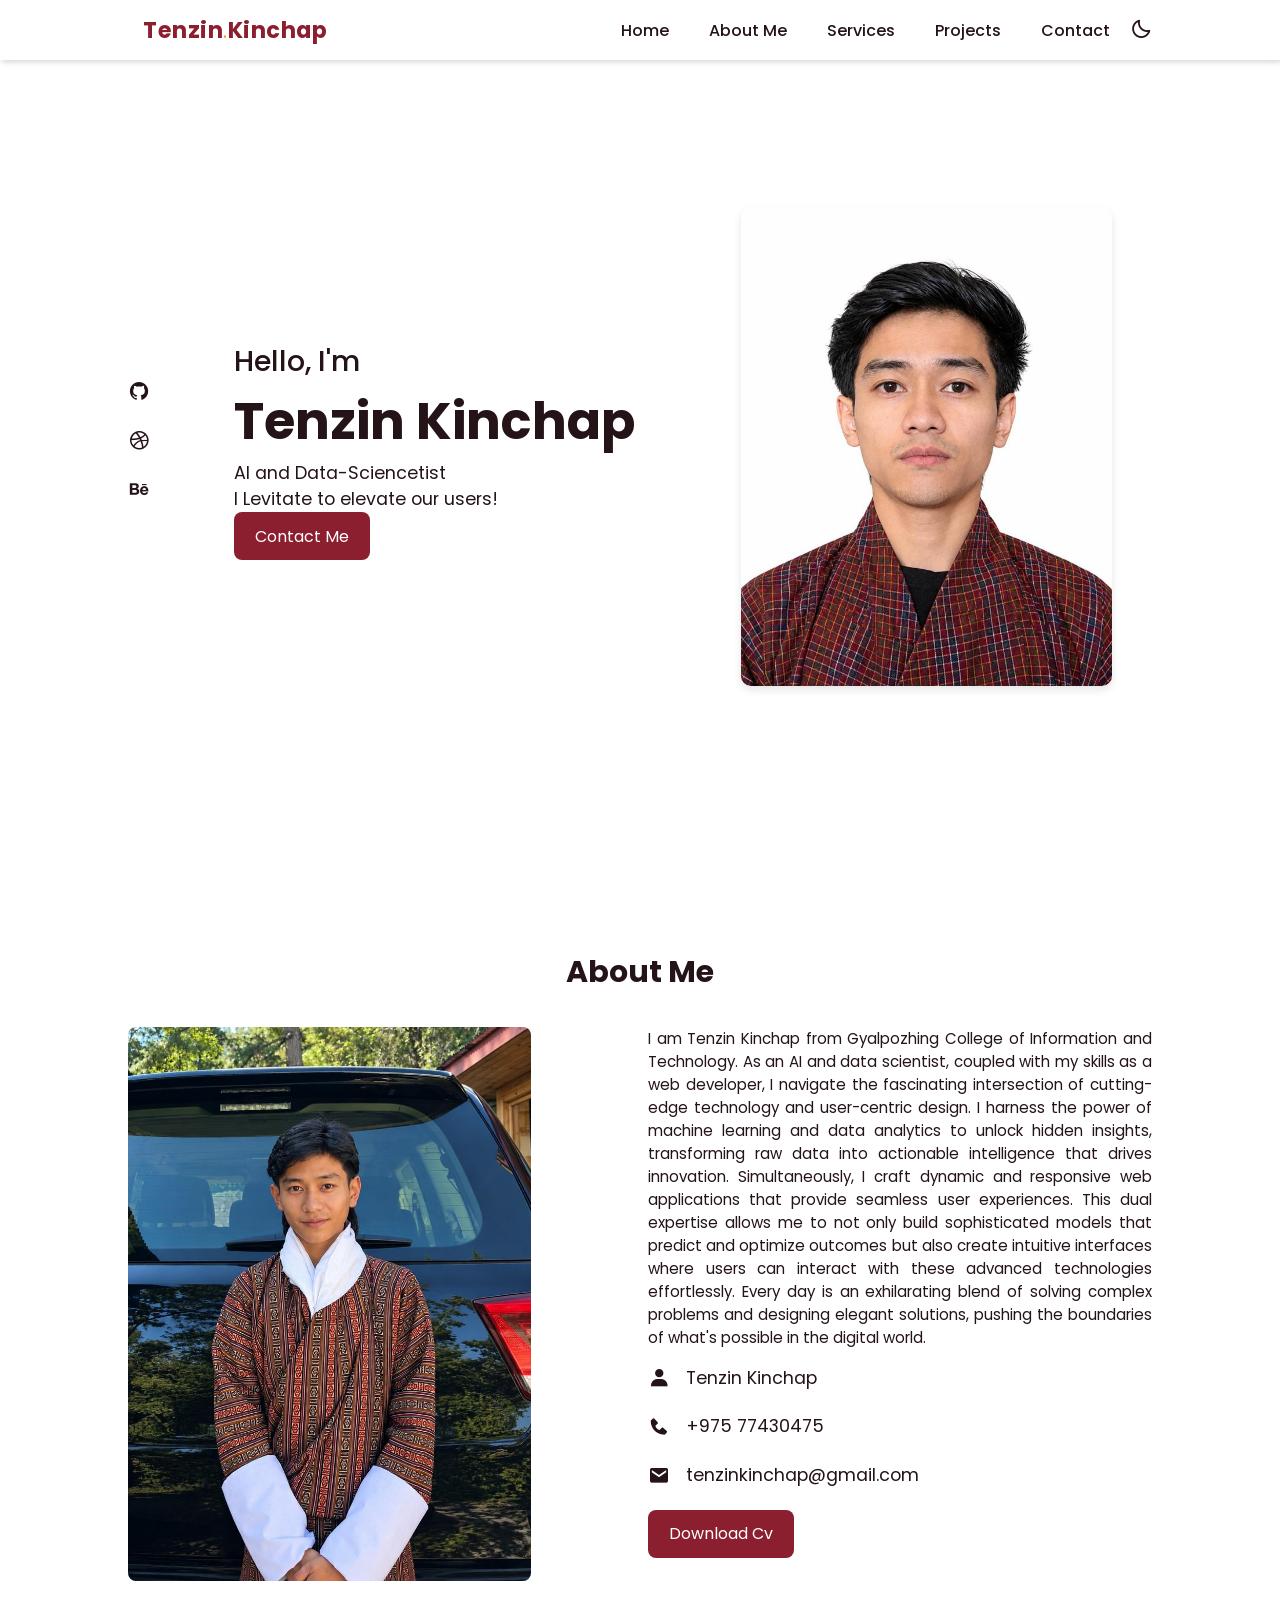
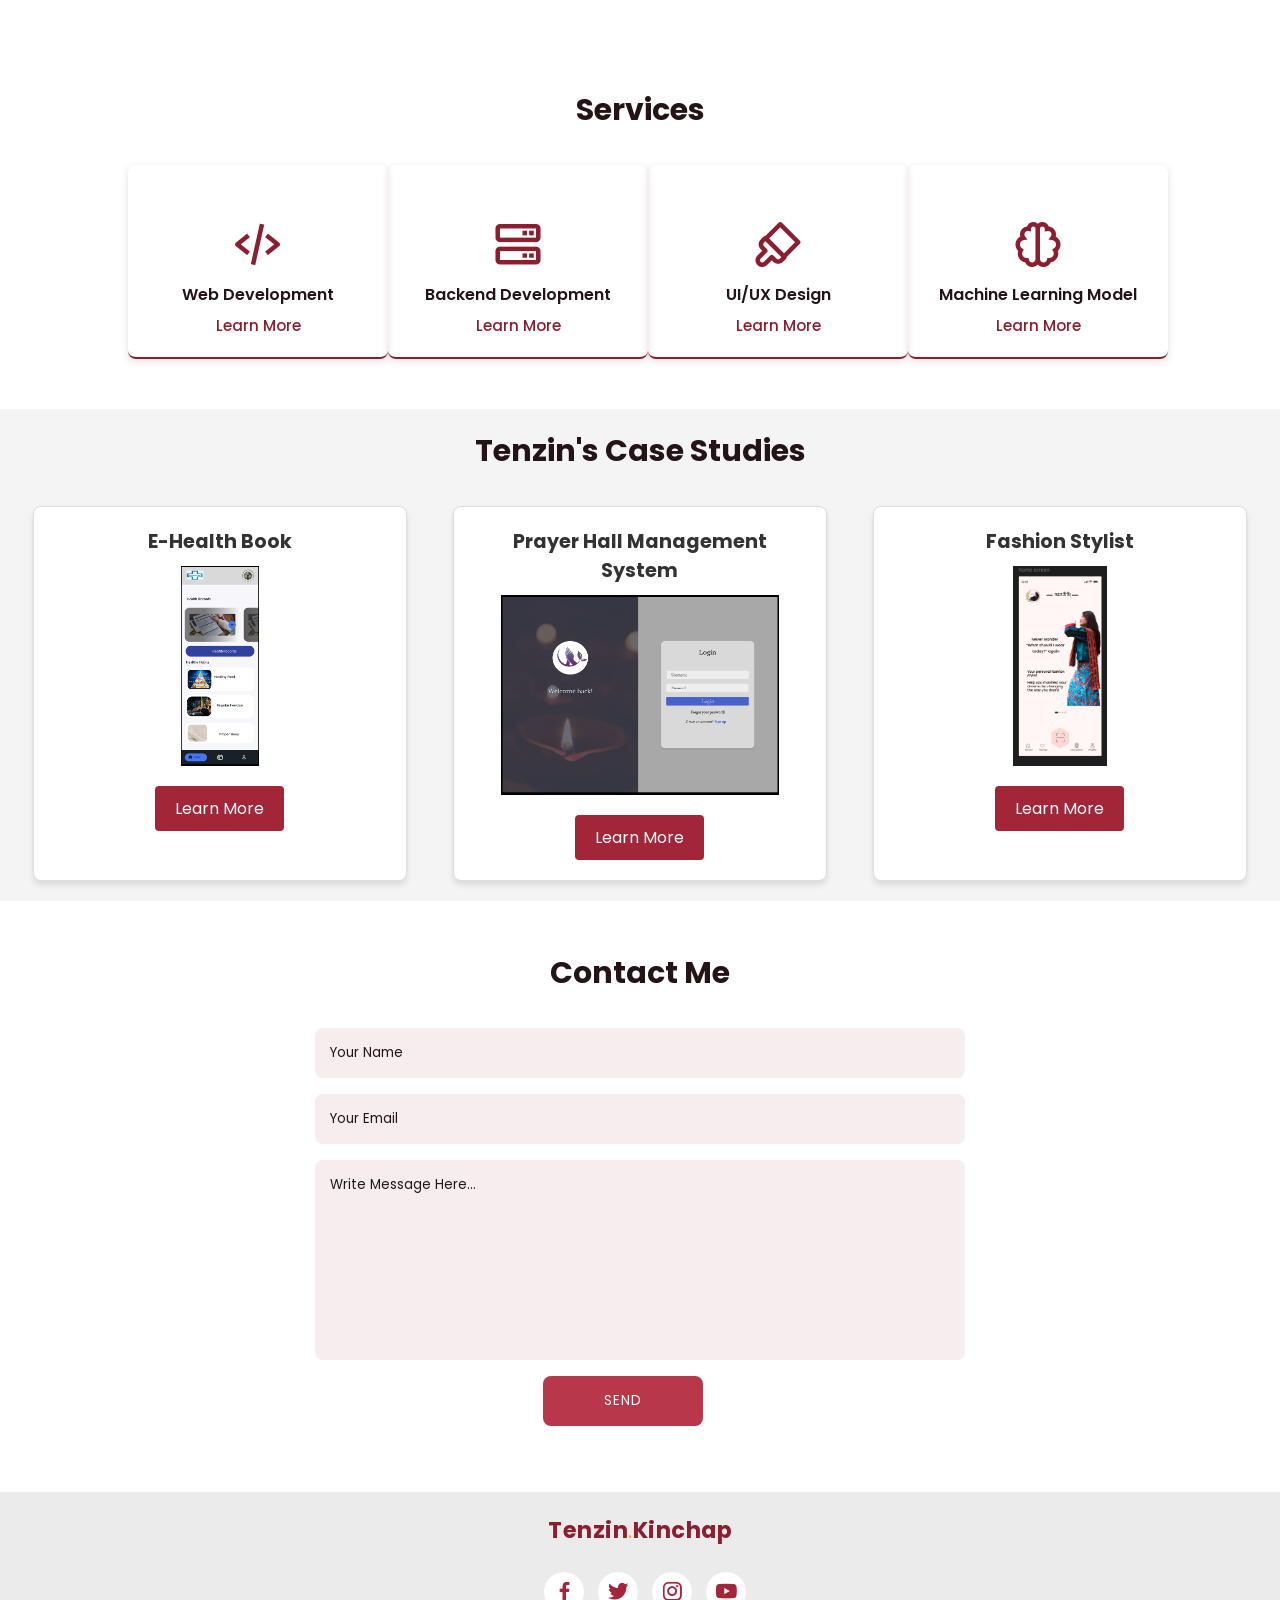
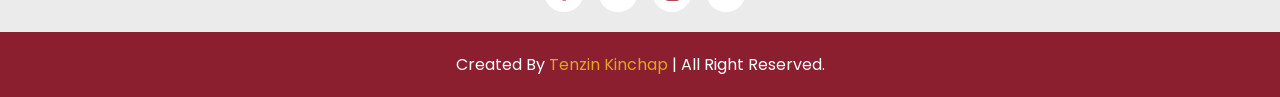
<file: my-cv/index.html>
<!DOCTYPE html>
<html lang="en">
  <head>
    <meta charset="UTF-8" />
    <meta http-equiv="X-UA-Compatible" content="IE=edge" />
    <meta name="viewport" content="width=device-width, initial-scale=1.0" />
    <title>Tenzin Kinchap | Portfolio</title>
    <!-- Link To CSS -->
    <link rel="stylesheet" href="./css/style.css" />
    <link rel="icon" href="../" />
    <!-- Box Icons -->
    <link
      rel="stylesheet"
      href="https://cdn.jsdelivr.net/npm/boxicons@latest/css/boxicons.min.css"
    />
  </head>
  <body>
    <!-- Navbar -->
    <header>
      <a href="index.html #home" class="logo">
        <span class="logo-text">Tenzin<span>.</span>Kinchap</span>
      </a>

      <div class="bx bx-menu" id="menu-icon"></div>

      <ul class="navbar">
        <li><a href="#home">Home</a></li>
        <li><a href="#about">About Me</a></li>
        <li><a href="#services">Services</a></li>
        <li><a href="#portfolio">Projects</a></li>
        <li><a href="#contact">Contact</a></li>
        <div class="bx bx-moon" id="darkmode"></div>
      </ul>
    </header>
    <!-- Home -->

    <section class="home" id="home">
      <div class="social">
        <a href="#"><i class="bx bxl-github"></i></a>
        <a href="#"><i class="bx bxl-dribbble"></i></a>
        <a href="#"><i class="bx bxl-behance"></i></a>
      </div>
      <div class="home-img">
        <img src="tenzin.jpg" alt="Tenzin Kinchap" />
      </div>
      <div class="home-text">
        <span>Hello, I'm</span>
        <h1>Tenzin Kinchap</h1>
        <h2>AI and Data-Sciencetist</h2>
        <h2>I Levitate to elevate our users!</h2>

        <a href="#contact" class="btn">Contact Me</a>
      </div>
    </section>
    <!-- About -->
    <section class="about" id="about">
      <div class="heading">
        <h2>About Me</h2>
      </div>
      <!-- About Content -->
      <div class="about-container">
        <div class="about-img">
          <img src="tenzin-about.jpg" alt="Tenzin Kinchap" />
        </div>
        <div class="about-text">
          <p>
            I am Tenzin Kinchap from Gyalpozhing College of Information and
            Technology. As an AI and data scientist, coupled with my skills as a
            web developer, I navigate the fascinating intersection of
            cutting-edge technology and user-centric design. I harness the power
            of machine learning and data analytics to unlock hidden insights,
            transforming raw data into actionable intelligence that drives
            innovation. Simultaneously, I craft dynamic and responsive web
            applications that provide seamless user experiences. This dual
            expertise allows me to not only build sophisticated models that
            predict and optimize outcomes but also create intuitive interfaces
            where users can interact with these advanced technologies
            effortlessly. Every day is an exhilarating blend of solving complex
            problems and designing elegant solutions, pushing the boundaries of
            what's possible in the digital world.
          </p>

          <div class="information">
            <!-- Box 1 -->
            <div class="info-box">
              <i class="bx bxs-user"></i>
              <span>Tenzin Kinchap</span>
            </div>
            <!-- Box 2 -->
            <div class="info-box">
              <i class="bx bxs-phone"></i>
              <span>+975 77430475</span>
            </div>
            <!-- Box 3 -->
            <div class="info-box">
              <i class="bx bxs-envelope"></i>
              <span>tenzinkinchap@gmail.com</span>
            </div>
          </div>
          <a href="#" class="btn">Download Cv</a>
        </div>
      </div>
    </section>
    <!-- Skills -->

    <!-- Services -->
    <section class="services" id="services">
      <div class="heading">
        <h2>Services</h2>
      </div>
      <div class="services-content">
        <!-- Box 1 -->
        <div class="services-box">
          <i class="bx bx-code-alt"></i>
          <h3>Web Development</h3>
          <a href="#">Learn More</a>
        </div>
        <!-- Box 2 -->
        <div class="services-box">
          <i class="bx bx-server"></i>
          <h3>Backend Development</h3>
          <a href="#">Learn More</a>
        </div>
        <!-- Box 3 -->
        <div class="services-box">
          <i class="bx bx-brush"></i>
          <h3>UI/UX Design</h3>
          <a href="#">Learn More</a>
        </div>

        <div class="services-box">
          <i class="bx bx-brain"></i>
          <h3>Machine Learning Model</h3>
          <a href="#">Learn More</a>
        </div>
      </div>
    </section>
    <!-- Portfolio -->
    <section class="portfolio" id="portfolio">
      <div class="heading">
        <h2>Tenzin's Case Studies</h2>
      </div>
      <div class="portfolio-content">
        <div class="portfolio-img">
          <h3>E-Health Book</h3>
          <img src="1.png" />
          <a href="caseStudy1.html">Learn More</a>
        </div>
        <div class="portfolio-img">
          <h3>Prayer Hall Management System</h3>
          <img src="p1.png" />
          <a href="caseStudy2.html">Learn More</a>
        </div>
        <div class="portfolio-img">
          <h3>Fashion Stylist</h3>
          <img src="f8 (2).png" />
          <a href="caseStudy3.html">Learn More</a>
        </div>
      </div>
    </section>
    <!-- Contact -->
    <section class="contact" id="contact">
      <div class="heading">
        <h2>Contact Me</h2>
      </div>
      <div class="contact-form">
        <form action="">
          <input type="text" placeholder="Your Name" />
          <input type="email" name="" id="" placeholder="Your Email" />
          <textarea
            name=""
            id=""
            cols="30"
            rows="10"
            placeholder="Write Message Here..."
          ></textarea>
          <input type="button" value="Send" class="contact-button" />
        </form>
      </div>
    </section>
    <!-- Footer -->
    <div class="footer">
      <h2><span class="logo-text">Tenzin<span>.</span>Kinchap</span></h2>
      <div class="footer-social">
        <a href="#"><i class="bx bxl-facebook"></i></a>
        <a href="#"><i class="bx bxl-twitter"></i></a>
        <a href="#"><i class="bx bxl-instagram"></i></a>
        <a href="#"><i class="bx bxl-youtube"></i></a>
      </div>
    </div>
    <!-- Copyright -->
    <div class="copyright">
      <p>Created By <a href="">Tenzin Kinchap</a> | All Right Reserved.</p>
    </div>

    <!-- Link To JS -->
    <script src="./js/script.js"></script>
  </body>
</html>
</file>
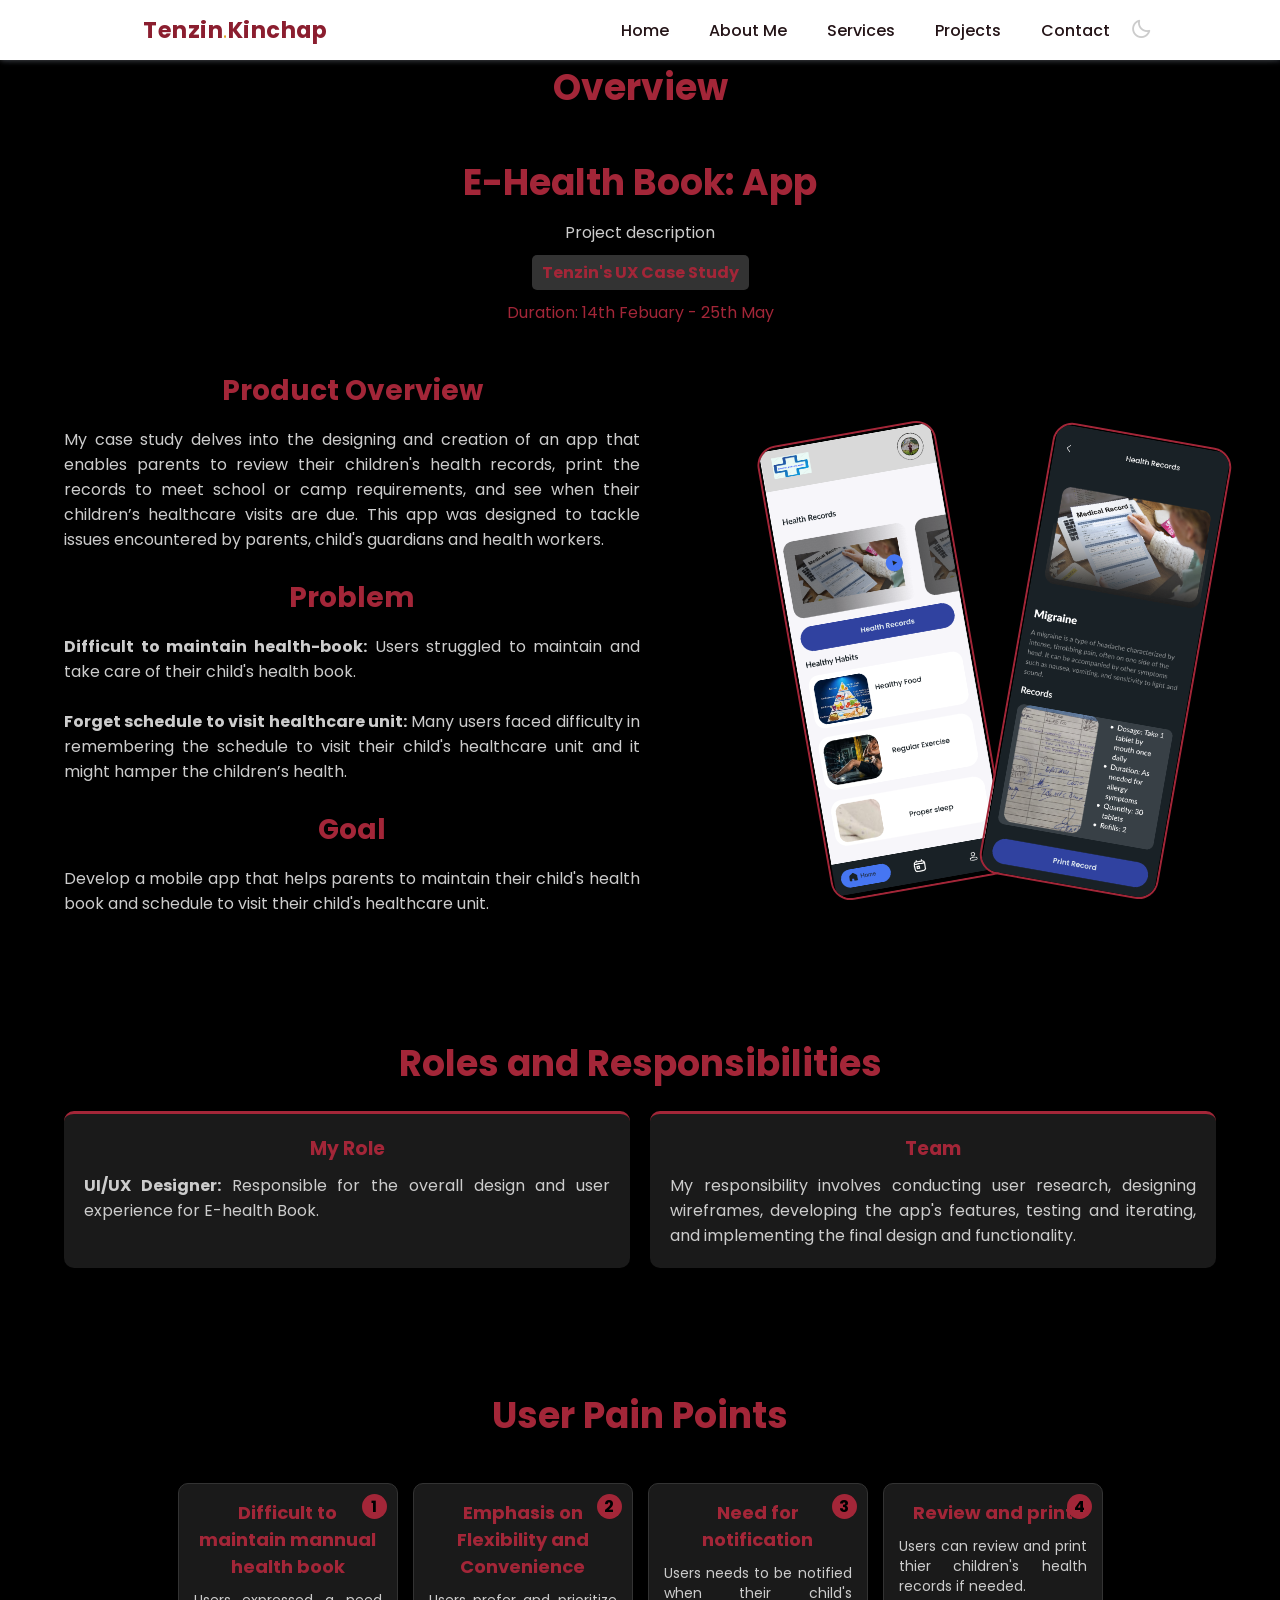
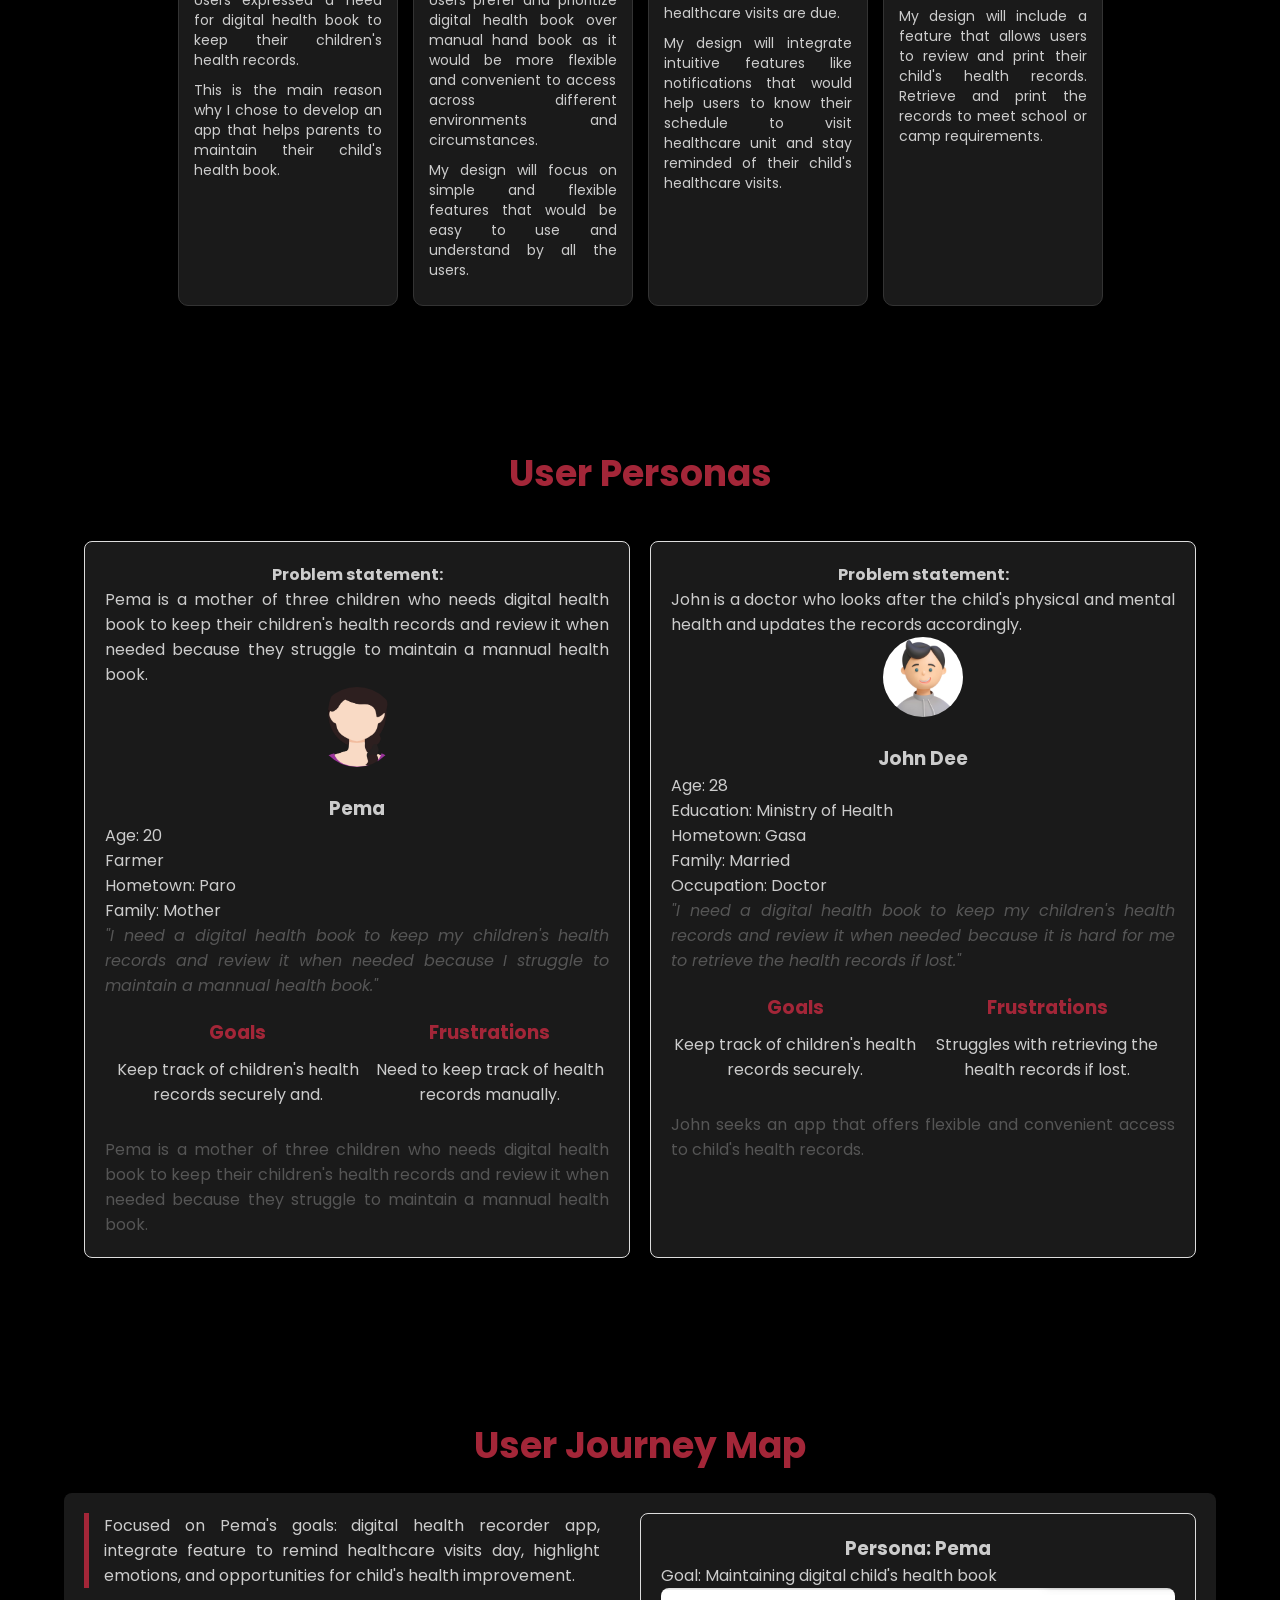
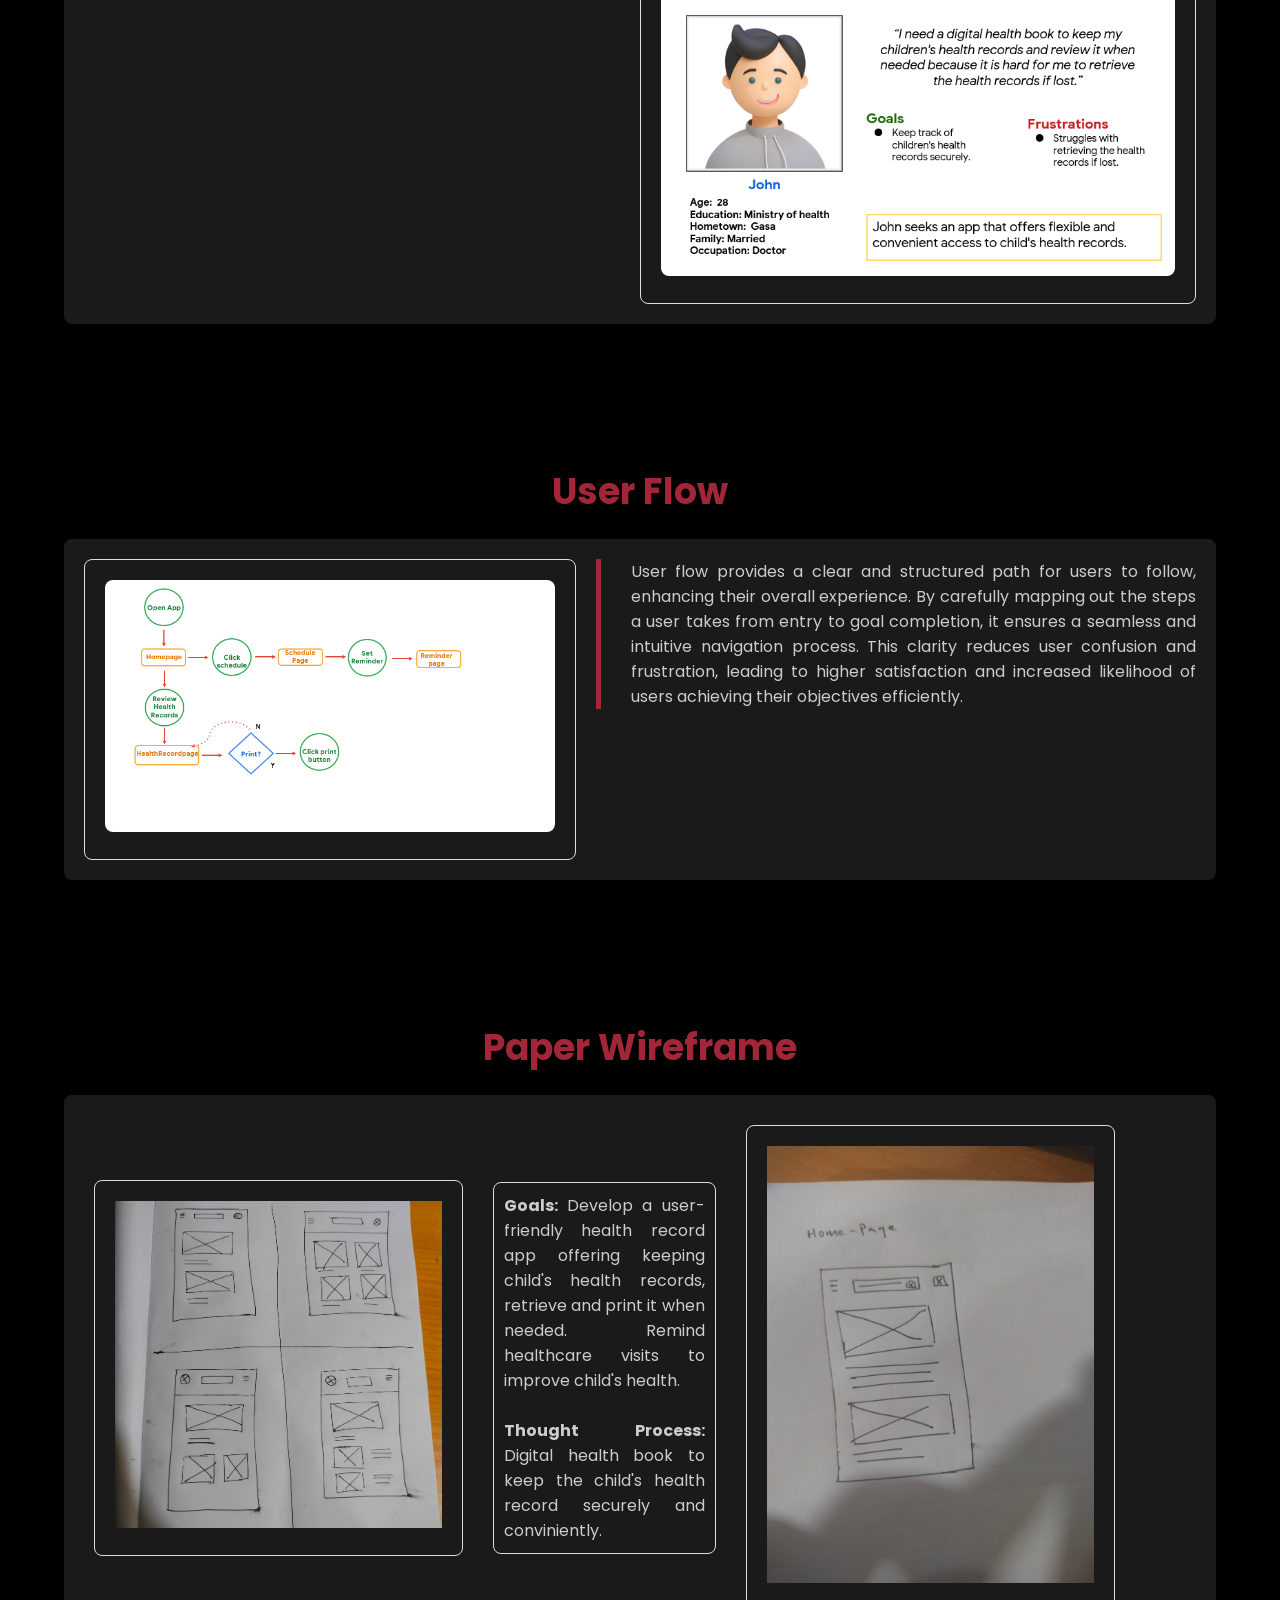
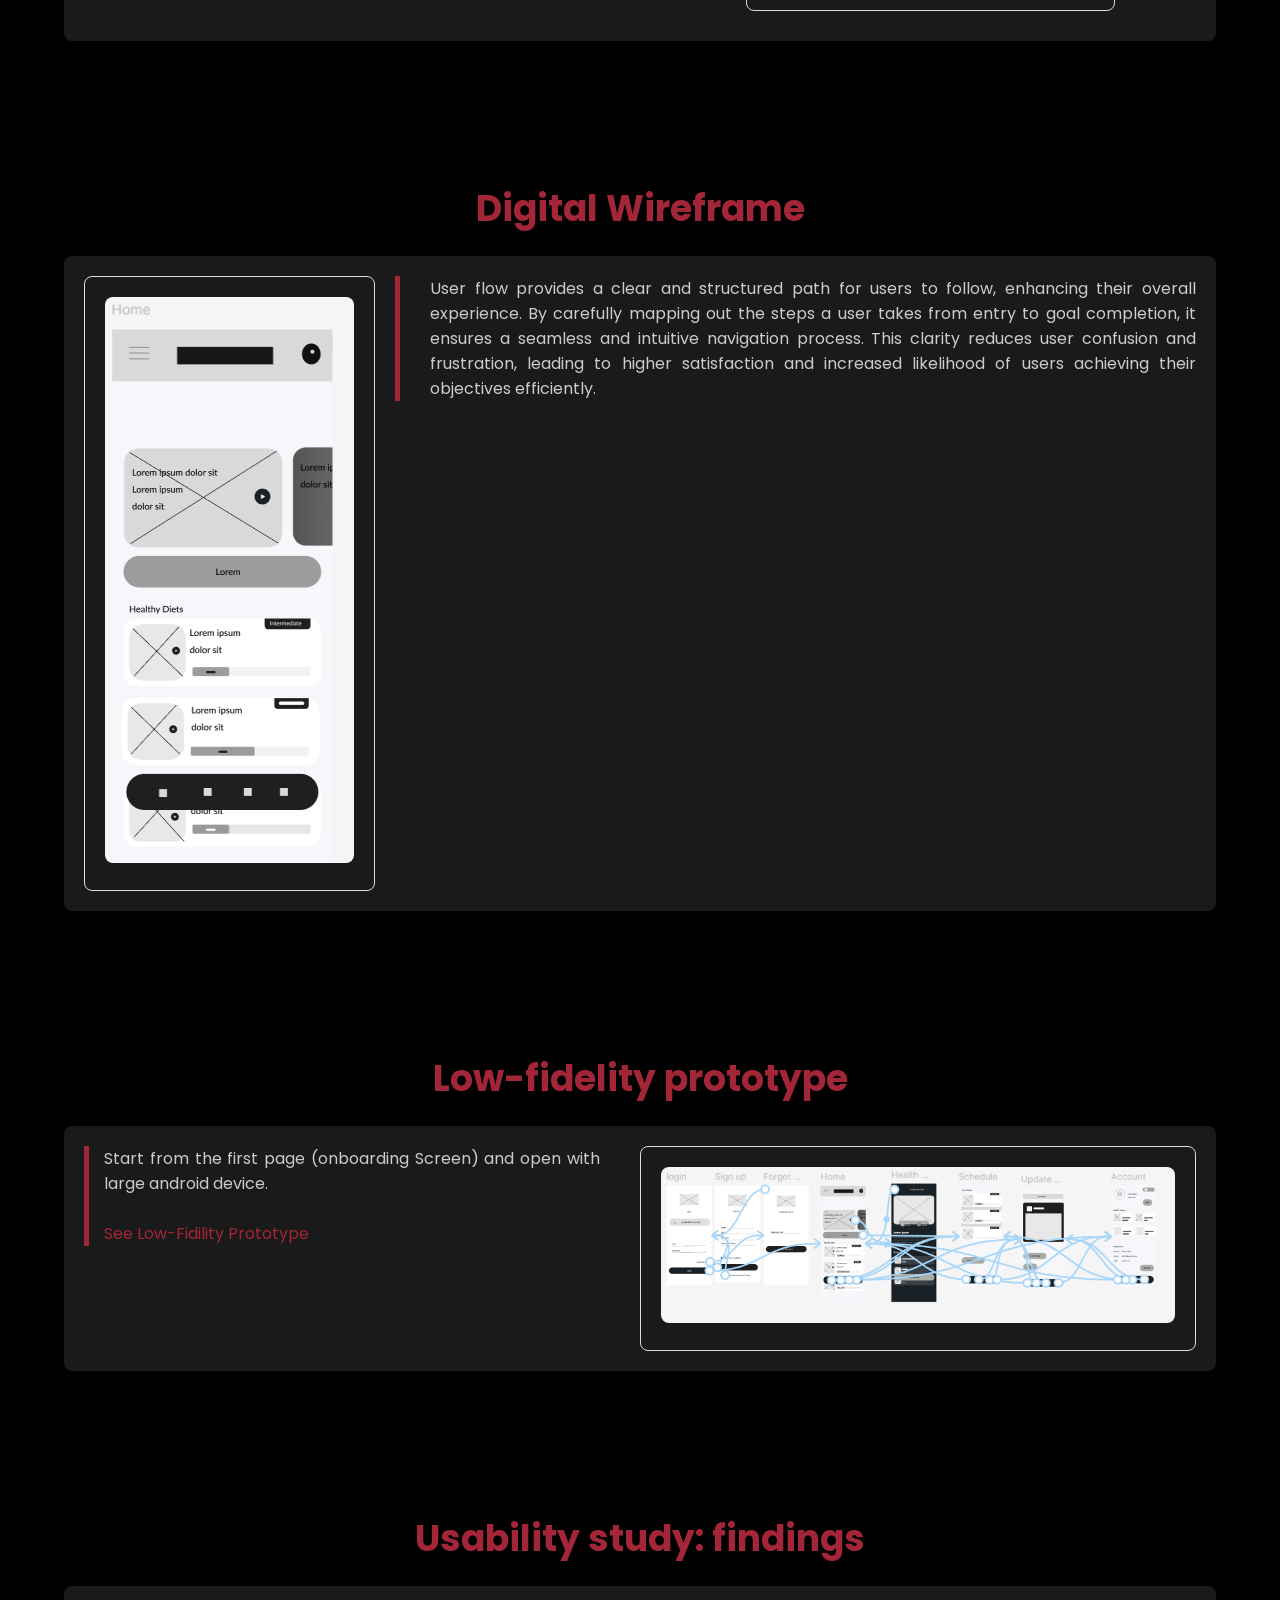
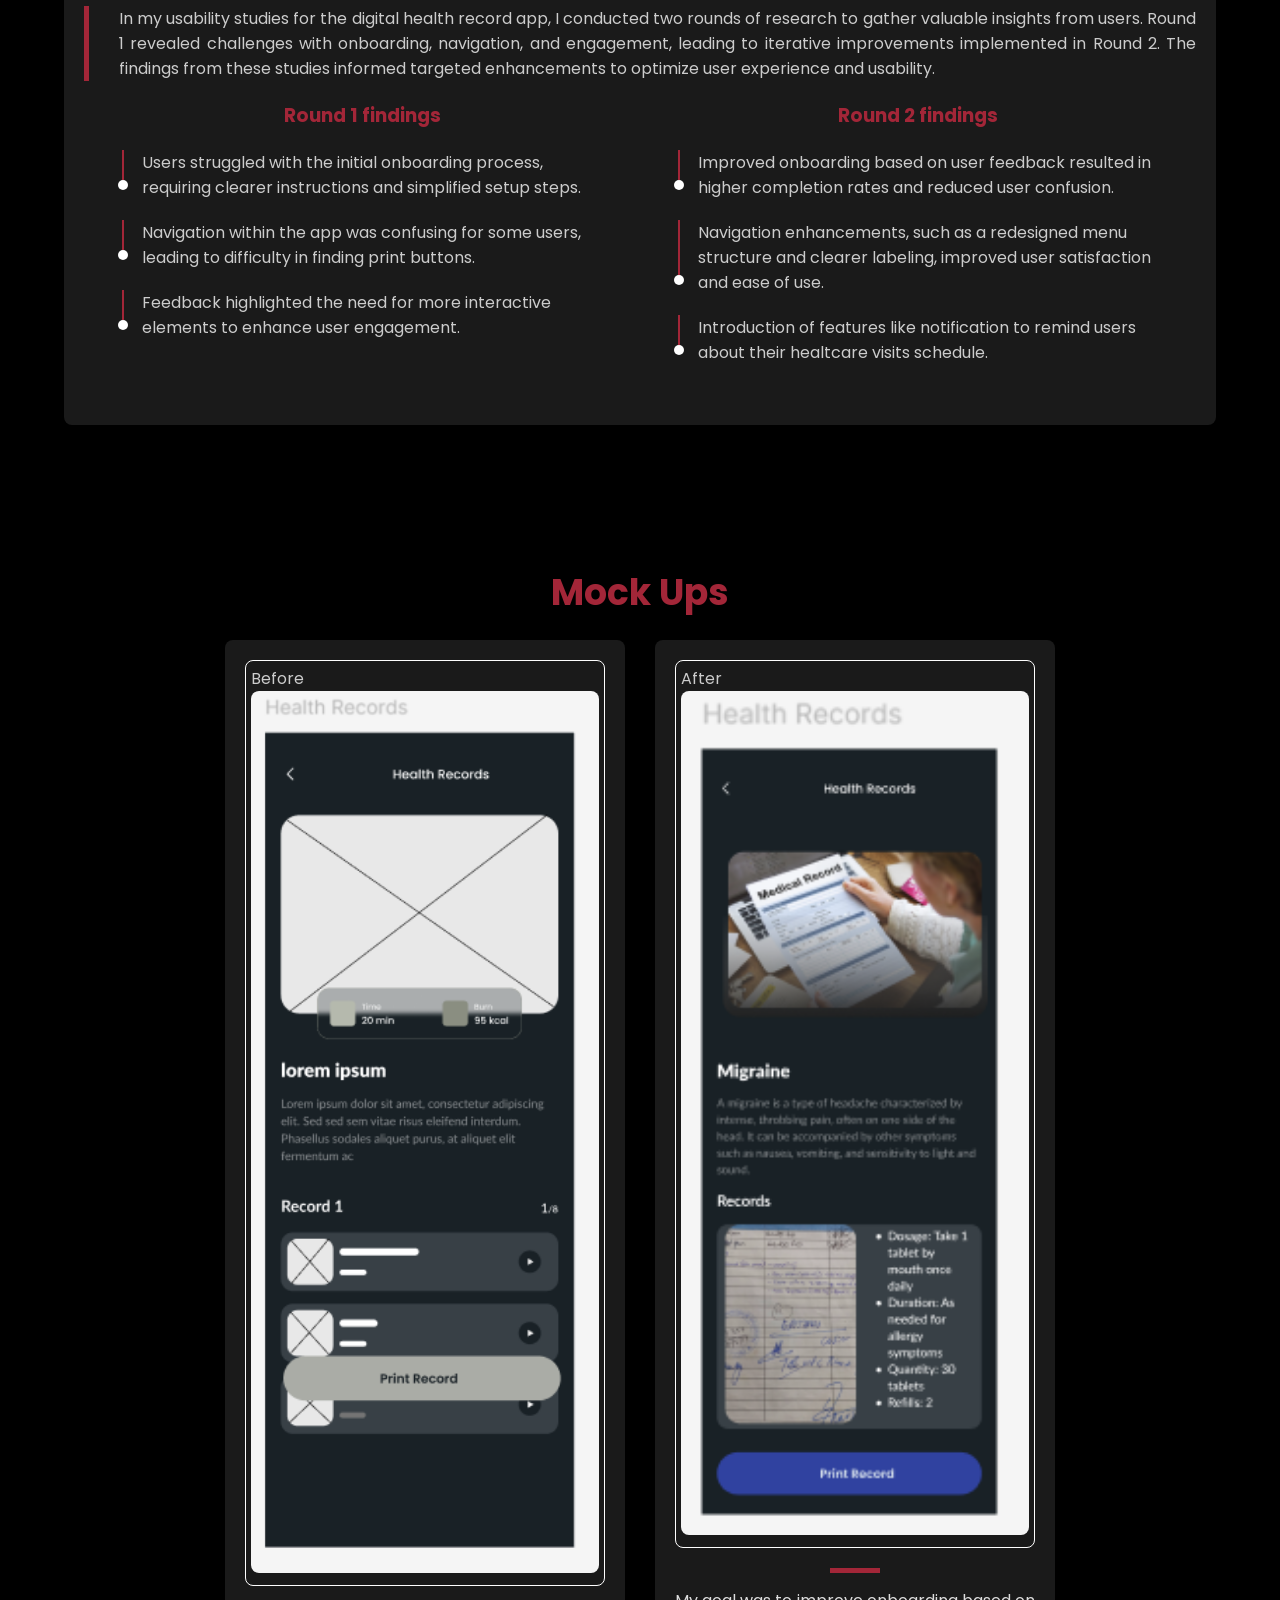
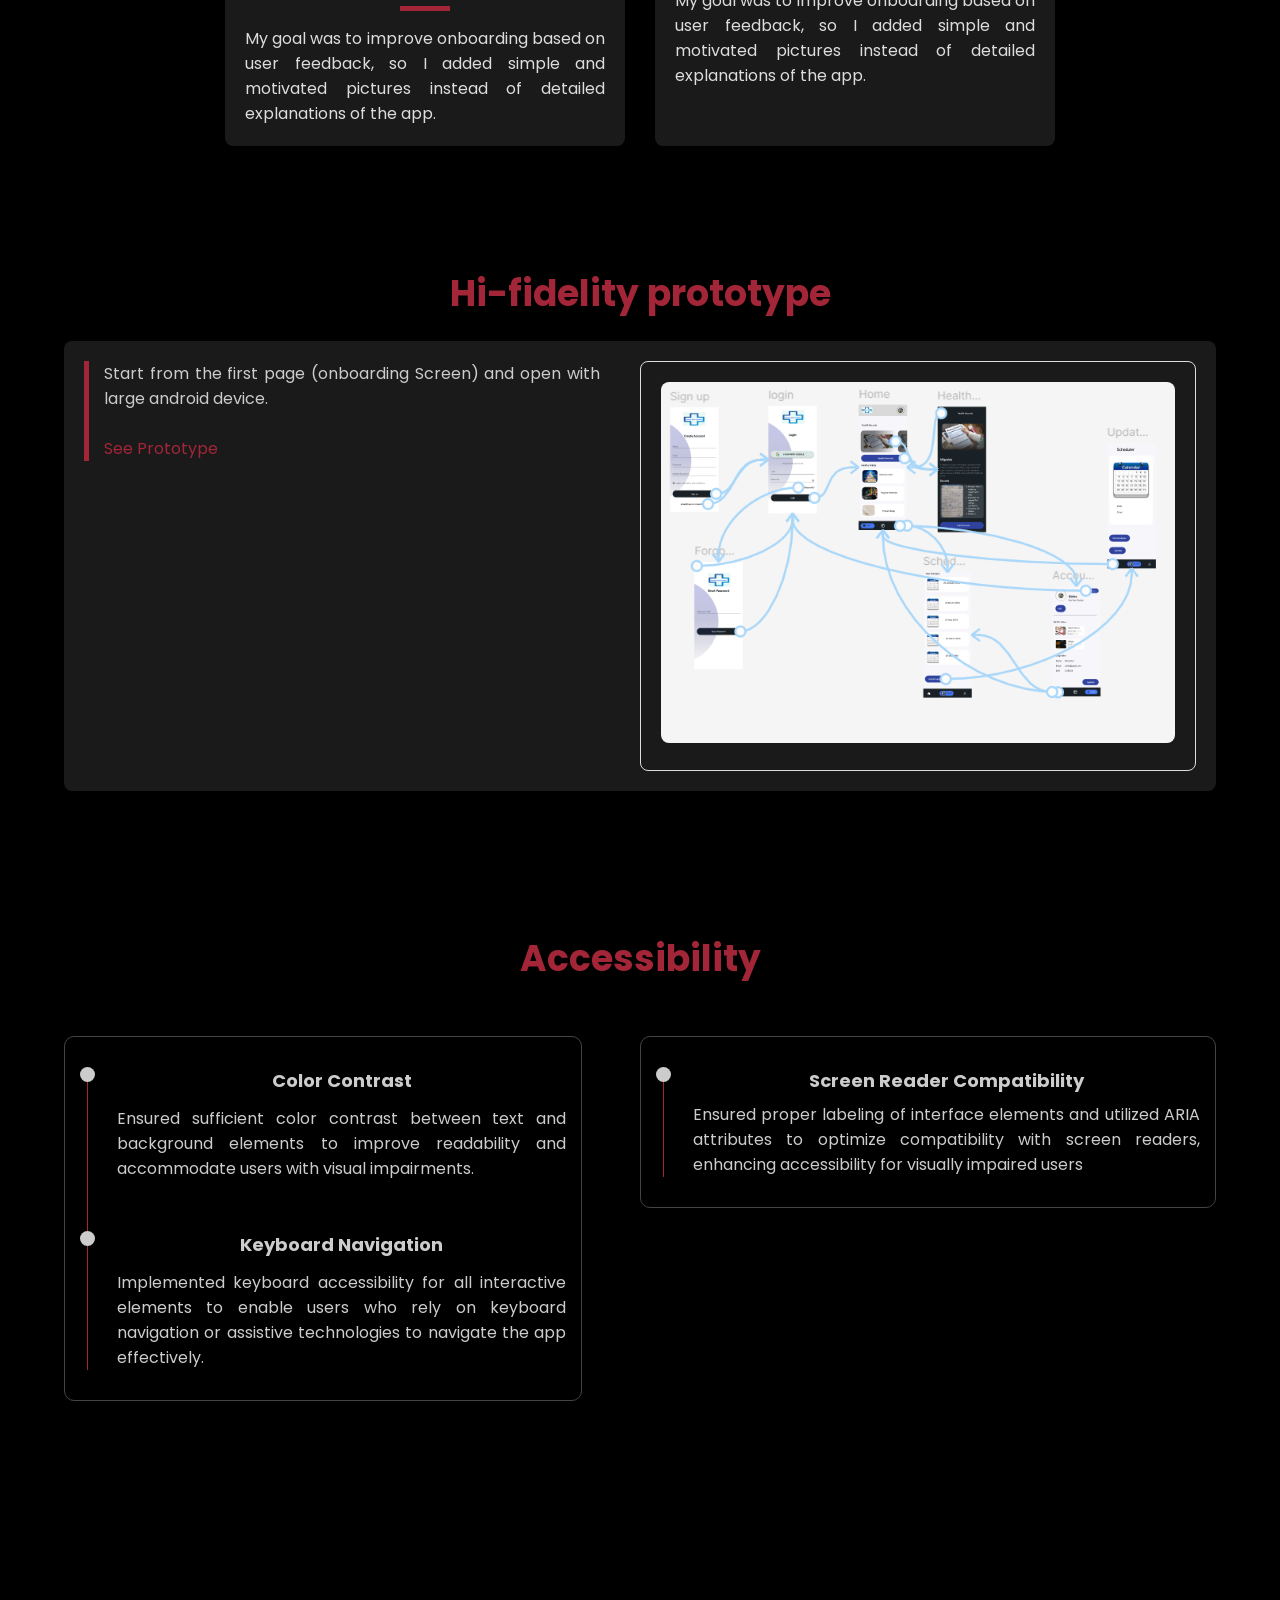
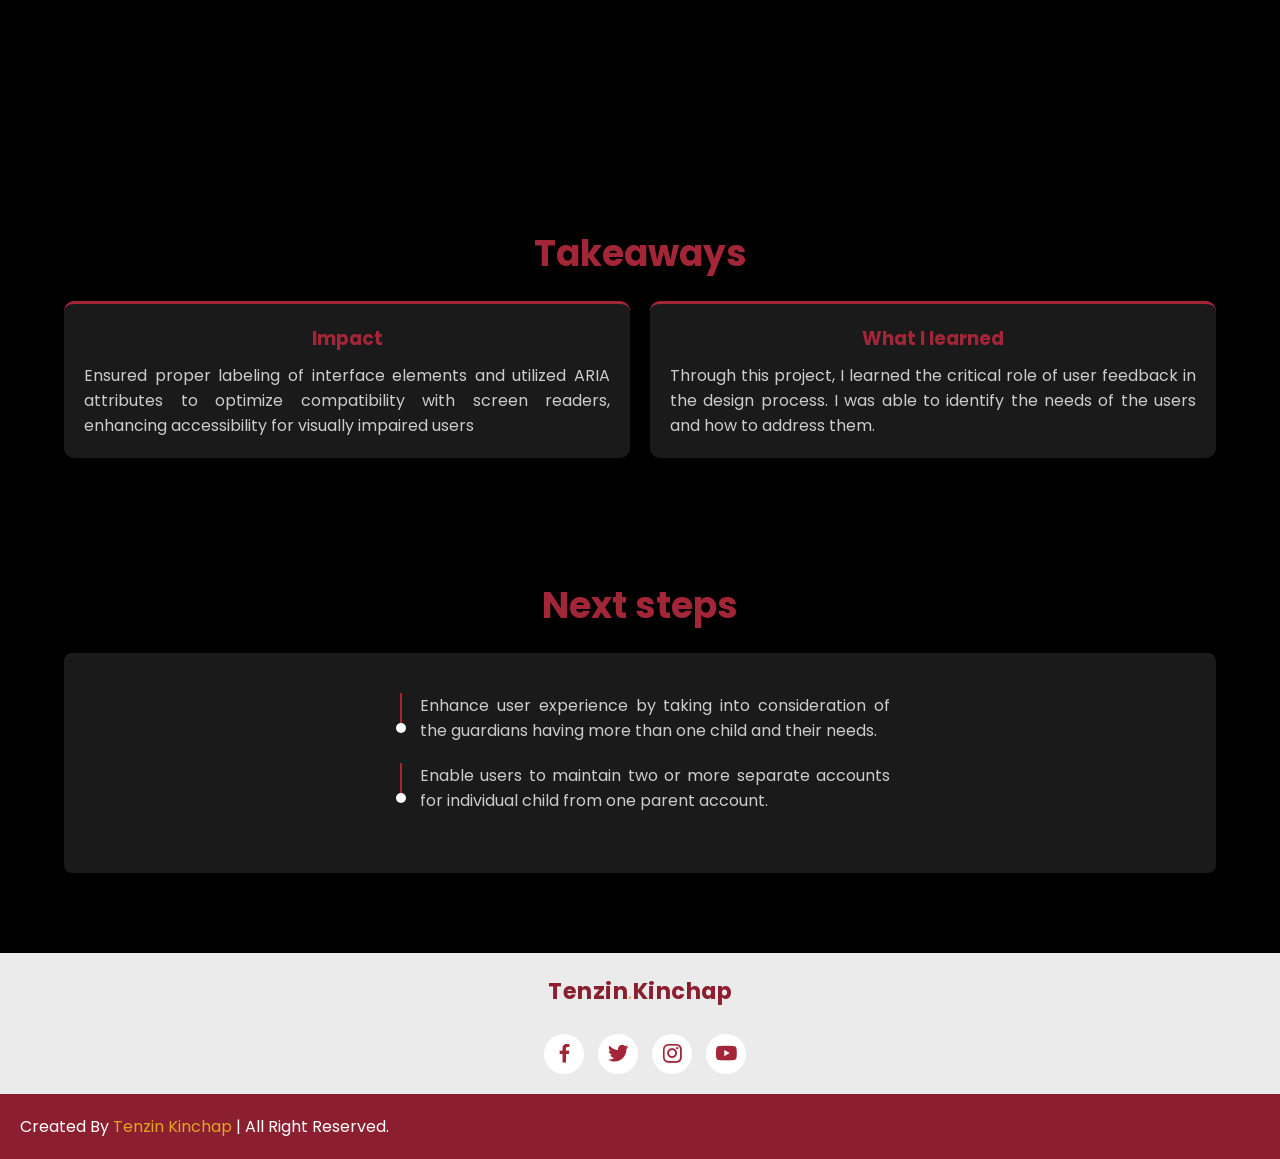
<file: my-cv/caseStudy1.html>
<!DOCTYPE html>
<html lang="en">
  <head>
    <meta charset="UTF-8" />
    <meta http-equiv="X-UA-Compatible" content="IE=edge" />
    <meta name="viewport" content="width=device-width, initial-scale=1.0" />
    <title>E-Health Book | Tenzin's Case Study</title>
    <!-- Link To CSS -->
    <link rel="stylesheet" href="./css/style.css" />
    <link rel="stylesheet" href="CaseStudy.css" />
    <link rel="icon" href="../" />
    <!-- Box Icons -->
    <link
      rel="stylesheet"
      href="https://cdn.jsdelivr.net/npm/boxicons@latest/css/boxicons.min.css"
    />
  </head>
  <body>
    <!-- Navbar -->
    <header>
      <a href="index.html #home" class="logo">
        <span class="logo-text">Tenzin<span>.</span>Kinchap</span>
      </a>

      <div class="bx bx-menu" id="menu-icon"></div>

      <ul class="navbar">
        <li><a href="index.html #home">Home</a></li>
        <li><a href="index.html #about">About Me</a></li>
        <li><a href="index.html #services">Services</a></li>
        <li><a href="index.html #portfolio">Projects</a></li>
        <li><a href="index.html #contact">Contact</a></li>
        <div class="bx bx-moon" id="darkmode"></div>
      </ul>
    </header>
    <!-- Home -->
    <nav>
      <a href="javascript:history.back()" class="back-icon">← Go Back</a>
    </nav>

    <div class="section overview parallax">
      <div class="content">
        <h2>Overview</h2>
        <div class="journey-map-container">
          <div class="journey-map-header">
            <h1>E-Health Book: App</h1>
            <p>Project description</p>
            <p class="ux-case-study">Tenzin's UX Case Study</p>
            <p class="duration">Duration: 14th Febuary - 25th May</p>
          </div>
          <div class="journey-map-content">
            <div class="journey-map-text">
              <h2>Product Overview</h2>
              <p>
                My case study delves into the designing and creation of an app
                that enables parents to review their children's health records,
                print the records to meet school or camp requirements, and see
                when their children’s healthcare visits are due. This app was
                designed to tackle issues encountered by parents, child's
                guardians and health workers.
              </p>
              <br />
              <h2>Problem</h2>
              <p class="problem">
                <strong>Difficult to maintain health-book:</strong> Users
                struggled to maintain and take care of their child's health
                book.
              </p>
              <br />
              <p class="problem">
                <strong>Forget schedule to visit healthcare unit:</strong> Many
                users faced difficulty in remembering the schedule to visit
                their child's healthcare unit and it might hamper the children’s
                health.
              </p>
              <br />

              <h2>Goal</h2>
              <p>
                Develop a mobile app that helps parents to maintain their
                child's health book and schedule to visit their child's
                healthcare unit.
              </p>
            </div>
            <div class="journey-map-phones">
              <img src="1.png" alt="Phone 1" class="phone phone-left" />
              <img src="2.png" alt="Phone 2" class="phone phone-right" />
            </div>
          </div>
        </div>
      </div>
    </div>
    <div class="section roles parallax">
      <div class="content">
        <h2>Roles and Responsibilities</h2>
        <div class="card-role">
          <div class="role-card">
            <h3>My Role</h3>
            <p>
              <strong>UI/UX Designer:</strong> Responsible for the overall
              design and user experience for E-health Book.
            </p>
          </div>
          <div class="role-card">
            <h3>Team</h3>
            <p>
              My responsibility involves conducting user research, designing
              wireframes, developing the app's features, testing and iterating,
              and implementing the final design and functionality.
            </p>
          </div>
        </div>
      </div>
    </div>

    <div class="section roles parallax">
      <div class="content">
        <h2>User Pain Points</h2>
        <div class="cards-container">
          <div class="card-persona">
            <div class="card-number">1</div>
            <h3>Difficult to maintain mannual health book</h3>
            <p>
              Users expressed a need for digital health book to keep their
              children's health records.
            </p>
            <p>
              This is the main reason why I chose to develop an app that helps
              parents to maintain their child's health book.
            </p>
          </div>
          <div class="card-persona">
            <div class="card-number">2</div>
            <h3>Emphasis on Flexibility and Convenience</h3>
            <p>
              Users prefer and prioritize digital health book over manual hand
              book as it would be more flexible and convenient to access across
              different environments and circumstances.
            </p>
            <p>
              My design will focus on simple and flexible features that would be
              easy to use and understand by all the users.
            </p>
          </div>
          <div class="card-persona">
            <div class="card-number">3</div>
            <h3>Need for notification</h3>
            <p>
              Users needs to be notified when their child's healthcare visits
              are due.
            </p>
            <p>
              My design will integrate intuitive features like notifications
              that would help users to know their schedule to visit healthcare
              unit and stay reminded of their child's healthcare visits.
            </p>
          </div>
          <div class="card-persona">
            <div class="card-number">4</div>
            <h3>Review and print</h3>
            <p>
              Users can review and print thier children's health records if
              needed.
            </p>
            <p>
              My design will include a feature that allows users to review and
              print their child's health records. Retrieve and print the records
              to meet school or camp requirements.
            </p>
          </div>
        </div>
      </div>
    </div>

    <div class="section roles parallax">
      <div class="content">
        <h2>User Personas</h2>
        <div class="user-persona-container">
          <div class="user-persona-row">
            <div class="user-persona-card">
              <div class="problem-statement">
                <div class="vertical-line"></div>
                <div class="problem-text">
                  <strong>Problem statement:</strong>
                  <p>
                    Pema is a mother of three children who needs digital health
                    book to keep their children's health records and review it
                    when needed because they struggle to maintain a mannual
                    health book.
                  </p>
                </div>
              </div>
              <div class="user-image">
                <img src="Pema.png" alt="User Image 1" />
              </div>
              <div class="user-details">
                <h3>Pema</h3>
                <p>
                  Age: 20<br />Farmer<br />Hometown: Paro<br />Family: Mother
                </p>
                <blockquote>
                  <p>
                    "I need a digital health book to keep my children's health
                    records and review it when needed because I struggle to
                    maintain a mannual health book."
                  </p>
                </blockquote>
                <div class="goals-frustrations">
                  <div class="goals">
                    <h3>Goals</h3>
                    <ul>
                      <li>
                        Keep track of children's health records securely and.
                      </li>
                    </ul>
                  </div>
                  <div class="frustrations">
                    <h3>Frustrations</h3>
                    <ul>
                      <li>Need to keep track of health records manually.</li>
                    </ul>
                  </div>
                </div>
                <div class="summary">
                  <p>
                    Pema is a mother of three children who needs digital health
                    book to keep their children's health records and review it
                    when needed because they struggle to maintain a mannual
                    health book.
                  </p>
                </div>
              </div>
            </div>
            <div class="user-persona-card">
              <div class="problem-statement">
                <div class="vertical-line"></div>
                <div class="problem-text">
                  <strong>Problem statement:</strong>
                  <p>
                    John is a doctor who looks after the child's physical and
                    mental health and updates the records accordingly.
                  </p>
                </div>
              </div>
              <div class="user-image">
                <img src="John.jpg" alt="User Image 2" />
              </div>
              <div class="user-details">
                <h3>John Dee</h3>
                <p>
                  Age: 28<br />Education: Ministry of Health<br />Hometown:
                  Gasa<br />Family: Married<br />Occupation: Doctor
                </p>
                <blockquote>
                  <p>
                    "I need a digital health book to keep my children's health
                    records and review it when needed because it is hard for me
                    to retrieve the health records if lost."
                  </p>
                </blockquote>
                <div class="goals-frustrations">
                  <div class="goals">
                    <h3>Goals</h3>
                    <ul>
                      <li>Keep track of children's health records securely.</li>
                    </ul>
                  </div>
                  <div class="frustrations">
                    <h3>Frustrations</h3>
                    <ul>
                      <li>
                        Struggles with retrieving the health records if lost.
                      </li>
                    </ul>
                  </div>
                </div>
                <div class="summary">
                  <p>
                    John seeks an app that offers flexible and convenient access
                    to child's health records.
                  </p>
                </div>
              </div>
            </div>
          </div>
        </div>
      </div>
    </div>

    <div class="section roles parallax">
      <div class="content">
        <h2>User Journey Map</h2>
        <div class="journeymap-container">
          <div class="journeymap-content">
            <div class="journeymap-text">
              <p>
                Focused on Pema's goals: digital health recorder app, integrate
                feature to remind healthcare visits day, highlight emotions, and
                opportunities for child's health improvement.
              </p>
            </div>
            <div class="journeymap-card">
              <h3>Persona: Pema</h3>
              <p>Goal: Maintaining digital child's health book</p>
              <div class="journeymap-image">
                <img src="personas1.png" alt="User Journey Map" />
              </div>
            </div>
          </div>
        </div>
      </div>
    </div>

    <div class="section user-flow parallax">
      <div class="content">
        <h2 class="userflow-section-title">User Flow</h2>
        <div class="userflow-container">
          <div class="userflow-content">
            <div class="userflow-card">
              <div class="userflow-image">
                <img src="userflow1.png" alt="User Flow" />
              </div>
            </div>
            <div class="userflow-text">
              <p>
                User flow provides a clear and structured path for users to
                follow, enhancing their overall experience. By carefully mapping
                out the steps a user takes from entry to goal completion, it
                ensures a seamless and intuitive navigation process. This
                clarity reduces user confusion and frustration, leading to
                higher satisfaction and increased likelihood of users achieving
                their objectives efficiently.
              </p>
            </div>
          </div>
        </div>
      </div>
    </div>

    <div class="section user-flow parallax">
      <div class="content">
        <h2>Paper Wireframe</h2>
        <div class="paper-container">
          <div class="paper-content">
            <div class="paper-card left-card">
              <div class="paper-card-image">
                <img src="1.1.jpg" alt="User Flow" />
              </div>
            </div>
            <div class="paper-text">
              <p>
                <strong>Goals: </strong>Develop a user-friendly health record
                app offering keeping child's health records, retrieve and print
                it when needed. Remind healthcare visits to improve child's
                health.
              </p>
              <br />
              <p>
                <strong>Thought Process:</strong> Digital health book to keep
                the child's health record securely and conviniently.
              </p>
            </div>
            <div class="paper-card right-card">
              <div class="paper-card-image">
                <img src="1.2.jpg" alt="User Flow" />
              </div>
            </div>
          </div>
        </div>
      </div>
    </div>

    <div class="section user-flow parallax">
      <div class="content">
        <h2 class="userflow-section-title">Digital Wireframe</h2>
        <div class="userflow-container">
          <div class="userflow-content">
            <div class="userflow-card">
              <div class="userflow-image">
                <img src="1.3.png" alt="User Flow" />
              </div>
            </div>
            <div class="userflow-text">
              <p>
                User flow provides a clear and structured path for users to
                follow, enhancing their overall experience. By carefully mapping
                out the steps a user takes from entry to goal completion, it
                ensures a seamless and intuitive navigation process. This
                clarity reduces user confusion and frustration, leading to
                higher satisfaction and increased likelihood of users achieving
                their objectives efficiently.
              </p>
            </div>
          </div>
        </div>
      </div>
    </div>

    <div class="section roles parallax">
      <div class="content">
        <h2>Low-fidelity prototype</h2>
        <div class="journeymap-container">
          <div class="journeymap-content">
            <div class="journeymap-text">
              <p>
                Start from the first page (onboarding Screen) and open with
                large android device.
              </p>
              <br />
              <p class="hifi">
                <a
                  href="https://www.figma.com/proto/g9mjNFgc3zgIlFQOPsaQtw/Wire-frame?node-id=21-95&t=PSDo9oLHxXFP81jp-1"
                  target="_blank"
                  >See Low-Fidility Prototype</a
                >
              </p>
            </div>
            <div class="journeymap-card">
              <div class="journeymap-image">
                <img src="1.4.png" alt="User Journey Map" />
              </div>
            </div>
          </div>
        </div>
      </div>
    </div>

    <div class="section roles parallax">
      <div class="content">
        <h2>Usability study: findings</h2>
        <div class="findings-section">
          <div class="content-finding">
            <p class="intro-text">
              In my usability studies for the digital health record app, I
              conducted two rounds of research to gather valuable insights from
              users. Round 1 revealed challenges with onboarding, navigation,
              and engagement, leading to iterative improvements implemented in
              Round 2. The findings from these studies informed targeted
              enhancements to optimize user experience and usability.
            </p>
            <div class="findings-container">
              <div class="round-findings">
                <h3>Round 1 findings</h3>
                <ul>
                  <li>
                    <div class="line"></div>
                    Users struggled with the initial onboarding process,
                    requiring clearer instructions and simplified setup steps.
                  </li>
                  <li>
                    <div class="line"></div>
                    Navigation within the app was confusing for some users,
                    leading to difficulty in finding print buttons.
                  </li>
                  <li>
                    <div class="line"></div>
                    Feedback highlighted the need for more interactive elements
                    to enhance user engagement.
                  </li>
                </ul>
              </div>
              <div class="round-findings">
                <h3>Round 2 findings</h3>
                <ul>
                  <li>
                    <div class="line"></div>
                    Improved onboarding based on user feedback resulted in
                    higher completion rates and reduced user confusion.
                  </li>
                  <li>
                    <div class="line"></div>
                    Navigation enhancements, such as a redesigned menu structure
                    and clearer labeling, improved user satisfaction and ease of
                    use.
                  </li>
                  <li>
                    <div class="line"></div>
                    Introduction of features like notification to remind users
                    about their healtcare visits schedule.
                  </li>
                </ul>
              </div>
            </div>
          </div>
        </div>
      </div>
    </div>

    <div class="section roles parallax">
      <div class="content">
        <h2>Mock Ups</h2>
        <div class="mockup-container">
          <div class="mockup-content">
            <!-- First Card -->
            <div class="mockup-card">
              <div class="image-container">
                <p>Before</p>
                <img src="1a.png" alt="Before and After" />
              </div>
              <p class="mockup-text">
                My goal was to improve onboarding based on user feedback, so I
                added simple and motivated pictures instead of detailed
                explanations of the app.
              </p>
            </div>
            <!-- Second Card -->
            <div class="mockup-card">
              <div class="image-container">
                <p>After</p>
                <img src="1b.png" alt="Before and After" />
              </div>
              <p class="mockup-text">
                My goal was to improve onboarding based on user feedback, so I
                added simple and motivated pictures instead of detailed
                explanations of the app.
              </p>
            </div>
            <!-- Third Card -->
          </div>
        </div>
      </div>
    </div>
    <div class="section roles parallax">
      <div class="content">
        <h2>Hi-fidelity prototype</h2>
        <div class="journeymap-container">
          <div class="journeymap-content">
            <div class="journeymap-text">
              <p>
                Start from the first page (onboarding Screen) and open with
                large android device.
              </p>
              <br />
              <p class="hifi">
                <a
                  href="https://www.figma.com/proto/g9mjNFgc3zgIlFQOPsaQtw/Wire-frame?node-id=27-1194&t=PSDo9oLHxXFP81jp-1"
                  target="_blank"
                  >See Prototype</a
                >
              </p>
            </div>
            <div class="journeymap-card">
              <div class="journeymap-image">
                <img src="hifi1.png" alt="User Journey Map" />
              </div>
            </div>
          </div>
        </div>
      </div>
    </div>

    <div class="section roles parallax">
      <div class="content">
        <h2>Accessibility</h2>
        <div class="education-content" id="education">
          <div class="container">
            <div class="row">
              <div class="education">
                <div class="row">
                  <div class="timeline-box">
                    <div class="timeline">
                      <div class="timeline-item">
                        <div class="circle-dot"></div>
                        <h4 class="timeline-title">Color Contrast</h4>
                        <li class="timeline-text">
                          Ensured sufficient color contrast between text and
                          background elements to improve readability and
                          accommodate users with visual impairments.
                        </li>
                      </div>
                      <div class="timeline-item">
                        <div class="circle-dot"></div>
                        <h4 class="timeline-title">Keyboard Navigation</h4>
                        <li class="timeline-text">
                          Implemented keyboard accessibility for all interactive
                          elements to enable users who rely on keyboard
                          navigation or assistive technologies to navigate the
                          app effectively.
                        </li>
                      </div>
                    </div>
                  </div>
                </div>
              </div>
              <div class="internship">
                <div class="row">
                  <div class="timeline-box">
                    <div class="timeline">
                      <div class="timeline-item">
                        <div class="circle-dot"></div>
                        <h4 class="timeline-title">
                          Screen Reader Compatibility
                        </h4>
                        <li class="timeline-text">
                          Ensured proper labeling of interface elements and
                          utilized ARIA attributes to optimize compatibility
                          with screen readers, enhancing accessibility for
                          visually impaired users
                        </li>
                      </div>
                    </div>
                  </div>
                </div>
              </div>
            </div>
          </div>
        </div>
      </div>
    </div>

    <div class="section roles parallax">
      <div class="content">
        <h2>Takeaways</h2>
        <div class="card-role">
          <div class="role-card">
            <h3>Impact</h3>
            <p>
              <li class="timeline-text">
                Ensured proper labeling of interface elements and utilized ARIA
                attributes to optimize compatibility with screen readers,
                enhancing accessibility for visually impaired users
              </li>
            </p>
          </div>
          <div class="role-card">
            <h3>What I learned</h3>
            <p>
              <li class="timeline-text">
                Through this project, I learned the critical role of user
                feedback in the design process. I was able to identify the needs
                of the users and how to address them.
              </li>
            </p>
          </div>
        </div>
      </div>
    </div>

    <div class="section roles parallax">
      <div class="content">
        <h2>Next steps</h2>
        <div class="findings-section">
          <div class="content-finding">
            <div class="findings-container">
              <div class="round-findings">
                <ul>
                  <li>
                    <div class="line"></div>
                    <p>
                      Enhance user experience by taking into consideration of
                      the guardians having more than one child and their needs.
                    </p>
                  </li>
                  <li>
                    <div class="line"></div>
                    <p>
                      Enable users to maintain two or more separate accounts for
                      individual child from one parent account.
                    </p>
                  </li>
                </ul>
              </div>
            </div>
          </div>
        </div>
      </div>
    </div>

    <!-- Footer -->
    <div class="footer">
      <h2><span class="logo-text">Tenzin<span>.</span>Kinchap</span></h2>
      <div class="footer-social">
        <a href="#"><i class="bx bxl-facebook"></i></a>
        <a href="#"><i class="bx bxl-twitter"></i></a>
        <a href="#"><i class="bx bxl-instagram"></i></a>
        <a href="#"><i class="bx bxl-youtube"></i></a>
      </div>
    </div>
    <!-- Copyright -->
    <div class="copyright">
      <p>Created By <a href="">Tenzin Kinchap</a> | All Right Reserved.</p>
    </div>

    <!-- Link To JS -->
    <script src="./js/script.js"></script>
    <script src="caseStudy.js"></script>
  </body>
</html>
</file>
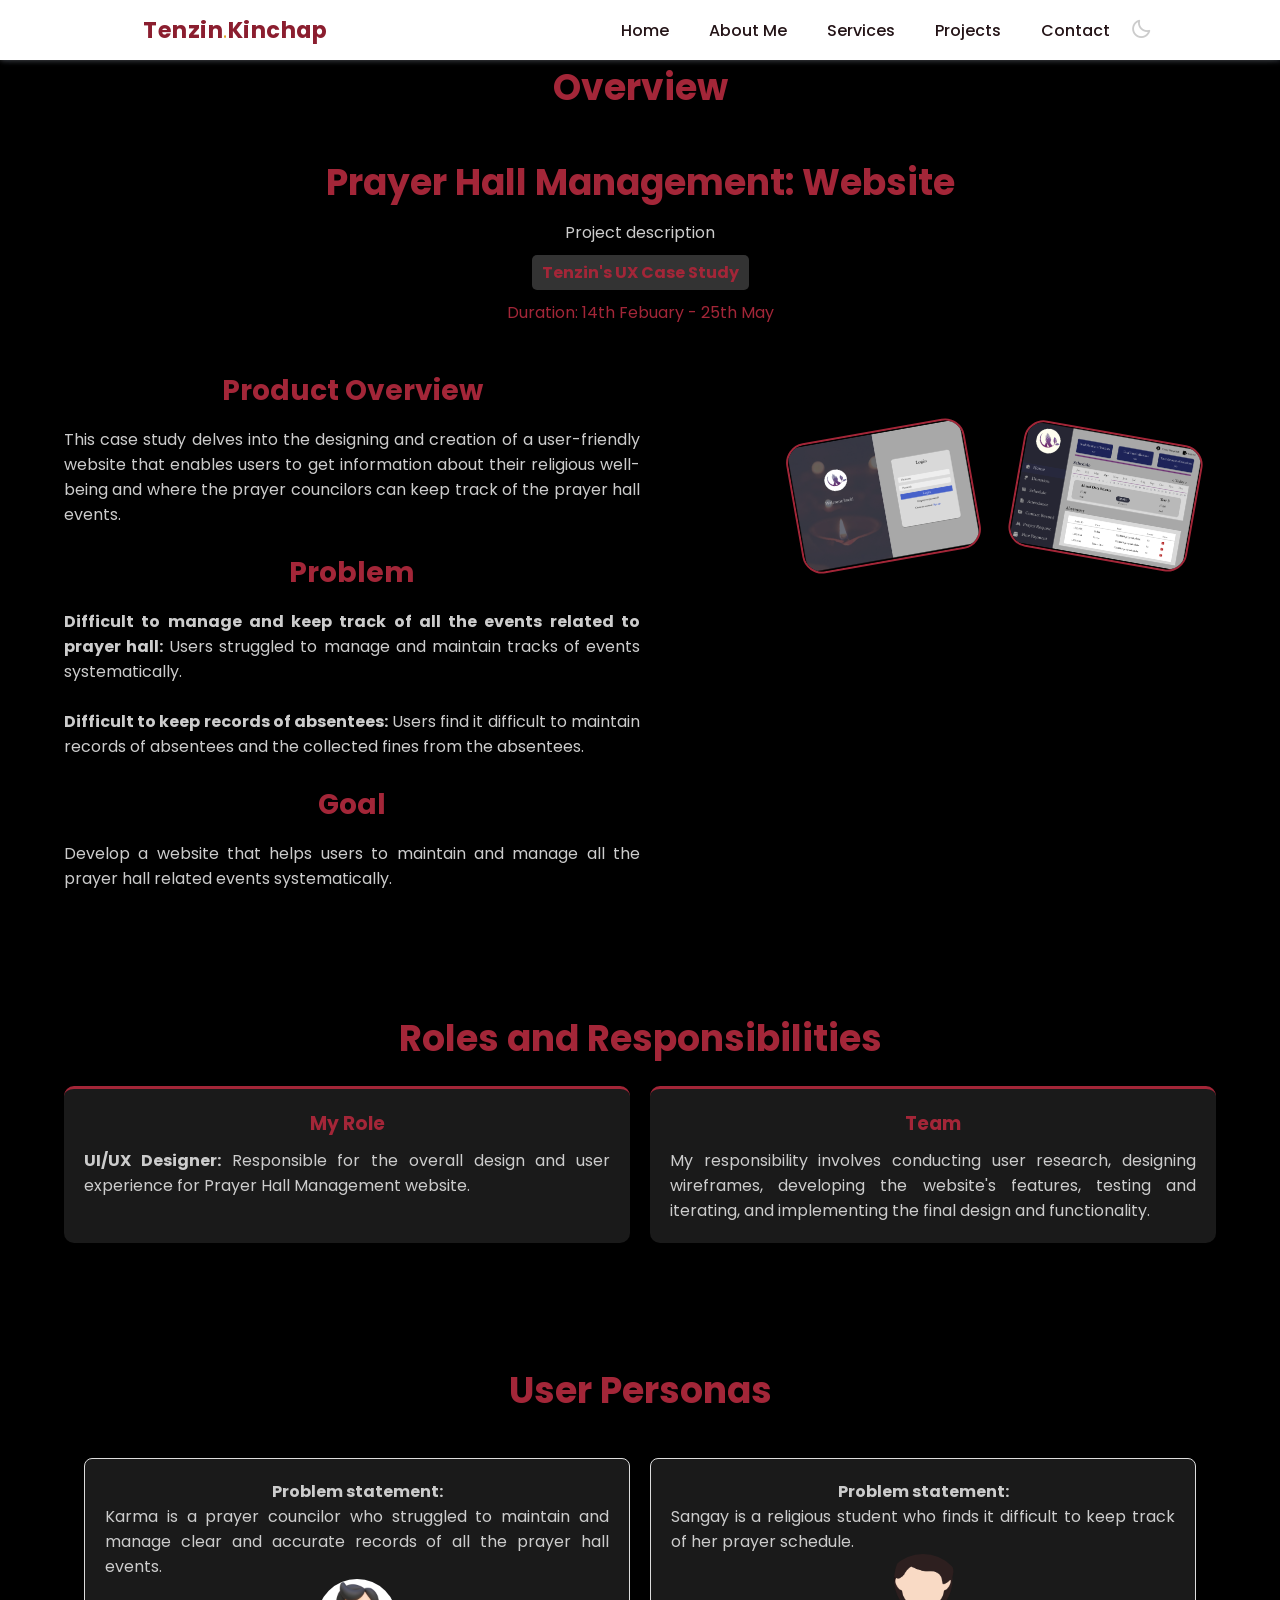
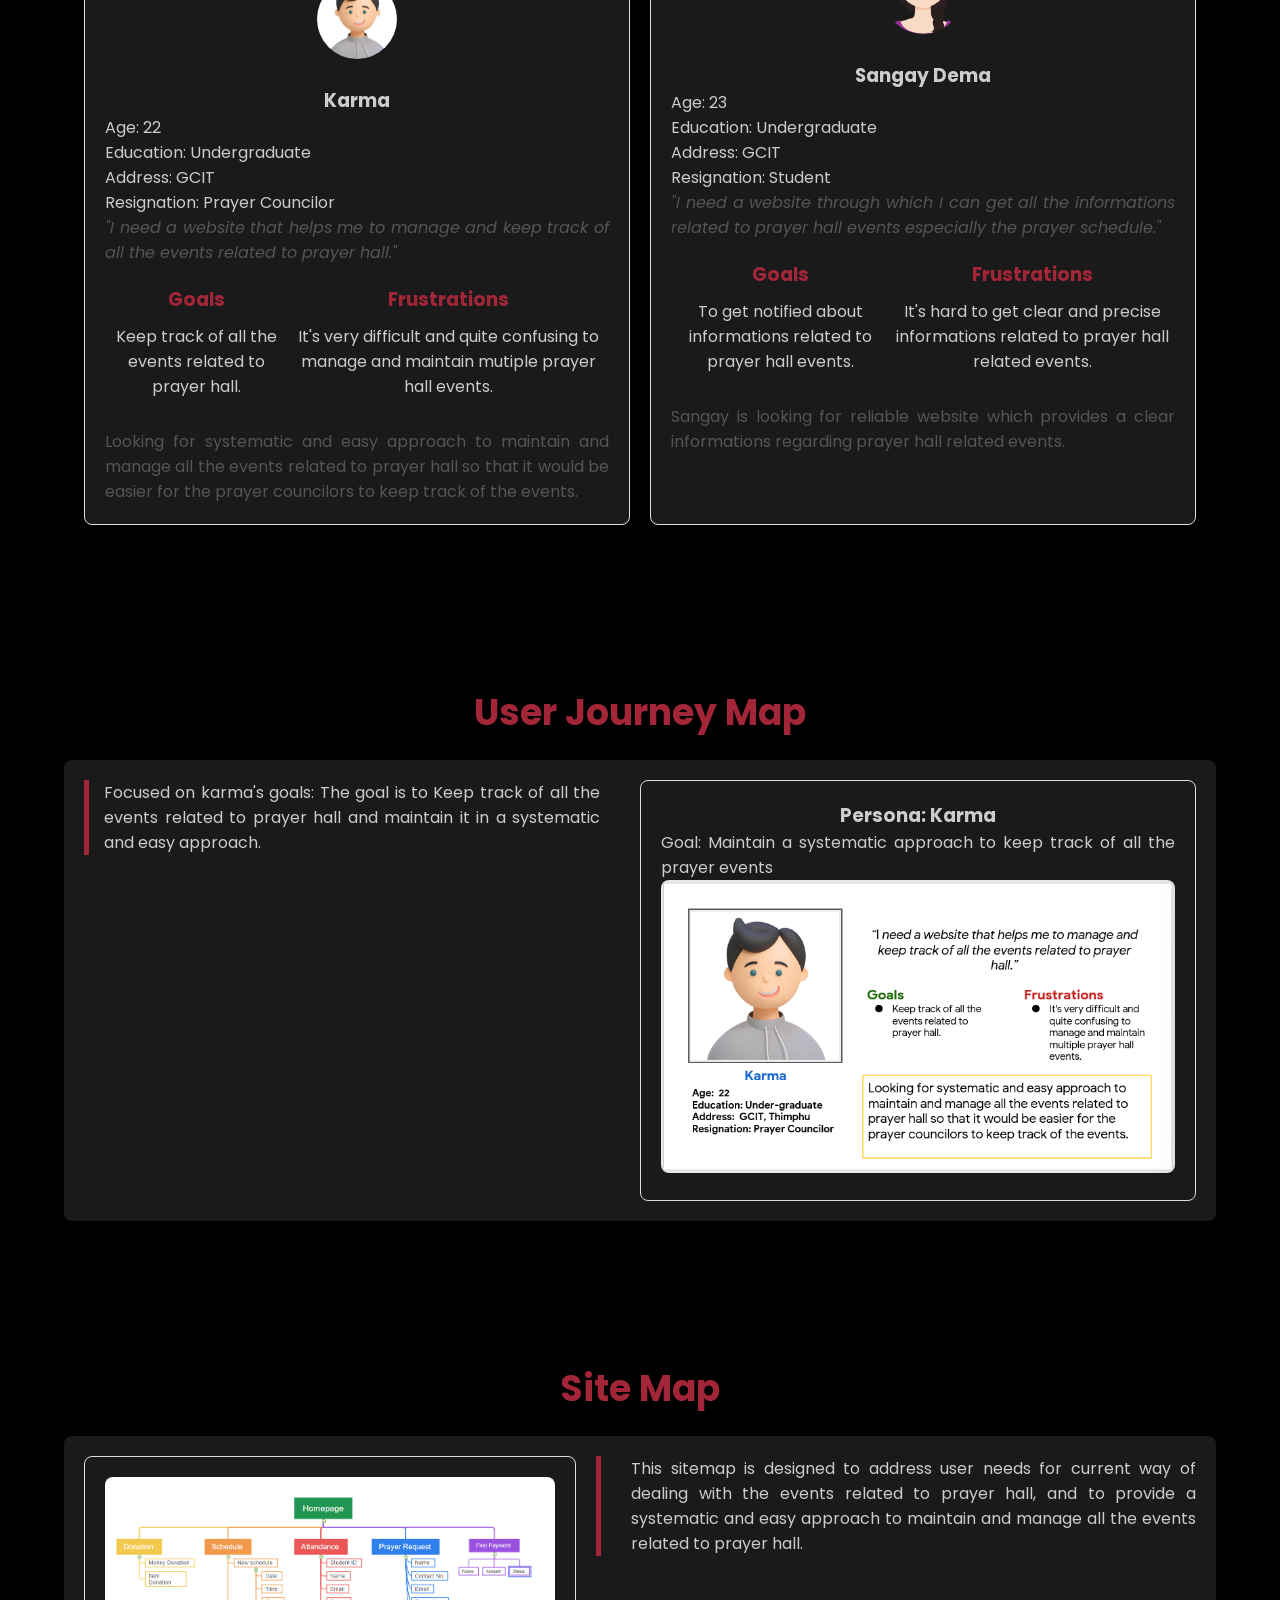
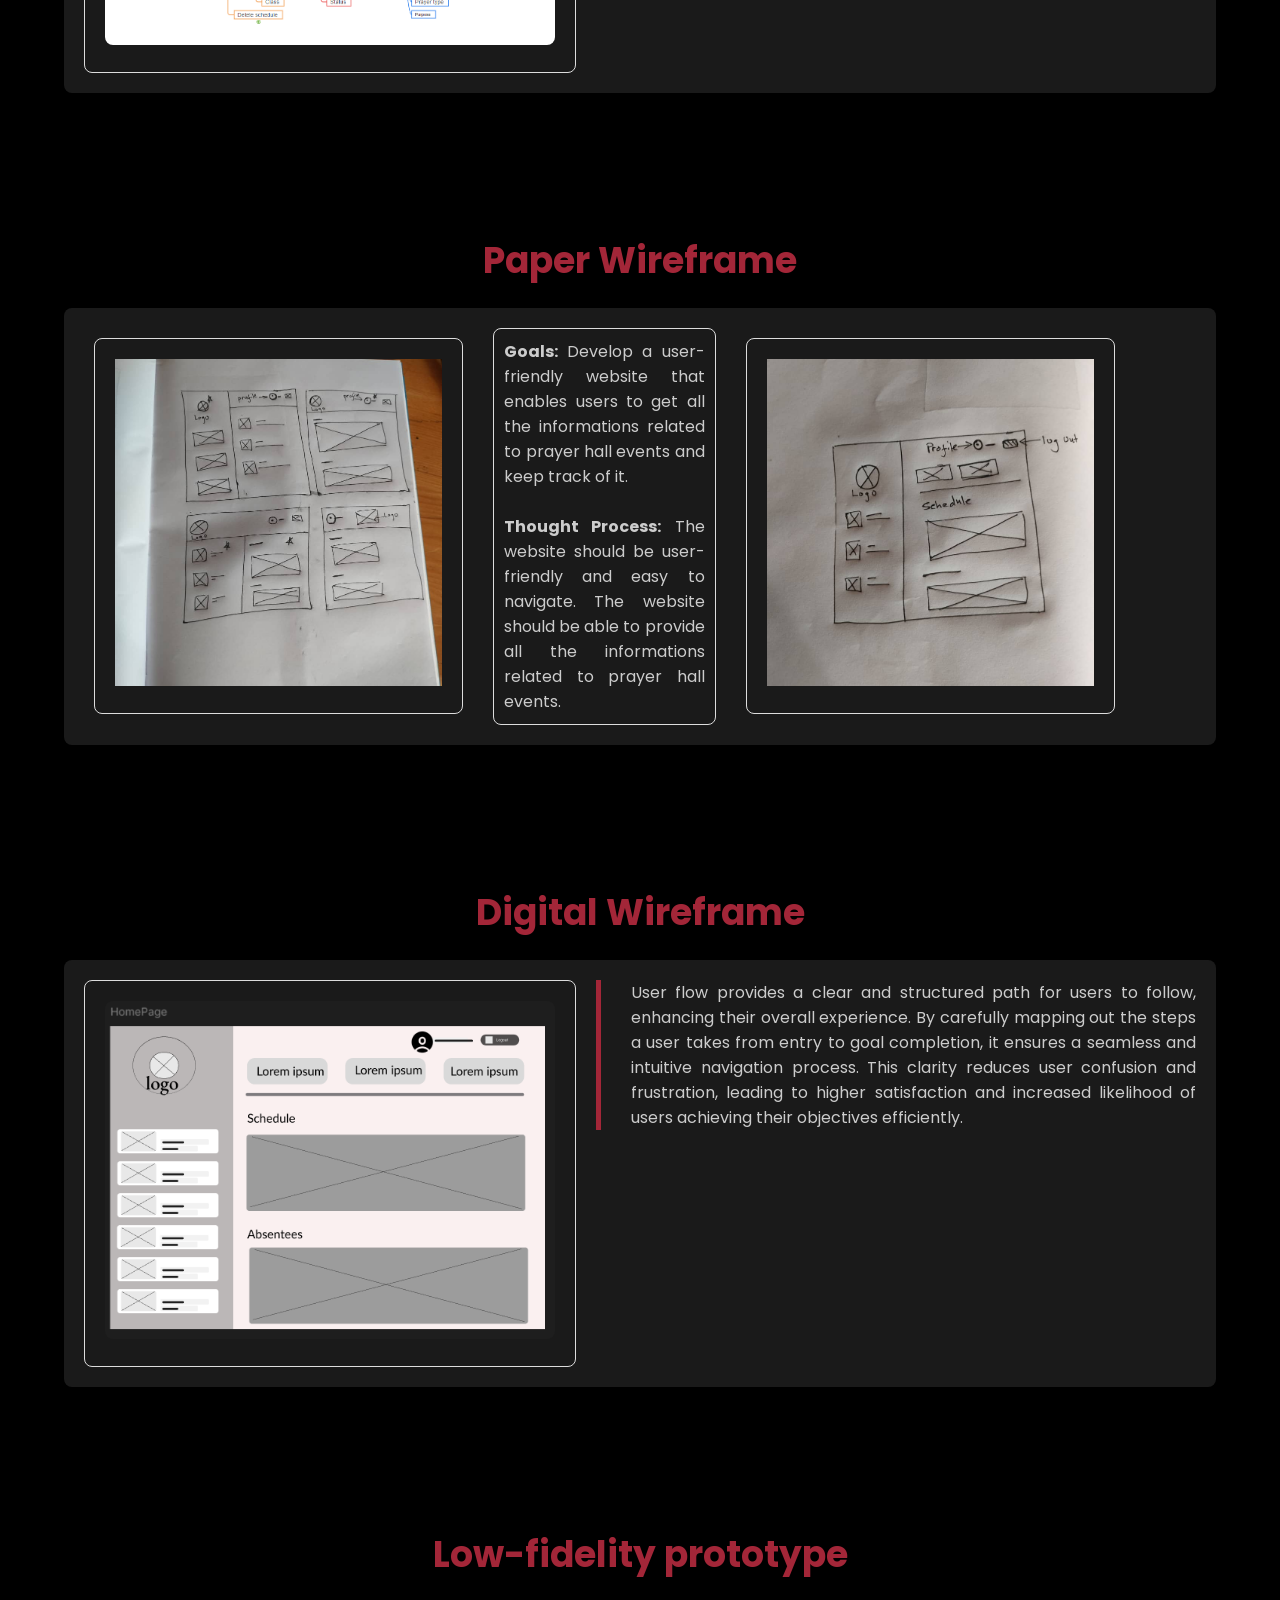
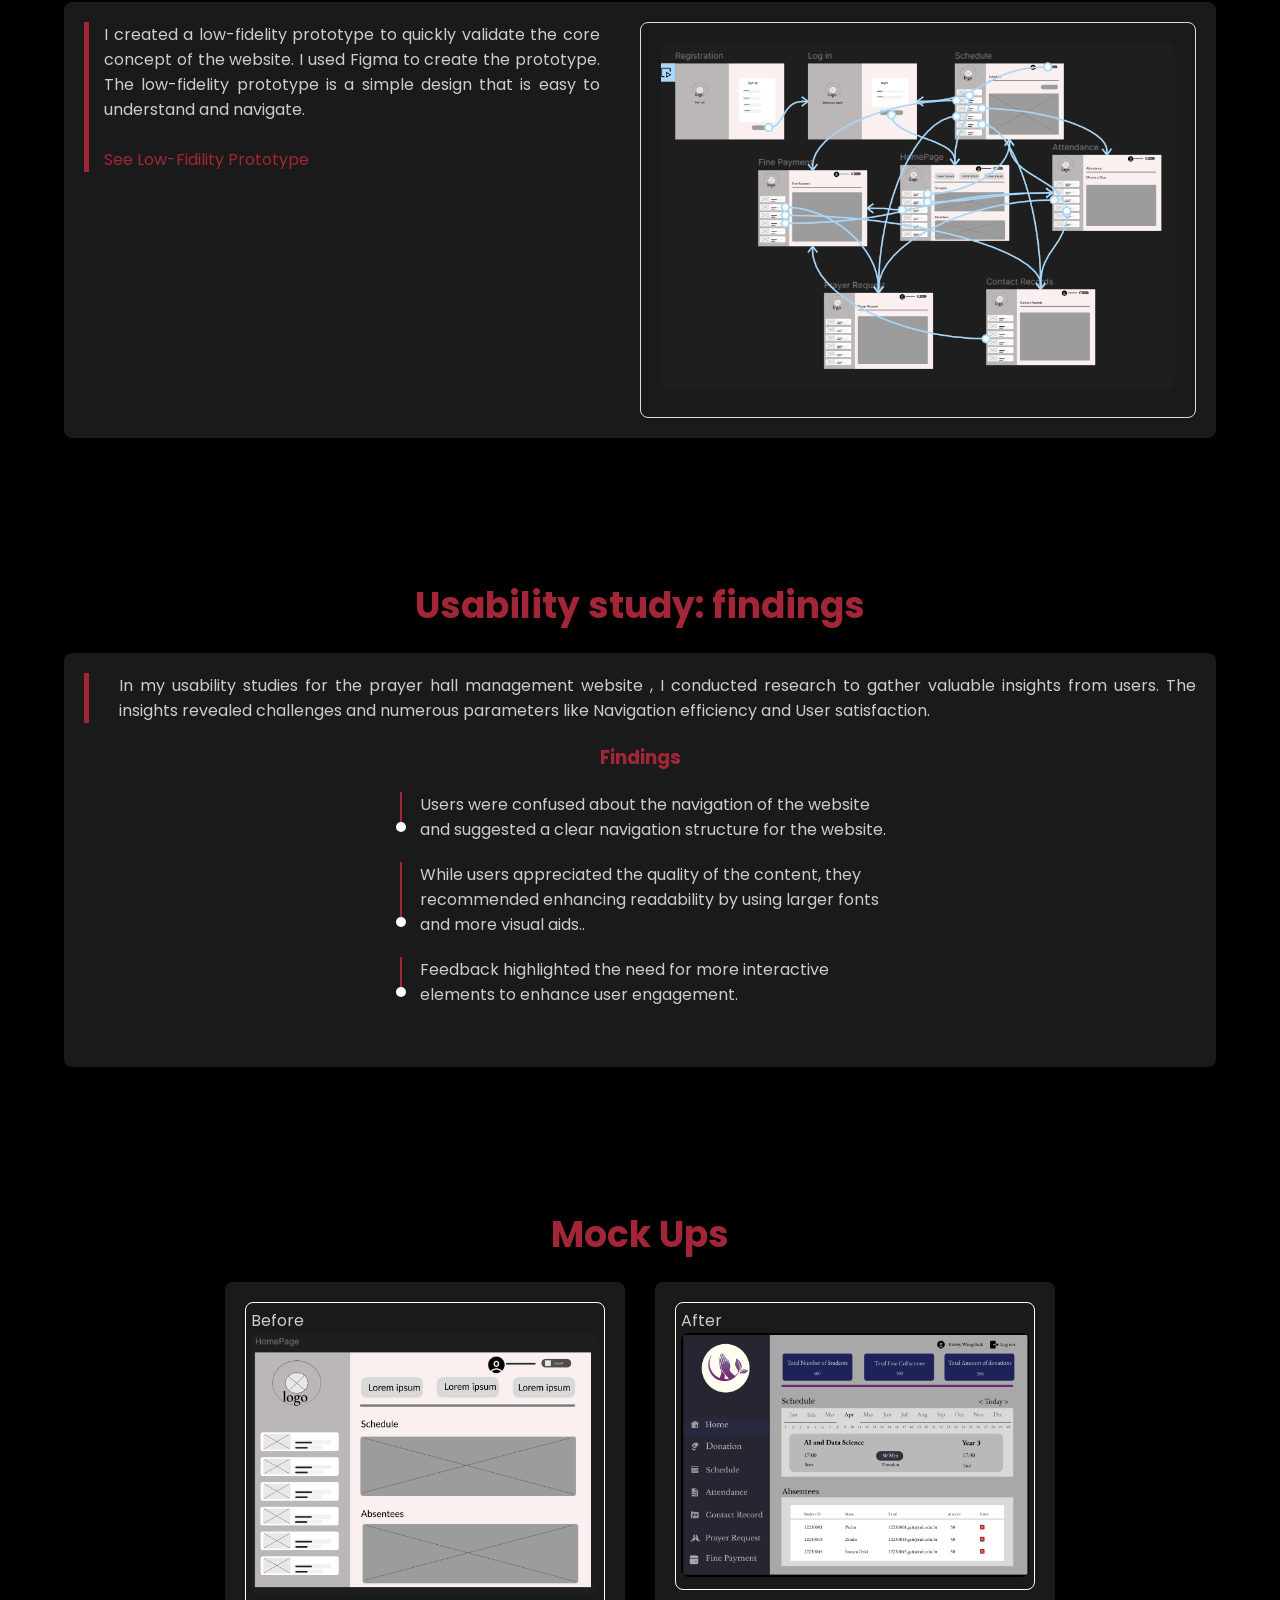
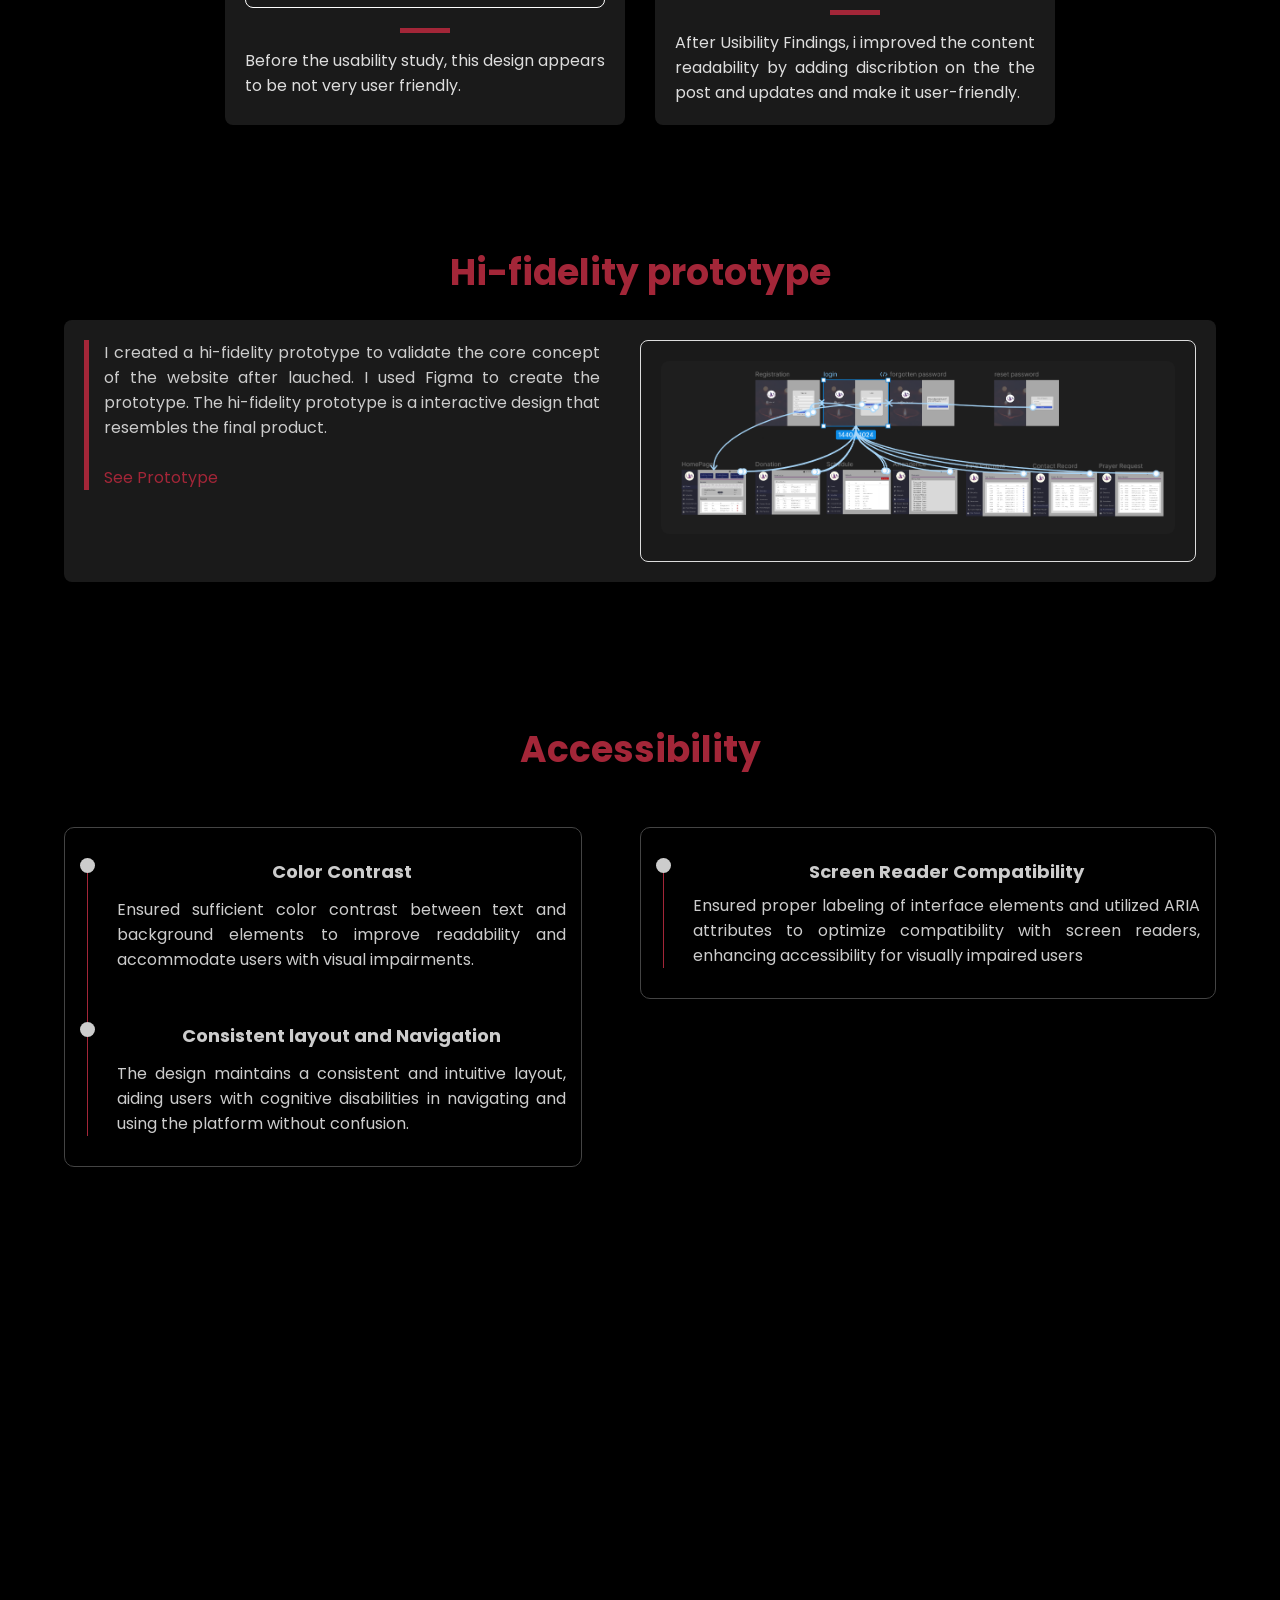
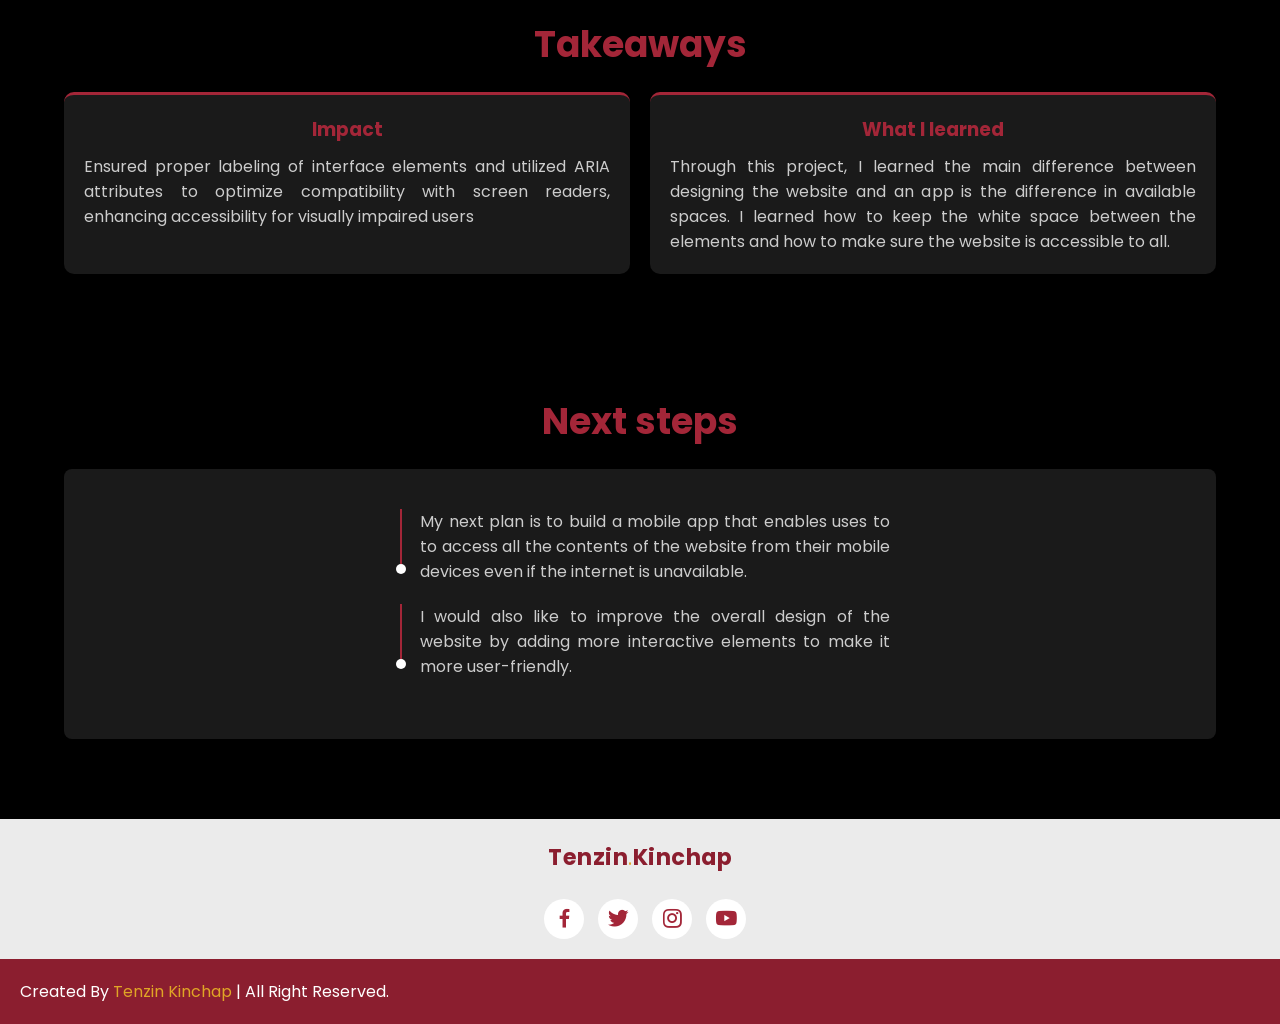
<file: my-cv/caseStudy2.html>
<!DOCTYPE html>
<html lang="en">
  <head>
    <meta charset="UTF-8" />
    <meta http-equiv="X-UA-Compatible" content="IE=edge" />
    <meta name="viewport" content="width=device-width, initial-scale=1.0" />
    <title>Prayer Hall Management | Tenzin's Case Study</title>
    <!-- Link To CSS -->
    <link rel="stylesheet" href="./css/style.css" />
    <link rel="stylesheet" href="CaseStudy.css" />
    <link rel="icon" href="../" />
    <!-- Box Icons -->
    <link
      rel="stylesheet"
      href="https://cdn.jsdelivr.net/npm/boxicons@latest/css/boxicons.min.css"
    />
  </head>
  <body>
    <!-- Navbar -->
    <header>
      <a href="index.html #home" class="logo">
        <span class="logo-text">Tenzin<span>.</span>Kinchap</span>
      </a>

      <div class="bx bx-menu" id="menu-icon"></div>

      <ul class="navbar">
        <li><a href="index.html #home">Home</a></li>
        <li><a href="index.html #about">About Me</a></li>
        <li><a href="index.html #services">Services</a></li>
        <li><a href="index.html #portfolio">Projects</a></li>
        <li><a href="index.html #contact">Contact</a></li>
        <div class="bx bx-moon" id="darkmode"></div>
      </ul>
    </header>
    <!-- Home -->
    <nav>
      <a href="javascript:history.back()" class="back-icon">← Go Back</a>
    </nav>

    <div class="section overview parallax">
      <div class="content">
        <h2>Overview</h2>
        <div class="journey-map-container">
          <div class="journey-map-header">
            <h1>Prayer Hall Management: Website</h1>
            <p>Project description</p>
            <p class="ux-case-study">Tenzin's UX Case Study</p>
            <p class="duration">Duration: 14th Febuary - 25th May</p>
          </div>
          <div class="journey-map-content">
            <div class="journey-map-text">
              <h2>Product Overview</h2>
              <p>
                This case study delves into the designing and creation of a
                user-friendly website that enables users to get information
                about their religious well-being and where the prayer councilors
                can keep track of the prayer hall events.
              </p>
              <br />
              <h2>Problem</h2>
              <p class="problem">
                <strong
                  >Difficult to manage and keep track of all the events related
                  to prayer hall:</strong
                >
                Users struggled to manage and maintain tracks of events
                systematically.
              </p>
              <br />
              <p class="problem">
                <strong>Difficult to keep records of absentees:</strong> Users
                find it difficult to maintain records of absentees and the
                collected fines from the absentees.
              </p>
              <br />

              <h2>Goal</h2>
              <p>
                Develop a website that helps users to maintain and manage all
                the prayer hall related events systematically.
              </p>
            </div>
            <div class="journey-map-phones">
              <img src="p1.png" alt="Phone 1" class="phone phone-left" />
              <img src="p2.png" alt="Phone 2" class="phone phone-right" />
            </div>
          </div>
        </div>
      </div>
    </div>
    <div class="section roles parallax">
      <div class="content">
        <h2>Roles and Responsibilities</h2>
        <div class="card-role">
          <div class="role-card">
            <h3>My Role</h3>
            <p>
              <strong>UI/UX Designer:</strong> Responsible for the overall
              design and user experience for Prayer Hall Management website.
            </p>
          </div>
          <div class="role-card">
            <h3>Team</h3>
            <p>
              My responsibility involves conducting user research, designing
              wireframes, developing the website's features, testing and
              iterating, and implementing the final design and functionality.
            </p>
          </div>
        </div>
      </div>
    </div>

    <div class="section roles parallax">
      <div class="content">
        <h2>User Personas</h2>
        <div class="user-persona-container">
          <div class="user-persona-row">
            <div class="user-persona-card">
              <div class="problem-statement">
                <div class="vertical-line"></div>
                <div class="problem-text">
                  <strong>Problem statement:</strong>
                  <p>
                    Karma is a prayer councilor who struggled to maintain and
                    manage clear and accurate records of all the prayer hall
                    events.
                  </p>
                </div>
              </div>
              <div class="user-image">
                <img src="John.jpg" alt="User Image 1" />
              </div>
              <div class="user-details">
                <h3>Karma</h3>
                <p>
                  Age: 22<br />Education: Undergraduate<br />Address: GCIT<br />Resignation:
                  Prayer Councilor
                </p>
                <blockquote>
                  <p>
                    "I need a website that helps me to manage and keep track of
                    all the events related to prayer hall."
                  </p>
                </blockquote>
                <div class="goals-frustrations">
                  <div class="goals">
                    <h3>Goals</h3>
                    <ul>
                      <li>
                        Keep track of all the events related to prayer hall.
                      </li>
                    </ul>
                  </div>
                  <div class="frustrations">
                    <h3>Frustrations</h3>
                    <ul>
                      <li>
                        It's very difficult and quite confusing to manage and
                        maintain mutiple prayer hall events.
                      </li>
                    </ul>
                  </div>
                </div>
                <div class="summary">
                  <p>
                    Looking for systematic and easy approach to maintain and
                    manage all the events related to prayer hall so that it
                    would be easier for the prayer councilors to keep track of
                    the events.
                  </p>
                </div>
              </div>
            </div>
            <div class="user-persona-card">
              <div class="problem-statement">
                <div class="vertical-line"></div>
                <div class="problem-text">
                  <strong>Problem statement:</strong>
                  <p>
                    Sangay is a religious student who finds it difficult to keep
                    track of her prayer schedule.
                  </p>
                </div>
              </div>
              <div class="user-image">
                <img src="Pema.png" alt="User Image 2" />
              </div>
              <div class="user-details">
                <h3>Sangay Dema</h3>
                <p>
                  Age: 23<br />Education: Undergraduate<br />Address: GCIT<br />Resignation:
                  Student
                </p>
                <blockquote>
                  <p>
                    "I need a website through which I can get all the
                    informations related to prayer hall events especially the
                    prayer schedule."
                  </p>
                </blockquote>
                <div class="goals-frustrations">
                  <div class="goals">
                    <h3>Goals</h3>
                    <ul>
                      <li>
                        To get notified about informations related to prayer
                        hall events.
                      </li>
                    </ul>
                  </div>
                  <div class="frustrations">
                    <h3>Frustrations</h3>
                    <ul>
                      <li>
                        It's hard to get clear and precise informations related
                        to prayer hall related events.
                      </li>
                    </ul>
                  </div>
                </div>
                <div class="summary">
                  <p>
                    Sangay is looking for reliable website which provides a
                    clear informations regarding prayer hall related events.
                  </p>
                </div>
              </div>
            </div>
          </div>
        </div>
      </div>
    </div>

    <div class="section roles parallax">
      <div class="content">
        <h2>User Journey Map</h2>
        <div class="journeymap-container">
          <div class="journeymap-content">
            <div class="journeymap-text">
              <p>
                Focused on karma's goals: The goal is to Keep track of all the
                events related to prayer hall and maintain it in a systematic
                and easy approach.
              </p>
            </div>
            <div class="journeymap-card">
              <h3>Persona: Karma</h3>
              <p>
                Goal: Maintain a systematic approach to keep track of all the
                prayer events
              </p>
              <div class="journeymap-image">
                <img src="p3.png" alt="User Journey Map" />
              </div>
            </div>
          </div>
        </div>
      </div>
    </div>

    <div class="section user-flow parallax">
      <div class="content">
        <h2 class="userflow-section-title">Site Map</h2>
        <div class="userflow-container">
          <div class="userflow-content">
            <div class="userflow-card">
              <div class="userflow-image">
                <img src="p4.png" alt="User Flow" />
              </div>
            </div>
            <div class="userflow-text">
              <p>
                This sitemap is designed to address user needs for current way
                of dealing with the events related to prayer hall, and to
                provide a systematic and easy approach to maintain and manage
                all the events related to prayer hall.
              </p>
            </div>
          </div>
        </div>
      </div>
    </div>

    <div class="section user-flow parallax">
      <div class="content">
        <h2>Paper Wireframe</h2>
        <div class="paper-container">
          <div class="paper-content">
            <div class="paper-card left-card">
              <div class="paper-card-image">
                <img src="p5.jpg" alt="User Flow" />
              </div>
            </div>
            <div class="paper-text">
              <p>
                <strong>Goals: </strong>Develop a user-friendly website that
                enables users to get all the informations related to prayer hall
                events and keep track of it.
              </p>
              <br />
              <p>
                <strong>Thought Process:</strong> The website should be
                user-friendly and easy to navigate. The website should be able
                to provide all the informations related to prayer hall events.
              </p>
            </div>
            <div class="paper-card right-card">
              <div class="paper-card-image">
                <img src="p6.jpg" alt="User Flow" />
              </div>
            </div>
          </div>
        </div>
      </div>
    </div>

    <div class="section user-flow parallax">
      <div class="content">
        <h2 class="userflow-section-title">Digital Wireframe</h2>
        <div class="userflow-container">
          <div class="userflow-content">
            <div class="userflow-card">
              <div class="userflow-image">
                <img src="p7.png" alt="User Flow" />
              </div>
            </div>
            <div class="userflow-text">
              <p>
                User flow provides a clear and structured path for users to
                follow, enhancing their overall experience. By carefully mapping
                out the steps a user takes from entry to goal completion, it
                ensures a seamless and intuitive navigation process. This
                clarity reduces user confusion and frustration, leading to
                higher satisfaction and increased likelihood of users achieving
                their objectives efficiently.
              </p>
            </div>
          </div>
        </div>
      </div>
    </div>

    <div class="section roles parallax">
      <div class="content">
        <h2>Low-fidelity prototype</h2>
        <div class="journeymap-container">
          <div class="journeymap-content">
            <div class="journeymap-text">
              <p>
                I created a low-fidelity prototype to quickly validate the core
                concept of the website. I used Figma to create the prototype.
                The low-fidelity prototype is a simple design that is easy to
                understand and navigate.
              </p>
              <br />
              <p class="hifi">
                <a
                  href="https://www.figma.com/proto/xUFXJGATk9mdAmArnzhC0D/Untitled?node-id=22-2713&t=iPZovDdHAxN48CjQ-1"
                  target="_blank"
                  >See Low-Fidility Prototype</a
                >
              </p>
            </div>
            <div class="journeymap-card">
              <div class="journeymap-image">
                <img src="p8.png" alt="User Journey Map" />
              </div>
            </div>
          </div>
        </div>
      </div>
    </div>

    <div class="section roles parallax">
      <div class="content">
        <h2>Usability study: findings</h2>
        <div class="findings-section">
          <div class="content-finding">
            <p class="intro-text">
              In my usability studies for the prayer hall management website , I
              conducted research to gather valuable insights from users. The
              insights revealed challenges and numerous parameters like
              Navigation efficiency and User satisfaction.
            </p>
            <div class="findings-container">
              <div class="round-findings">
                <h3>Findings</h3>
                <ul>
                  <li>
                    <div class="line"></div>
                    Users were confused about the navigation of the website and
                    suggested a clear navigation structure for the website.
                  </li>
                  <li>
                    <div class="line"></div>
                    While users appreciated the quality of the content, they
                    recommended enhancing readability by using larger fonts and
                    more visual aids..
                  </li>
                  <li>
                    <div class="line"></div>
                    Feedback highlighted the need for more interactive elements
                    to enhance user engagement.
                  </li>
                </ul>
              </div>
            </div>
          </div>
        </div>
      </div>
    </div>

    <div class="section roles parallax">
      <div class="content">
        <h2>Mock Ups</h2>
        <div class="mockup-container">
          <div class="mockup-content">
            <!-- First Card -->
            <div class="mockup-card">
              <div class="image-container">
                <p>Before</p>
                <img src="p7.png" alt="Before and After" />
              </div>
              <p class="mockup-text">
                Before the usability study, this design appears to be not very
                user friendly.
              </p>
            </div>
            <!-- Second Card -->
            <div class="mockup-card">
              <div class="image-container">
                <p>After</p>
                <img src="p2.png" alt="Before and After" />
              </div>
              <p class="mockup-text">
                After Usibility Findings, i improved the content readability by
                adding discribtion on the the post and updates and make it
                user-friendly.
              </p>
            </div>
            <!-- Third Card -->
          </div>
        </div>
      </div>
    </div>
    <div class="section roles parallax">
      <div class="content">
        <h2>Hi-fidelity prototype</h2>
        <div class="journeymap-container">
          <div class="journeymap-content">
            <div class="journeymap-text">
              <p>
                I created a hi-fidelity prototype to validate the core concept
                of the website after lauched. I used Figma to create the
                prototype. The hi-fidelity prototype is a interactive design
                that resembles the final product.
              </p>
              <br />
              <p class="hifi">
                <a
                  href="https://www.figma.com/proto/xUFXJGATk9mdAmArnzhC0D/Untitled?node-id=10-2721&t=iPZovDdHAxN48CjQ-1"
                  target="_blank"
                  >See Prototype</a
                >
              </p>
            </div>
            <div class="journeymap-card">
              <div class="journeymap-image">
                <img src="p9.png" alt="User Journey Map" />
              </div>
            </div>
          </div>
        </div>
      </div>
    </div>

    <div class="section roles parallax">
      <div class="content">
        <h2>Accessibility</h2>
        <div class="education-content" id="education">
          <div class="container">
            <div class="row">
              <div class="education">
                <div class="row">
                  <div class="timeline-box">
                    <div class="timeline">
                      <div class="timeline-item">
                        <div class="circle-dot"></div>
                        <h4 class="timeline-title">Color Contrast</h4>
                        <li class="timeline-text">
                          Ensured sufficient color contrast between text and
                          background elements to improve readability and
                          accommodate users with visual impairments.
                        </li>
                      </div>
                      <div class="timeline-item">
                        <div class="circle-dot"></div>
                        <h4 class="timeline-title">
                          Consistent layout and Navigation
                        </h4>
                        <li class="timeline-text">
                          The design maintains a consistent and intuitive
                          layout, aiding users with cognitive disabilities in
                          navigating and using the platform without confusion.
                        </li>
                      </div>
                    </div>
                  </div>
                </div>
              </div>
              <div class="internship">
                <div class="row">
                  <div class="timeline-box">
                    <div class="timeline">
                      <div class="timeline-item">
                        <div class="circle-dot"></div>
                        <h4 class="timeline-title">
                          Screen Reader Compatibility
                        </h4>
                        <li class="timeline-text">
                          Ensured proper labeling of interface elements and
                          utilized ARIA attributes to optimize compatibility
                          with screen readers, enhancing accessibility for
                          visually impaired users
                        </li>
                      </div>
                    </div>
                  </div>
                </div>
              </div>
            </div>
          </div>
        </div>
      </div>
    </div>
    <div class="section roles parallax">
      <div class="content">
        <h2>Takeaways</h2>
        <div class="card-role">
          <div class="role-card">
            <h3>Impact</h3>
            <p>
              <li class="timeline-text">
                Ensured proper labeling of interface elements and utilized ARIA
                attributes to optimize compatibility with screen readers,
                enhancing accessibility for visually impaired users
              </li>
            </p>
          </div>
          <div class="role-card">
            <h3>What I learned</h3>
            <p>
              <li class="timeline-text">
                Through this project, I learned the main difference between
                designing the website and an app is the difference in available
                spaces. I learned how to keep the white space between the
                elements and how to make sure the website is accessible to all.
              </li>
            </p>
          </div>
        </div>
      </div>
    </div>

    <div class="section roles parallax">
      <div class="content">
        <h2>Next steps</h2>
        <div class="findings-section">
          <div class="content-finding">
            <div class="findings-container">
              <div class="round-findings">
                <ul>
                  <li>
                    <div class="line"></div>
                    <p>
                      My next plan is to build a mobile app that enables uses to
                      to access all the contents of the website from their
                      mobile devices even if the internet is unavailable.
                    </p>
                  </li>
                  <li>
                    <div class="line"></div>
                    <p>
                      I would also like to improve the overall design of the
                      website by adding more interactive elements to make it
                      more user-friendly.
                    </p>
                  </li>
                </ul>
              </div>
            </div>
          </div>
        </div>
      </div>
    </div>

    <!-- Footer -->
    <div class="footer">
      <h2><span class="logo-text">Tenzin<span>.</span>Kinchap</span></h2>
      <div class="footer-social">
        <a href="#"><i class="bx bxl-facebook"></i></a>
        <a href="#"><i class="bx bxl-twitter"></i></a>
        <a href="#"><i class="bx bxl-instagram"></i></a>
        <a href="#"><i class="bx bxl-youtube"></i></a>
      </div>
    </div>
    <!-- Copyright -->
    <div class="copyright">
      <p>Created By <a href="">Tenzin Kinchap</a> | All Right Reserved.</p>
    </div>

    <!-- Link To JS -->
    <script src="./js/script.js"></script>
    <script src="caseStudy.js"></script>
  </body>
</html>
</file>
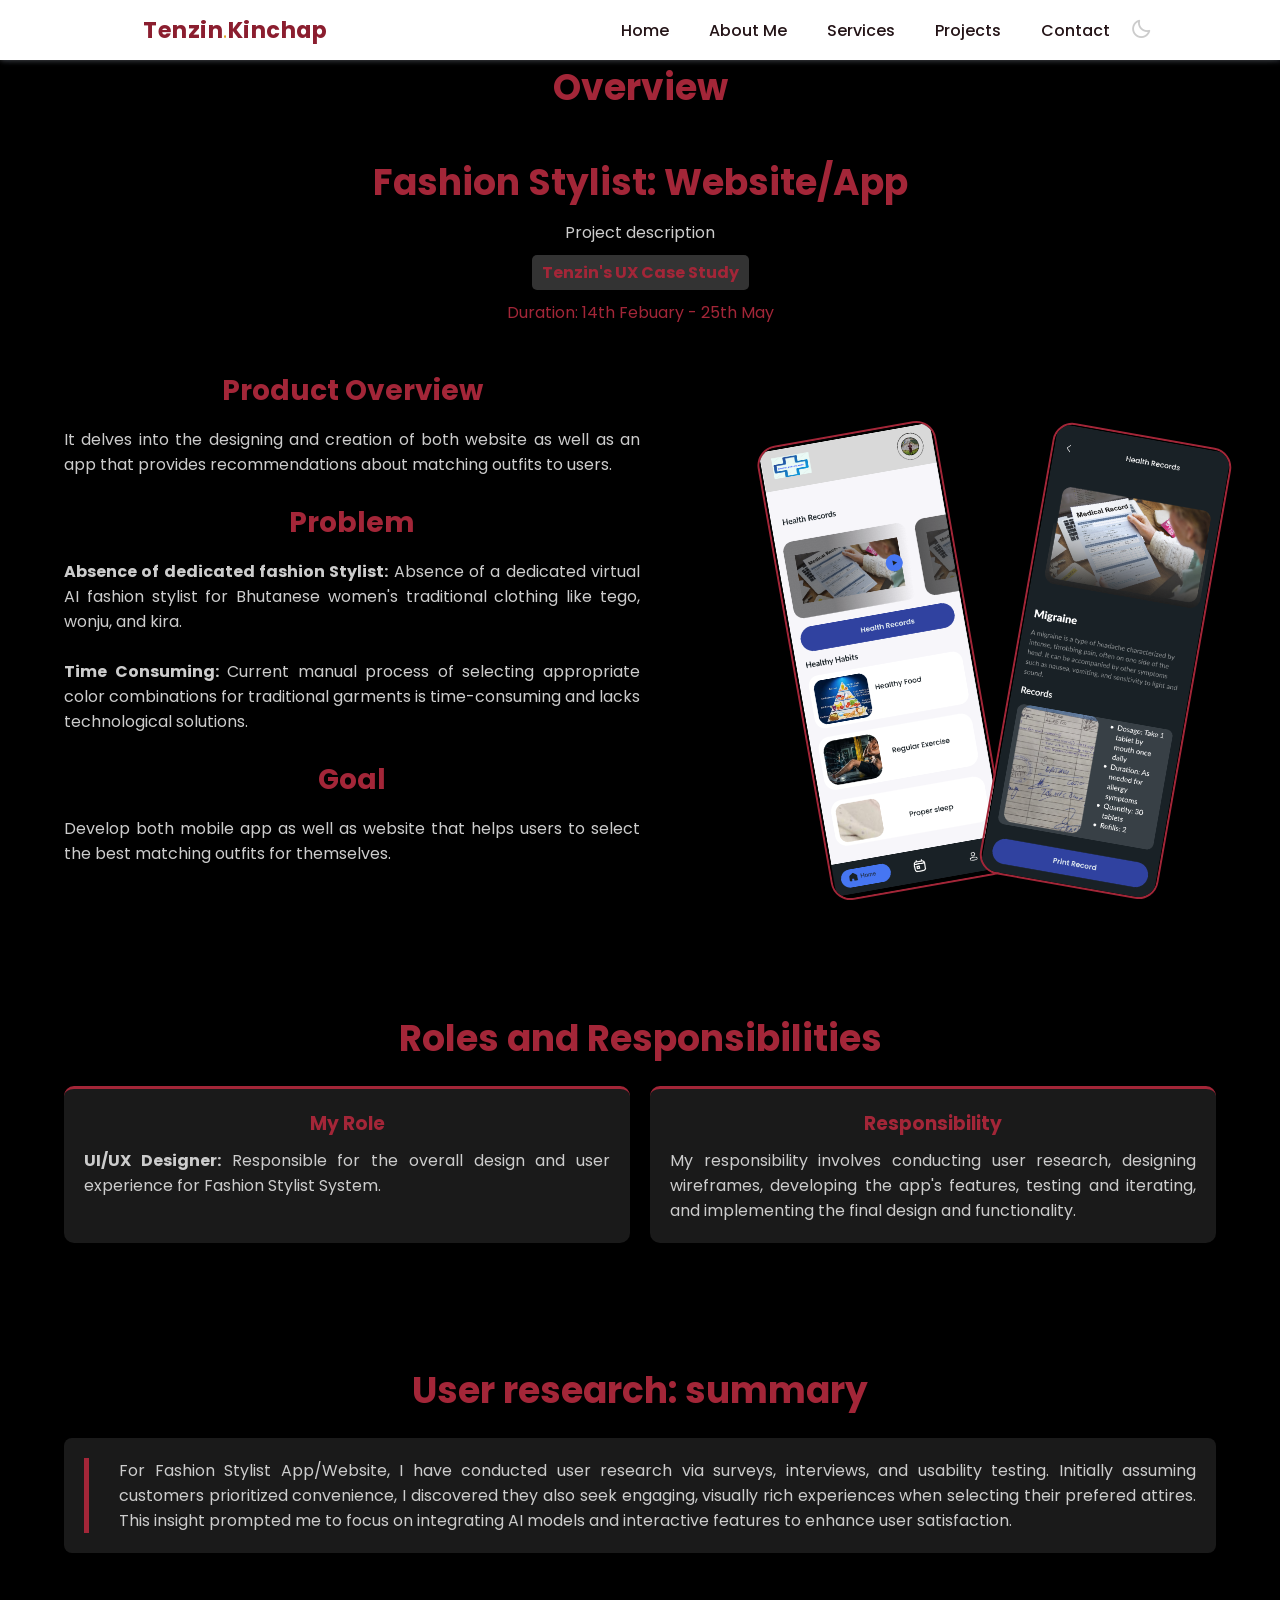
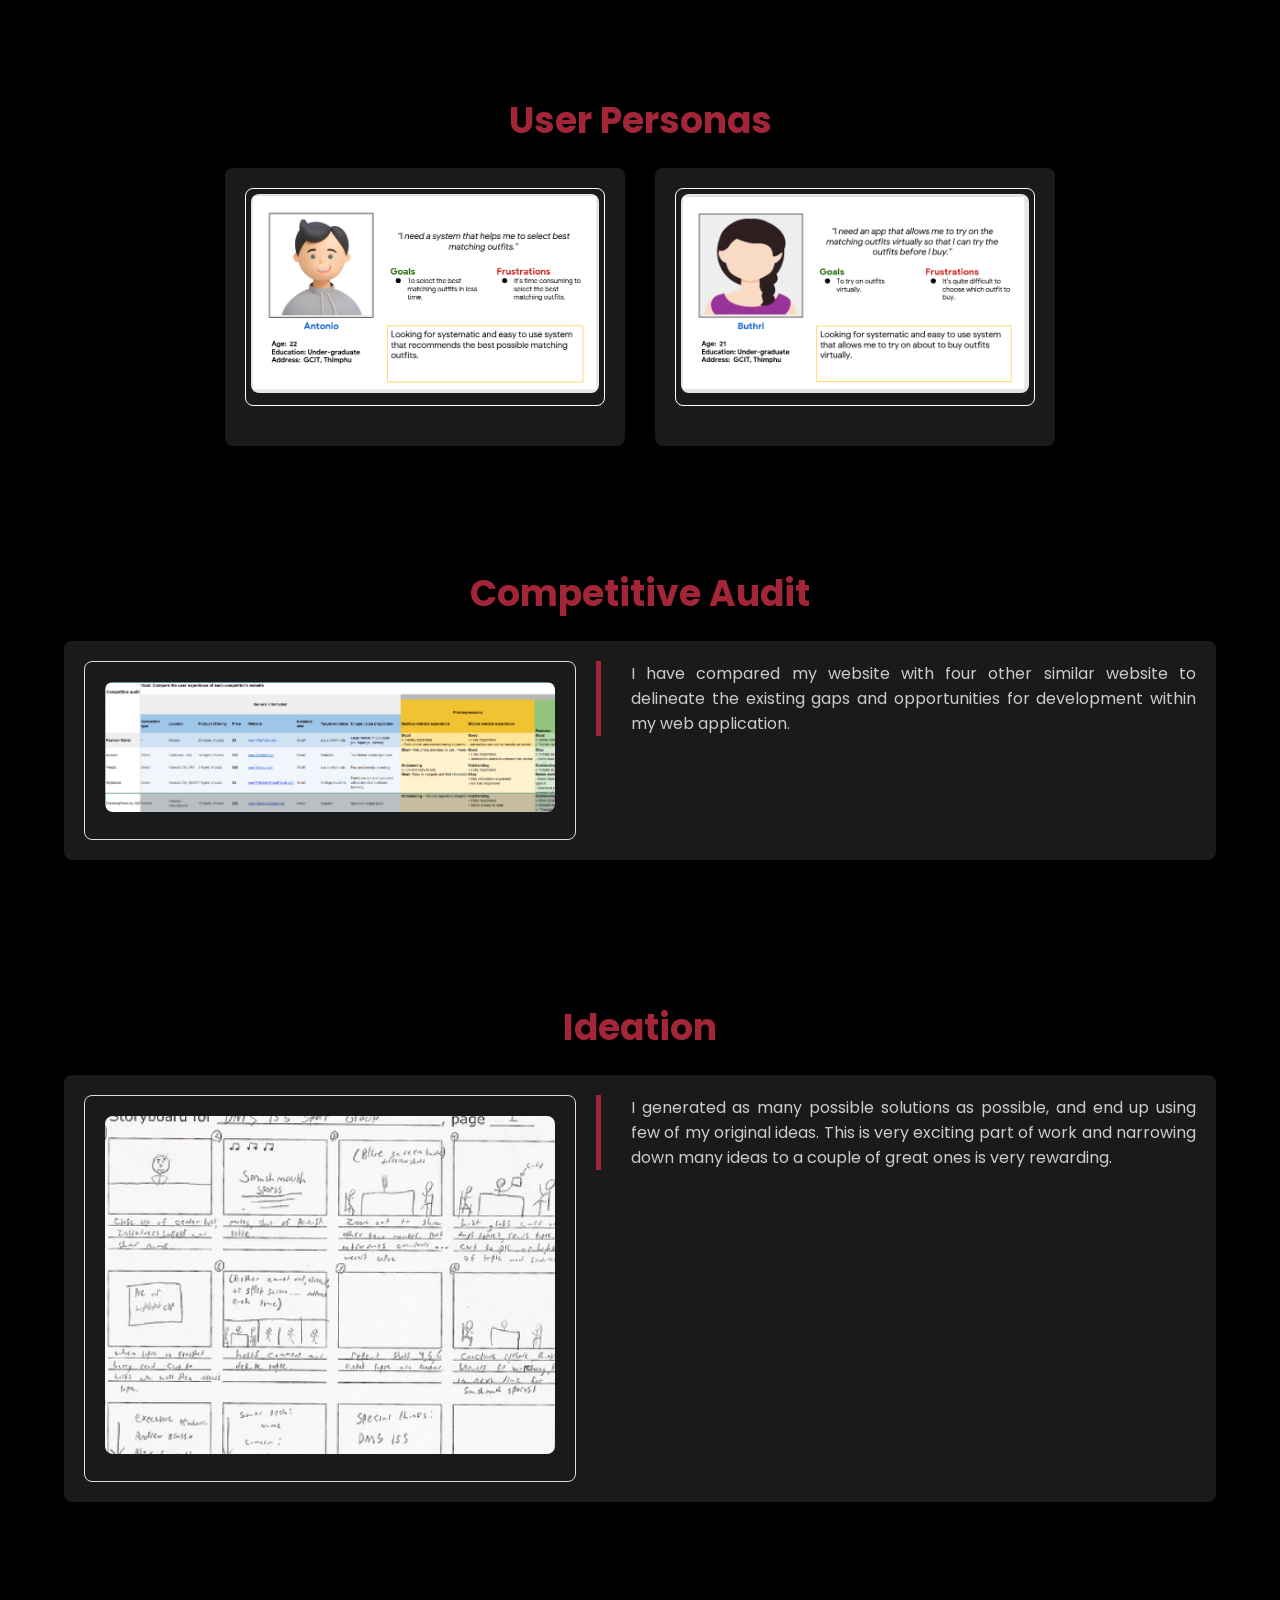
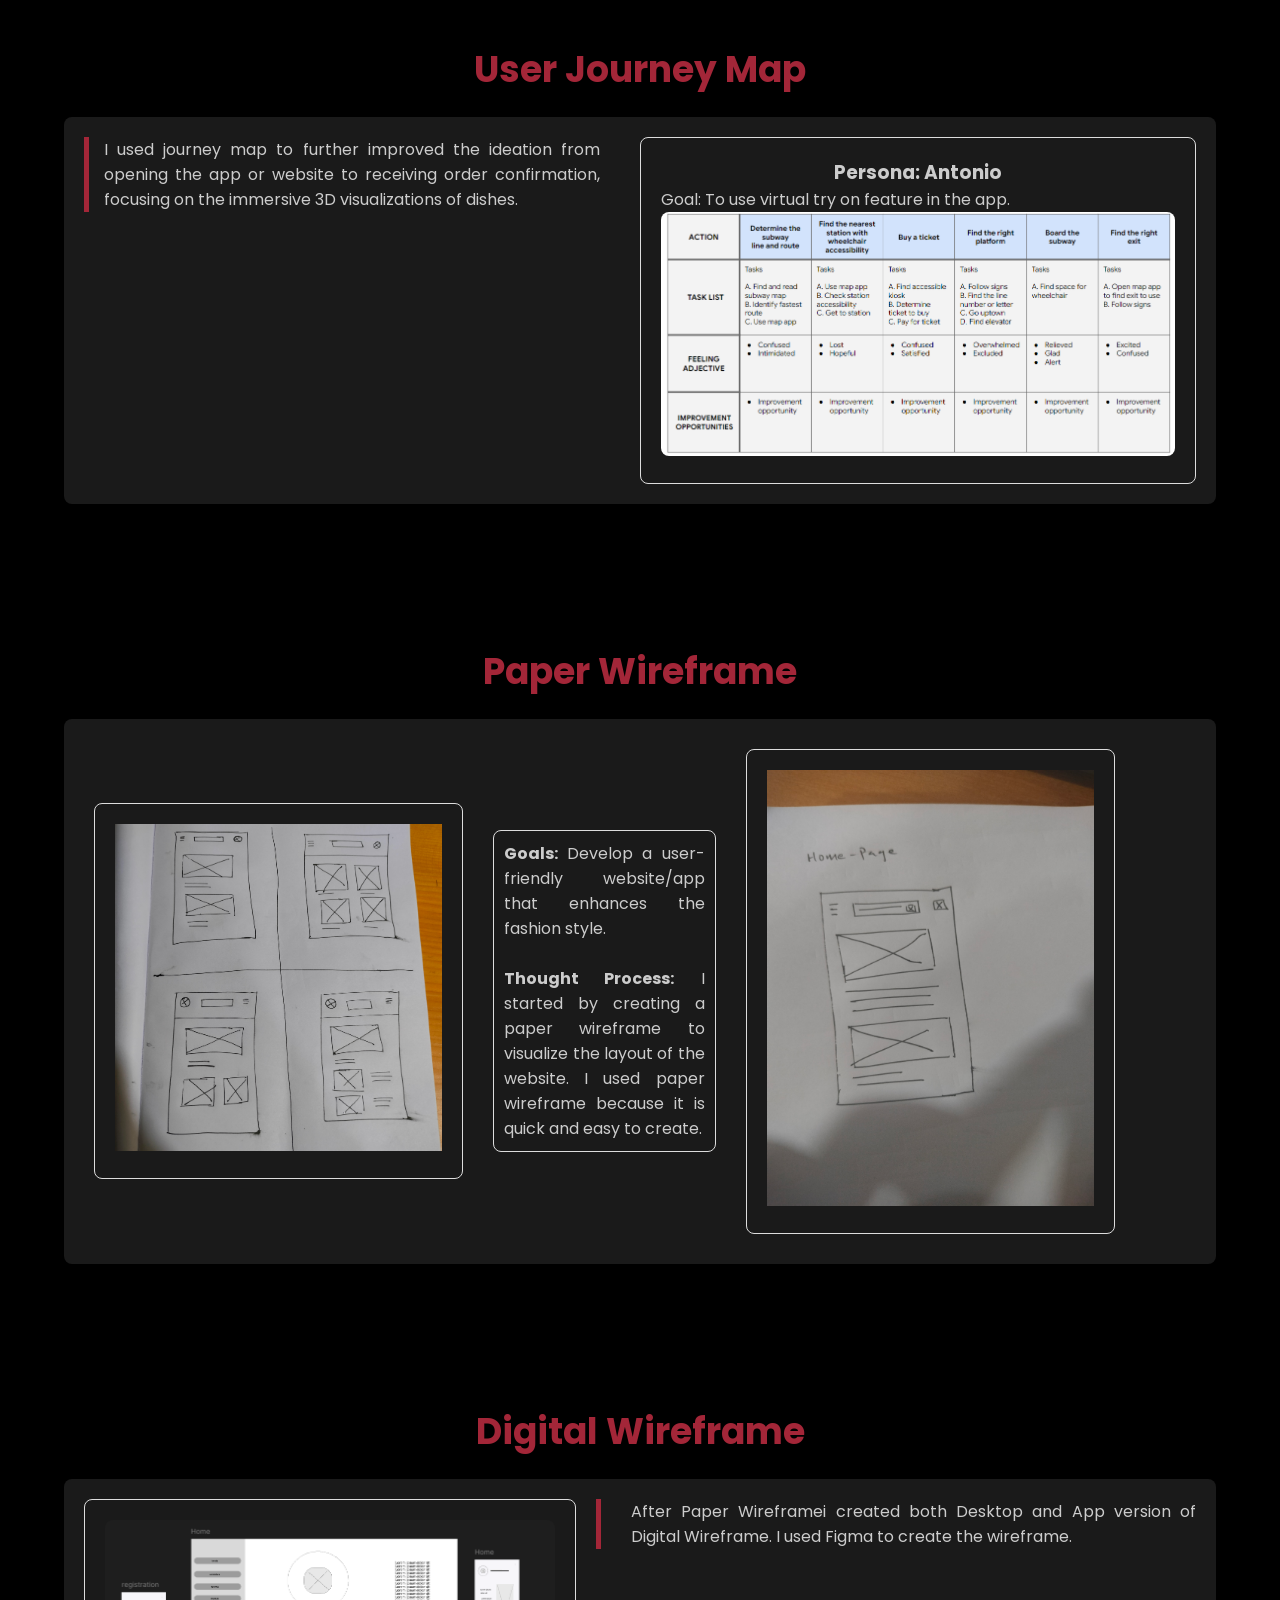
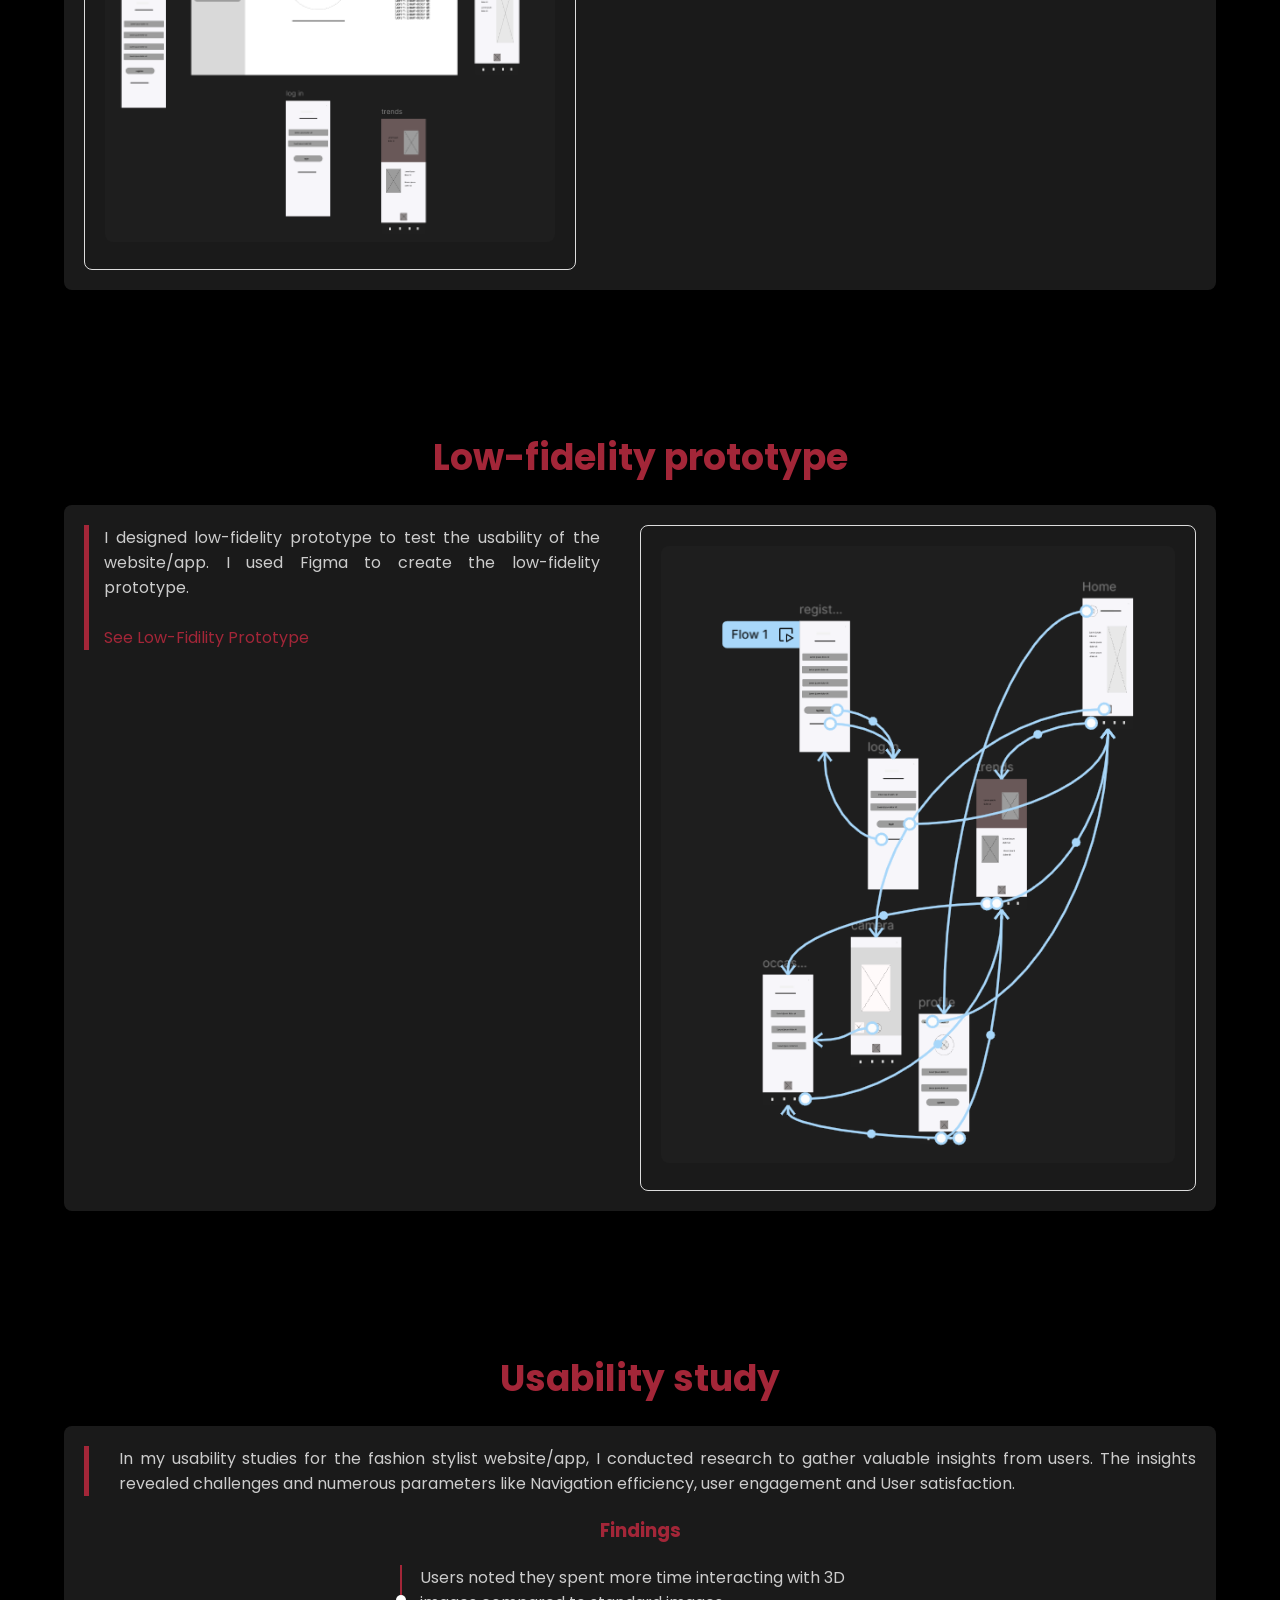
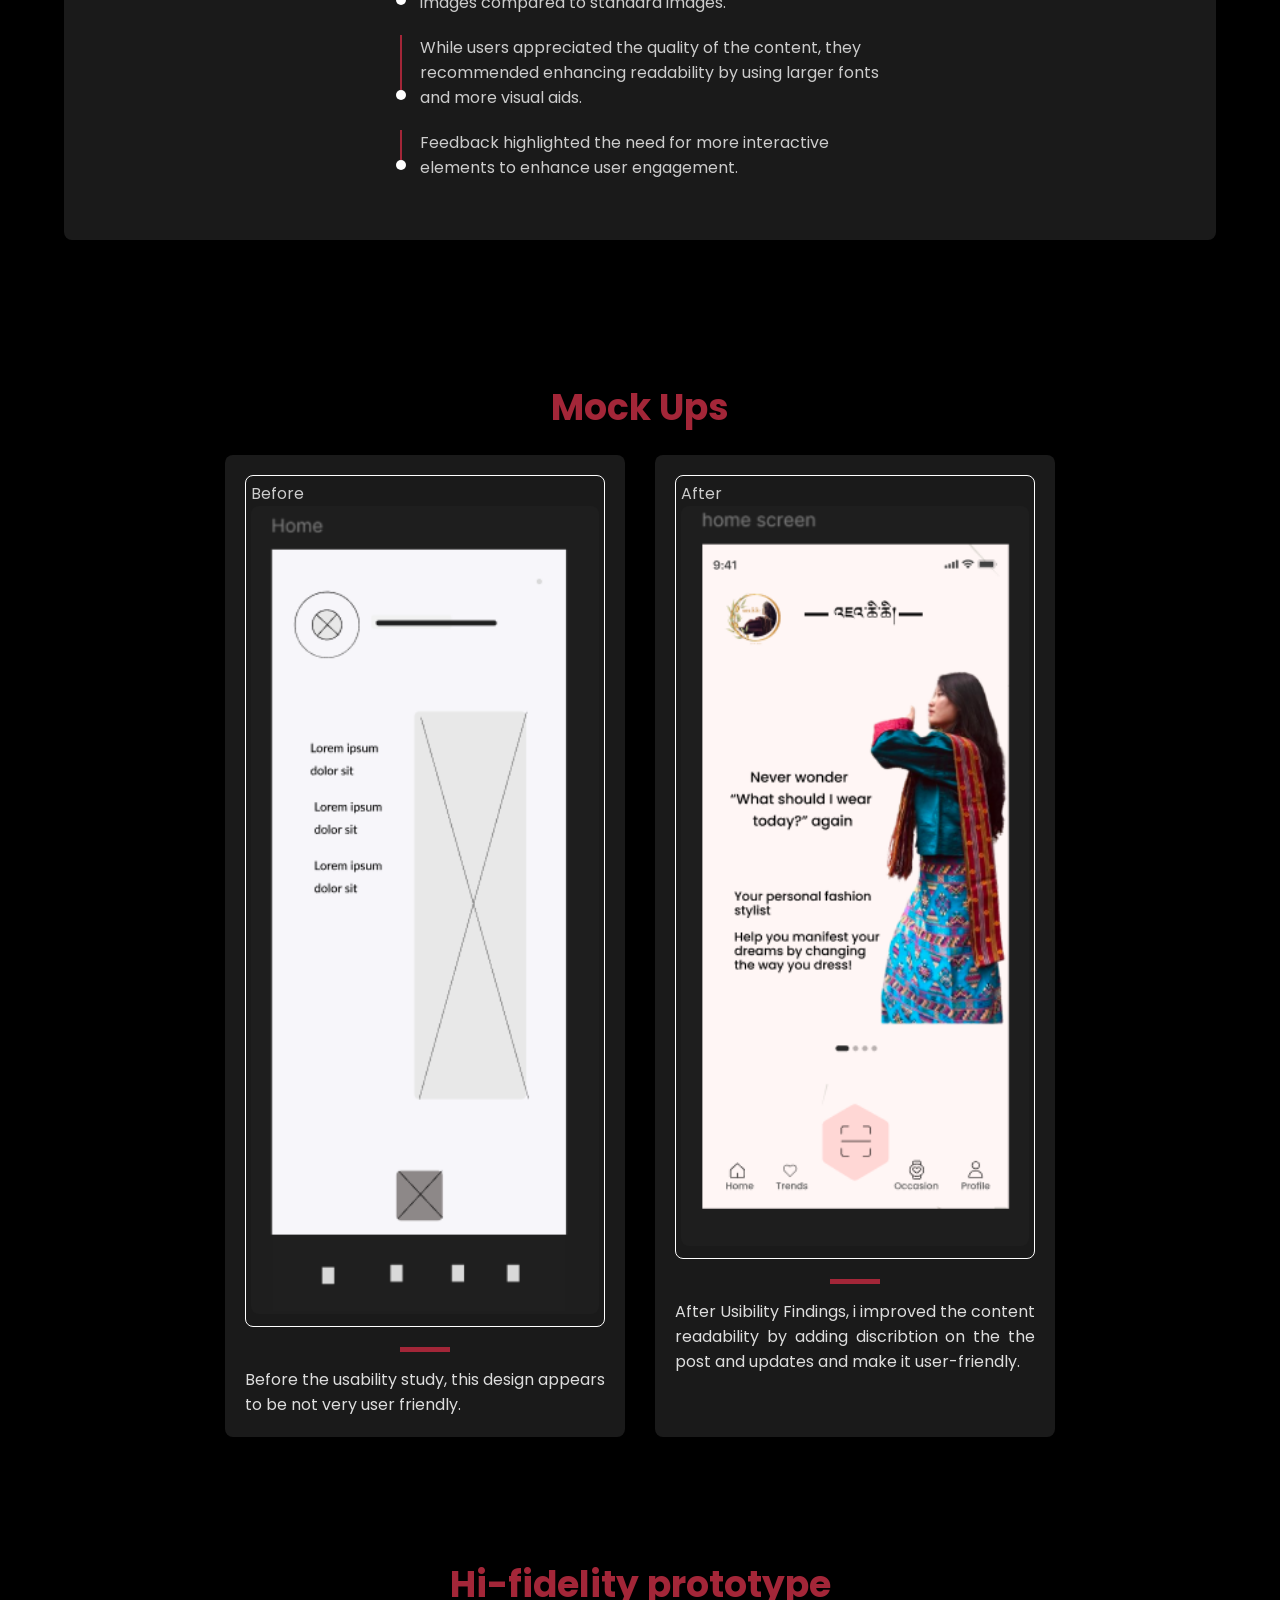
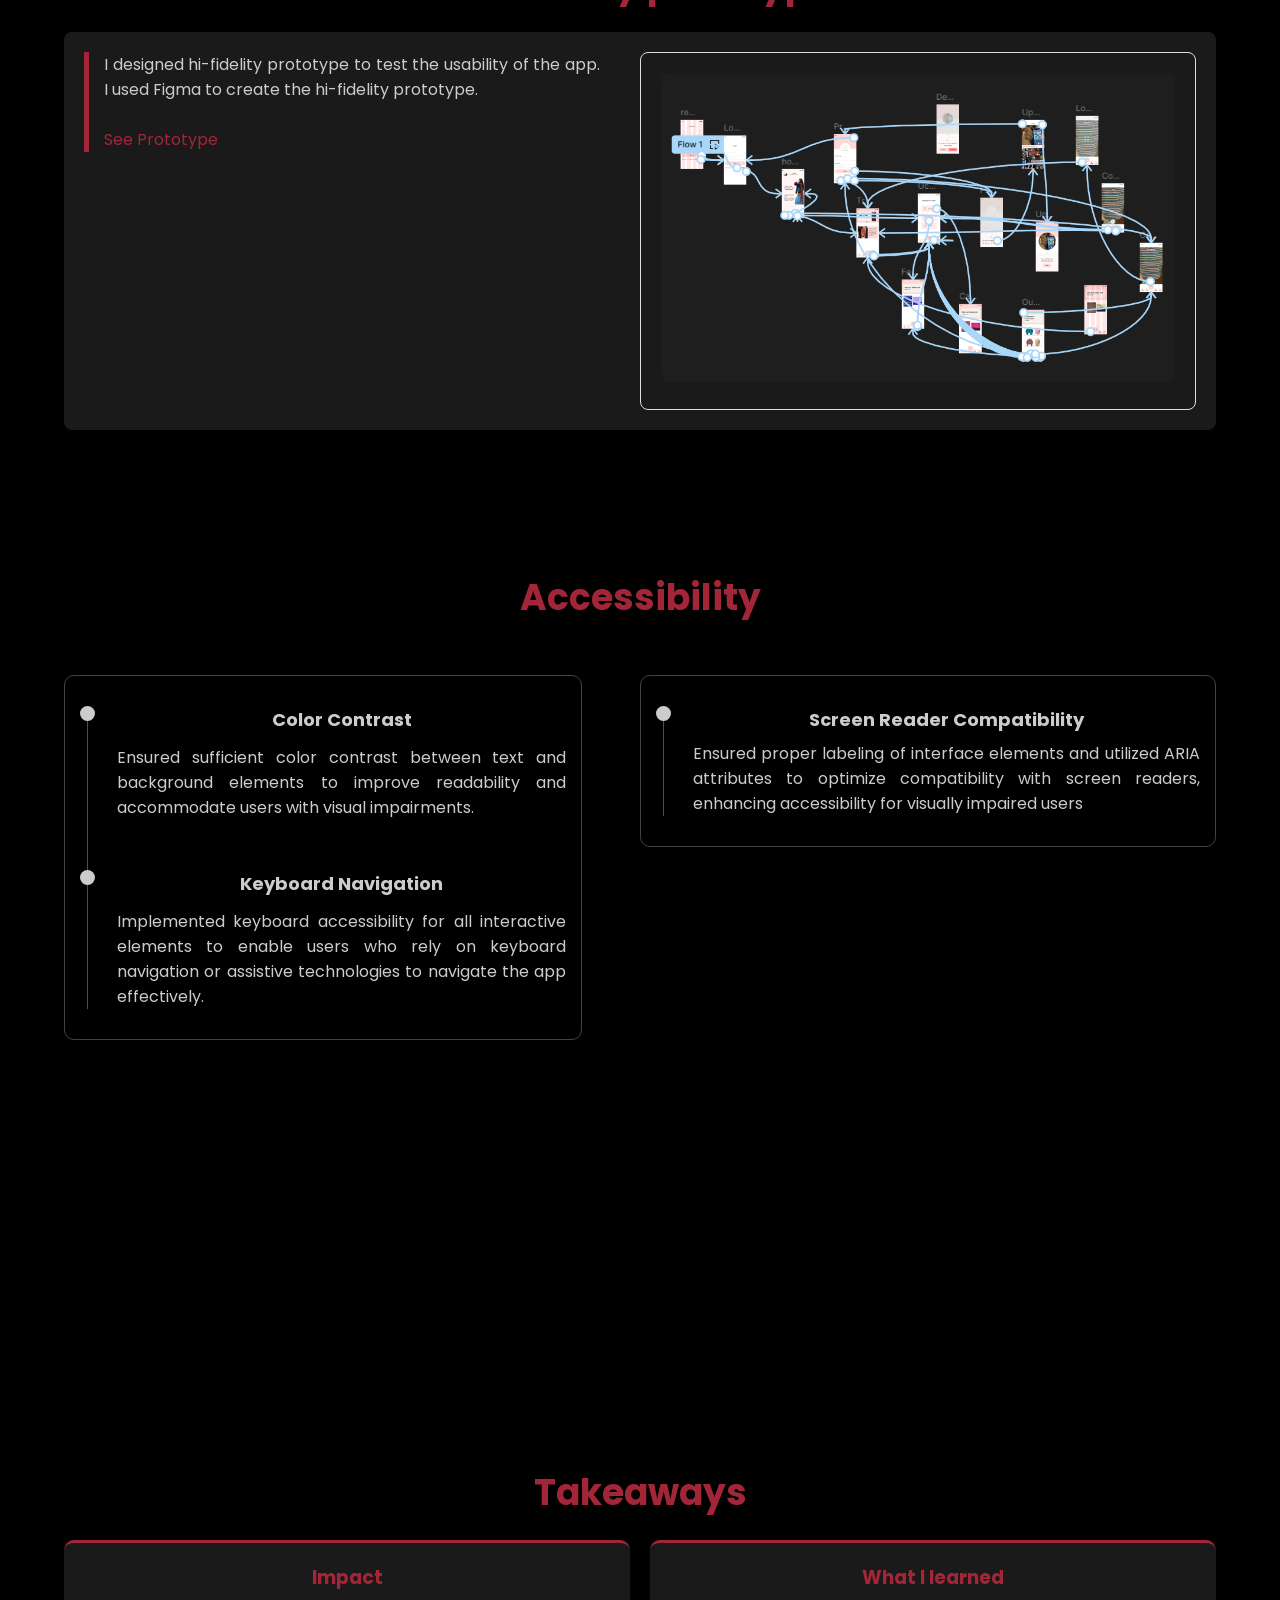
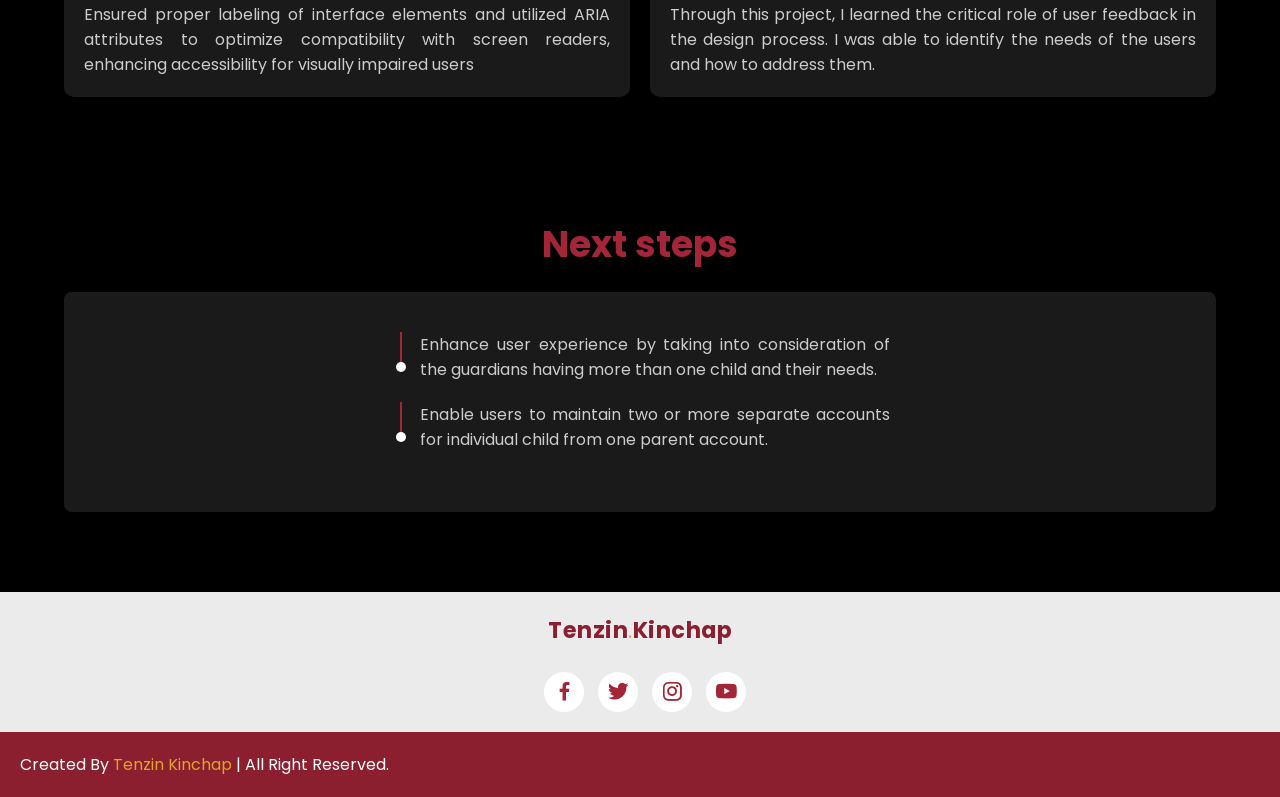
<file: my-cv/caseStudy3.html>
<!DOCTYPE html>
<html lang="en">
  <head>
    <meta charset="UTF-8" />
    <meta http-equiv="X-UA-Compatible" content="IE=edge" />
    <meta name="viewport" content="width=device-width, initial-scale=1.0" />
    <title>Fashion Stylist | Tenzin's Case Study</title>
    <!-- Link To CSS -->
    <link rel="stylesheet" href="./css/style.css" />
    <link rel="stylesheet" href="CaseStudy.css" />
    <link rel="icon" href="../" />
    <!-- Box Icons -->
    <link
      rel="stylesheet"
      href="https://cdn.jsdelivr.net/npm/boxicons@latest/css/boxicons.min.css"
    />
  </head>
  <body>
    <!-- Navbar -->
    <header>
      <a href="index.html #home" class="logo">
        <span class="logo-text">Tenzin<span>.</span>Kinchap</span>
      </a>

      <div class="bx bx-menu" id="menu-icon"></div>

      <ul class="navbar">
        <li><a href="index.html #home">Home</a></li>
        <li><a href="index.html #about">About Me</a></li>
        <li><a href="index.html #services">Services</a></li>
        <li><a href="index.html #portfolio">Projects</a></li>
        <li><a href="index.html #contact">Contact</a></li>
        <div class="bx bx-moon" id="darkmode"></div>
      </ul>
    </header>
    <!-- Home -->
    <nav>
      <a href="javascript:history.back()" class="back-icon">← Go Back</a>
    </nav>

    <div class="section overview parallax">
      <div class="content">
        <h2>Overview</h2>
        <div class="journey-map-container">
          <div class="journey-map-header">
            <h1>Fashion Stylist: Website/App</h1>
            <p>Project description</p>
            <p class="ux-case-study">Tenzin's UX Case Study</p>
            <p class="duration">Duration: 14th Febuary - 25th May</p>
          </div>
          <div class="journey-map-content">
            <div class="journey-map-text">
              <h2>Product Overview</h2>
              <p>
                It delves into the designing and creation of both website as
                well as an app that provides recommendations about matching
                outfits to users.
              </p>
              <br />
              <h2>Problem</h2>
              <p class="problem">
                <strong>Absence of dedicated fashion Stylist:</strong> Absence
                of a dedicated virtual AI fashion stylist for Bhutanese women's
                traditional clothing like tego, wonju, and kira.
              </p>
              <br />
              <p class="problem">
                <strong>Time Consuming:</strong> Current manual process of
                selecting appropriate color combinations for traditional
                garments is time-consuming and lacks technological solutions.
              </p>
              <br />

              <h2>Goal</h2>
              <p>
                Develop both mobile app as well as website that helps users to
                select the best matching outfits for themselves.
              </p>
            </div>
            <div class="journey-map-phones">
              <img src="1.png" alt="Phone 1" class="phone phone-left" />
              <img src="2.png" alt="Phone 2" class="phone phone-right" />
            </div>
          </div>
        </div>
      </div>
    </div>
    <div class="section roles parallax">
      <div class="content">
        <h2>Roles and Responsibilities</h2>
        <div class="card-role">
          <div class="role-card">
            <h3>My Role</h3>
            <p>
              <strong>UI/UX Designer:</strong> Responsible for the overall
              design and user experience for Fashion Stylist System.
            </p>
          </div>
          <div class="role-card">
            <h3>Responsibility</h3>
            <p>
              My responsibility involves conducting user research, designing
              wireframes, developing the app's features, testing and iterating,
              and implementing the final design and functionality.
            </p>
          </div>
        </div>
      </div>
    </div>
    <div class="section roles parallax">
      <div class="content">
        <h2>User research: summary</h2>
        <div class="findings-section">
          <div class="content-finding">
            <p class="intro-text">
              For Fashion Stylist App/Website, I have conducted user research
              via surveys, interviews, and usability testing. Initially assuming
              customers prioritized convenience, I discovered they also seek
              engaging, visually rich experiences when selecting their prefered
              attires. This insight prompted me to focus on integrating AI
              models and interactive features to enhance user satisfaction.
            </p>
          </div>
        </div>
      </div>
    </div>
    <!-- ---.--- -->
    <div class="section roles parallax">
      <div class="content">
        <h2>User Personas</h2>
        <div class="mockup-container">
          <div class="mockup-content">
            <!-- First Card -->
            <div class="mockup-card">
              <div class="image-container">
                <img src="f1.png" alt="Before and After" />
              </div>
            </div>
            <!-- Second Card -->
            <div class="mockup-card">
              <div class="image-container">
                <img src="f2.png" alt="Before and After" />
              </div>
            </div>
            <!-- Third Card -->
          </div>
        </div>
      </div>
    </div>

    <!--  -->

    <div class="section user-flow parallax">
      <div class="content">
        <h2 class="userflow-section-title">Competitive Audit</h2>
        <div class="userflow-container">
          <div class="userflow-content">
            <div class="userflow-card">
              <div class="userflow-image">
                <img src="f3.png" alt="User Flow" />
              </div>
            </div>
            <div class="userflow-text">
              <p>
                I have compared my website with four other similar website to
                delineate the existing gaps and opportunities for development
                within my web application.
              </p>
            </div>
          </div>
        </div>
      </div>
    </div>
    <div class="section user-flow parallax">
      <div class="content">
        <h2 class="userflow-section-title">Ideation</h2>
        <div class="userflow-container">
          <div class="userflow-content">
            <div class="userflow-card">
              <div class="userflow-image">
                <img src="f4.webp" alt="User Flow" />
              </div>
            </div>
            <div class="userflow-text">
              <p>
                I generated as many possible solutions as possible, and end up
                using few of my original ideas. This is very exciting part of
                work and narrowing down many ideas to a couple of great ones is
                very rewarding.
              </p>
            </div>
          </div>
        </div>
      </div>
    </div>
    <div class="section roles parallax">
      <div class="content">
        <h2>User Journey Map</h2>
        <div class="journeymap-container">
          <div class="journeymap-content">
            <div class="journeymap-text">
              <p>
                I used journey map to further improved the ideation from opening
                the app or website to receiving order confirmation, focusing on
                the immersive 3D visualizations of dishes.
              </p>
            </div>
            <div class="journeymap-card">
              <h3>Persona: Antonio</h3>
              <p>Goal: To use virtual try on feature in the app.</p>
              <div class="journeymap-image">
                <img src="f5.png" alt="User Journey Map" />
              </div>
            </div>
          </div>
        </div>
      </div>
    </div>
    <div class="section user-flow parallax">
      <div class="content">
        <h2>Paper Wireframe</h2>
        <div class="paper-container">
          <div class="paper-content">
            <div class="paper-card left-card">
              <div class="paper-card-image">
                <img src="1.1.jpg" alt="User Flow" />
              </div>
            </div>
            <div class="paper-text">
              <p>
                <strong>Goals: </strong>Develop a user-friendly website/app that
                enhances the fashion style.
              </p>
              <br />
              <p>
                <strong>Thought Process:</strong> I started by creating a paper
                wireframe to visualize the layout of the website. I used paper
                wireframe because it is quick and easy to create.
              </p>
            </div>
            <div class="paper-card right-card">
              <div class="paper-card-image">
                <img src="1.2.jpg" alt="User Flow" />
              </div>
            </div>
          </div>
        </div>
      </div>
    </div>

    <div class="section user-flow parallax">
      <div class="content">
        <h2 class="userflow-section-title">Digital Wireframe</h2>
        <div class="userflow-container">
          <div class="userflow-content">
            <div class="userflow-card">
              <div class="userflow-image">
                <img src="f6.png" alt="User Flow" />
              </div>
            </div>
            <div class="userflow-text">
              <p>
                After Paper Wireframei created both Desktop and App version of
                Digital Wireframe. I used Figma to create the wireframe.
              </p>
            </div>
          </div>
        </div>
      </div>
    </div>

    <div class="section roles parallax">
      <div class="content">
        <h2>Low-fidelity prototype</h2>
        <div class="journeymap-container">
          <div class="journeymap-content">
            <div class="journeymap-text">
              <p>
                I designed low-fidelity prototype to test the usability of the
                website/app. I used Figma to create the low-fidelity prototype.
              </p>
              <br />
              <p class="hifi">
                <a
                  href="https://www.figma.com/proto/AtH8GRzb38PlbFICOAQLVx/Untitled?node-id=1-2338&t=DVp4QN160uhuxzqA-1"
                  target="_blank"
                  >See Low-Fidility Prototype</a
                >
              </p>
            </div>
            <div class="journeymap-card">
              <div class="journeymap-image">
                <img src="f7.png" alt="User Journey Map" />
              </div>
            </div>
          </div>
        </div>
      </div>
    </div>

    <div class="section roles parallax">
      <div class="content">
        <h2>Usability study</h2>
        <div class="findings-section">
          <div class="content-finding">
            <p class="intro-text">
              In my usability studies for the fashion stylist website/app, I
              conducted research to gather valuable insights from users. The
              insights revealed challenges and numerous parameters like
              Navigation efficiency, user engagement and User satisfaction.
            </p>
            <div class="findings-container">
              <div class="round-findings">
                <h3>Findings</h3>
                <ul>
                  <li>
                    <div class="line"></div>
                    Users noted they spent more time interacting with 3D images
                    compared to standard images.
                  </li>
                  <li>
                    <div class="line"></div>
                    While users appreciated the quality of the content, they
                    recommended enhancing readability by using larger fonts and
                    more visual aids.
                  </li>
                  <li>
                    <div class="line"></div>
                    Feedback highlighted the need for more interactive elements
                    to enhance user engagement.
                  </li>
                </ul>
              </div>
            </div>
          </div>
        </div>
      </div>
    </div>

    <div class="section roles parallax">
      <div class="content">
        <h2>Mock Ups</h2>
        <div class="mockup-container">
          <div class="mockup-content">
            <!-- First Card -->
            <div class="mockup-card">
              <div class="image-container">
                <p>Before</p>
                <img src="f8 (1).png" alt="Before and After" />
              </div>
              <p class="mockup-text">
                Before the usability study, this design appears to be not very
                user friendly.
              </p>
            </div>
            <!-- Second Card -->
            <div class="mockup-card">
              <div class="image-container">
                <p>After</p>
                <img src="f8 (2).png" alt="Before and After" />
              </div>
              <p class="mockup-text">
                After Usibility Findings, i improved the content readability by
                adding discribtion on the the post and updates and make it
                user-friendly.
              </p>
            </div>
            <!-- Third Card -->
          </div>
        </div>
      </div>
    </div>
    <div class="section roles parallax">
      <div class="content">
        <h2>Hi-fidelity prototype</h2>
        <div class="journeymap-container">
          <div class="journeymap-content">
            <div class="journeymap-text">
              <p>
                I designed hi-fidelity prototype to test the usability of the
                app. I used Figma to create the hi-fidelity prototype.
              </p>
              <br />
              <p class="hifi">
                <a
                  href="https://www.figma.com/proto/AtH8GRzb38PlbFICOAQLVx/Untitled?node-id=0-1&t=DVp4QN160uhuxzqA-1"
                  target="_blank"
                  >See Prototype</a
                >
              </p>
            </div>
            <div class="journeymap-card">
              <div class="journeymap-image">
                <img src="f9.png" alt="User Journey Map" />
              </div>
            </div>
          </div>
        </div>
      </div>
    </div>

    <div class="section roles parallax">
      <div class="content">
        <h2>Accessibility</h2>
        <div class="education-content" id="education">
          <div class="container">
            <div class="row">
              <div class="education">
                <div class="row">
                  <div class="timeline-box">
                    <div class="timeline">
                      <div class="timeline-item">
                        <div class="circle-dot"></div>
                        <h4 class="timeline-title">Color Contrast</h4>
                        <li class="timeline-text">
                          Ensured sufficient color contrast between text and
                          background elements to improve readability and
                          accommodate users with visual impairments.
                        </li>
                      </div>
                      <div class="timeline-item">
                        <div class="circle-dot"></div>
                        <h4 class="timeline-title">Keyboard Navigation</h4>
                        <li class="timeline-text">
                          Implemented keyboard accessibility for all interactive
                          elements to enable users who rely on keyboard
                          navigation or assistive technologies to navigate the
                          app effectively.
                        </li>
                      </div>
                    </div>
                  </div>
                </div>
              </div>
              <div class="internship">
                <div class="row">
                  <div class="timeline-box">
                    <div class="timeline">
                      <div class="timeline-item">
                        <div class="circle-dot"></div>
                        <h4 class="timeline-title">
                          Screen Reader Compatibility
                        </h4>
                        <li class="timeline-text">
                          Ensured proper labeling of interface elements and
                          utilized ARIA attributes to optimize compatibility
                          with screen readers, enhancing accessibility for
                          visually impaired users
                        </li>
                      </div>
                    </div>
                  </div>
                </div>
              </div>
            </div>
          </div>
        </div>
      </div>
    </div>

    <div class="section roles parallax">
      <div class="content">
        <h2>Takeaways</h2>
        <div class="card-role">
          <div class="role-card">
            <h3>Impact</h3>
            <p>
              <li class="timeline-text">
                Ensured proper labeling of interface elements and utilized ARIA
                attributes to optimize compatibility with screen readers,
                enhancing accessibility for visually impaired users
              </li>
            </p>
          </div>
          <div class="role-card">
            <h3>What I learned</h3>
            <p>
              <li class="timeline-text">
                Through this project, I learned the critical role of user
                feedback in the design process. I was able to identify the needs
                of the users and how to address them.
              </li>
            </p>
          </div>
        </div>
      </div>
    </div>

    <div class="section roles parallax">
      <div class="content">
        <h2>Next steps</h2>
        <div class="findings-section">
          <div class="content-finding">
            <div class="findings-container">
              <div class="round-findings">
                <ul>
                  <li>
                    <div class="line"></div>
                    <p>
                      Enhance user experience by taking into consideration of
                      the guardians having more than one child and their needs.
                    </p>
                  </li>
                  <li>
                    <div class="line"></div>
                    <p>
                      Enable users to maintain two or more separate accounts for
                      individual child from one parent account.
                    </p>
                  </li>
                </ul>
              </div>
            </div>
          </div>
        </div>
      </div>
    </div>

    <!-- Footer -->
    <div class="footer">
      <h2><span class="logo-text">Tenzin<span>.</span>Kinchap</span></h2>
      <div class="footer-social">
        <a href="#"><i class="bx bxl-facebook"></i></a>
        <a href="#"><i class="bx bxl-twitter"></i></a>
        <a href="#"><i class="bx bxl-instagram"></i></a>
        <a href="#"><i class="bx bxl-youtube"></i></a>
      </div>
    </div>
    <!-- Copyright -->
    <div class="copyright">
      <p>Created By <a href="">Tenzin Kinchap</a> | All Right Reserved.</p>
    </div>

    <!-- Link To JS -->
    <script src="./js/script.js"></script>
    <script src="caseStudy.js"></script>
  </body>
</html>
</file>
<file: my-cv/css/style.css>
/* Google Fonts */
@import url("https://fonts.googleapis.com/css2?family=Poppins:wght@200;300;400;500;600;700&display=swap");
* {
  margin: 0;
  padding: 0;
  box-sizing: border-box;
  list-style: none;
  text-decoration: none;
  scroll-behavior: smooth;
  scroll-padding-top: 2rem;
  font-family: "Poppins", sans-serif;
}
:root {
  --main-color: #8b1e2f;
  --bg-color: #fff;
  --text-color: #241417;
  --hover: #c0392b;

  --big-font: 3.2rem;
  --medium-font: 1.8rem;
  --p-font: 0.941rem;
}
section {
  padding: 50px 10%;
}
body.active {
  --text-color: #fff;
  --bg-color: #1a0f11;
}

.logo {
  display: flex;
  align-items: center;
  text-decoration: none; /* Remove underline from the link */
}

/* Style the logo image */
.logo img {
  width: 150px; /* Adjust the width as needed */
  height: auto; /* Maintain aspect ratio */
  margin: 0 15px; /* Add horizontal margin to the logo */
}

.home-img {
  padding: 40px; /* Add padding around the image container */
  text-align: center; /* Center align the image within the container */
}

/* Style the image */
.home-img img {
  width: 200px; /* Adjust the width as needed */
  height: auto; /* Maintain aspect ratio */
  border-radius: 10px; /* Optional: Add rounded corners */
  box-shadow: 0 4px 8px rgba(0, 0, 0, 0.1); /* Optional: Add shadow for a 3D effect */
}

body {
  background: var(--bg-color);
  color: var(--text-color);
}
*::selection {
  color: var(--bg-color);
  background: var(--main-color);
}
.heading {
  text-align: center;
}
.heading h2 {
  font-size: 30px;
}

header {
  position: fixed;
  width: 100%;
  top: 0;
  right: 0;
  z-index: 1000;
  display: flex;
  align-items: center;
  justify-content: space-between;
  background: var(--bg-color);
  padding: 13px 10%;
  transition: 0.2s;
  box-shadow: -3px -3px 7px #ffffff73, 2px 2px 5px rgba(94, 104, 121, 0.288);
}
header.shadow {
  box-shadow: 0 0 4px rgb(92 20 32 / 15%);
}
.logo {
  font-size: 1.61rem;
  font-weight: 600;
  color: var(--text-color);
}
.navbar {
  display: flex;
}
.navbar a {
  font-size: 1rem;
  padding: 10px 20px;
  color: var(--text-color);
  font-weight: 500;
}
.navbar a:hover {
  color: var(--hover);
}
#menu-icon {
  font-size: 24px;
  cursor: pointer;
  z-index: 10001;
  display: none;
}
#darkmode {
  font-size: 22px;
  cursor: pointer;
}
.home {
  position: relative;
  width: 100%;
  min-height: 100vh;
  display: grid;
  grid-template-columns: 0.2fr 1fr 1fr;
  align-items: center;
  gap: 1rem;
}
.home-img {
  order: 3;
}
.home-img img {
  width: 100%;
}
.home-text span {
  font-size: var(--medium-font);
  font-weight: 500;
}
.home-text h1 {
  font-size: var(--big-font);
}
.home-text h2 {
  font-size: 1.1rem;
  font-weight: 400;
}
.home-text p {
  font-size: var(--p-font);
  font-weight: 400;
  margin: 0.7rem 0 1rem;
}
.social {
  display: flex;
  flex-direction: column;
}
.social a {
  margin-bottom: 1rem;
  font-size: 22px;
  color: var(--text-color);
}
.social a:hover {
  color: var(--hover);
}
.btn {
  display: inline-block;
  background: var(--main-color);
  color: #fff;
  padding: 0.7rem 1.3rem;
  border-radius: 0.5rem;
}
.btn:hover {
  background: var(--hover);
}

.about-container {
  display: grid;
  grid-template-columns: repeat(2, 1fr);
  gap: 1rem;
  margin-top: 2rem;
}

.about-img img {
  width: 80%;
  border-radius: 0.5rem;
}
.about-text p {
  font-size: var(--p-font);
  font-weight: 400;
  text-align: justify;
}
.information {
  margin: 1rem 0 1.4rem;
}
.information .info-box {
  display: flex;
  align-items: center;
  margin-bottom: 1.4rem;
}
.information .info-box .bx {
  font-size: 22px;
}
.information .info-box span {
  font-weight: 400;
  margin-left: 1rem;
}

.bars-box {
  position: relative;
  display: flex;
  justify-content: space-between;
  align-items: center;
  padding: 1rem 0;
  margin-bottom: 1rem;
}
.bars-box h3,
span {
  font-size: 1.1rem;
  font-weight: 500;
}
.light-bar {
  position: absolute;
  bottom: 0;
  left: 0;
  width: 100%;
  height: 0.5rem;
  background: hsla(260, 100%, 44%, 0.4);
  border-radius: 0.5rem;
}
.percent-bar {
  position: absolute;
  bottom: 0;
  left: 0;
  height: 0.5rem;
  background: var(--main-color);
  border-radius: 0.5rem;
}
.html-bar {
  width: 94%;
}
.css-bar {
  width: 84%;
}
.js-bar {
  width: 74%;
}
.react-bar {
  width: 80%;
}
.services-content {
  display: grid;
  grid-template-columns: repeat(auto-fit, minmax(200px, auto));
  justify-content: center;
  gap: 1rem;
  margin-top: 2rem;
}
.services-box {
  padding: 20px;
  width: 260px;
  display: flex;
  flex-direction: column;
  align-items: center;
  text-align: center;
  border-radius: 0.5rem;
  border-bottom: 2px solid var(--main-color);
  box-shadow: 0 2px 7px rgb(92 20 32 / 15%);
}
.services-box:hover {
  background-color: #5c1420;
}

.services-box h3 {
  font-size: 1rem;
  font-weight: 600;
  margin: 0.7rem 0 0.4rem;
}
.services-box:hover h3 {
  color: #fff;
}
.services-box .bx {
  padding-top: 2rem;
  font-size: 54px;
  color: var(--main-color);
}
.services-box:hover .bx {
  color: #e0a526;
}
.services-box a {
  color: var(--main-color);
  font-size: var(--p-font);
  font-weight: 500;
}
.services-box:hover a {
  color: #8b8a8f;
}
.portfolio-content {
  display: grid;
  grid-template-columns: repeat(auto-fit, minmax(280px, auto));
  gap: 1rem;
  margin-top: 2rem;
}
.portfolio-img {
  overflow: hidden;
  border-radius: 0.5rem;
}
.portfolio-img img {
  width: 100%;
  display: block;
}
.portfolio-img img:hover {
  transform: scale(1.1);
  transition: 1s;
}
.contact-form {
  display: grid;
  place-items: center;
  margin-top: 2rem;
}
.contact-form form {
  display: flex;
  flex-direction: column;
  width: 650px;
}
form input,
textarea {
  padding: 15px;
  border-radius: 0.5rem;
  width: 100%;
  border: none;
  outline: none;
  background: rgba(139, 30, 47, 0.08);
  margin-bottom: 1rem;
  color: var(--text-color);
}
form input::placeholder,
textarea::placeholder {
  color: var(--text-color);
}
form textarea {
  resize: none;
  height: 200px;
}
.contact-button {
  width: 160px;
  cursor: pointer;
  background: #b8374a;
  color: #fff;
  justify-content: center;
  text-transform: uppercase;
  letter-spacing: 1px;
  margin-left: 35%;
}
.contact-button:hover {
  background: var(--hover);
}
.footer {
  display: grid;
  place-items: center;
  padding: 20px;
  background: #ebebeb;
  color: #000;
}
.footer h2 {
  font-size: 1.5rem;
  margin-bottom: 1.6rem;
}
.footer-social a i {
  color: #a32638;
  font-size: 25px;
  margin-left: 10px;
  text-align: center;
  line-height: 40px;
  background-color: #fff;
  border-radius: 50%;
  width: 40px;
  height: 40px;
}
.copyright {
  padding: 20px;
  background: var(--main-color);
  text-align: center;
  color: #fff;
}
.copyright a {
  color: #e0a526;
}
/* Making Responsive */
@media (max-width: 991px) {
  header {
    padding: 18px 4%;
  }
  section {
    padding: 50px 4%;
  }
}
@media (max-width: 881px) {
  :root {
    --big-font: 2.7rem;
    --medium-font: 1.4rem;
  }
}
@media (max-width: 768px) {
  :root {
    --big-font: 2.4rem;
    --medium-font: 1.2rem;
  }
  header {
    padding: 11px 4%;
  }
  #menu-icon {
    display: initial;
    color: var(--text-color);
  }
  header .navbar {
    position: absolute;
    top: -500px;
    left: 0;
    right: 0;
    display: flex;
    flex-direction: column;
    background: var(--bg-color);
    box-shadow: 0 4px 4px rgb(0 0 0 / 10%);
    transition: 0.2s ease;
    text-align: center;
  }
  .navbar.active {
    top: 100%;
  }
  .navbar a {
    padding: 1.5rem;
    display: block;
    background: var(--bg-color);
  }
  #darkmode {
    position: absolute;
    top: 1.4rem;
    right: 2rem;
  }
  .scroll-down {
    display: none;
  }
  .home {
    grid-template-columns: 0.5fr 3fr;
  }
  .home-text {
    grid-column: 1/3;
    padding-left: 1.4rem;
  }
  .home-img {
    order: initial;
  }
  .about-container {
    grid-template-columns: 1fr;
  }
  .about-img {
    display: flex;
    justify-content: center;
  }

  .contact-form form {
    width: 300px;
  }
  .contact-button {
    margin-left: 25%;
  }
}
@media (max-width: 340px) {
  :root {
    --big-font: 1.7rem;
    --medium-font: 1.1rem;
  }
  .home-text span {
    font-size: 1rem;
  }
  .home-text h2 {
    font-size: 0.9rem;
    font-weight: 500;
  }
  .information .info-box span {
    font-size: 1rem;
  }
  .portfolio-content {
    grid-template-columns: repeat(auto-fit, minmax(200px, auto));
  }
  .contact-form form {
    width: 300px;
  }
  .contact-button {
    margin-left: 25%;
  }
}

/* ---- */
/* General styles */
body {
  font-family: Arial, sans-serif;
}

.heading h2 {
  text-align: center;
  margin-bottom: 20px;
}

/* Portfolio section */
.portfolio {
  padding: 20px;
  background-color: #f4f4f4;
}

.portfolio-content {
  display: flex;
  justify-content: space-around;
  flex-wrap: wrap;
  gap: 20px;
}

/* Portfolio items */
.portfolio-img {
  background-color: #fff;
  border: 1px solid #ddd;
  border-radius: 8px;
  box-shadow: 0 4px 6px rgba(0, 0, 0, 0.1);
  padding: 20px;
  text-align: center;
  flex-basis: calc(33.333% - 40px);
  box-sizing: border-box;
  transition: transform 0.3s ease-in-out;
}

.portfolio-img:hover {
  transform: translateY(-10px);
}

.portfolio-img h3 {
  margin-bottom: 10px;
  font-size: 1.2em;
  color: #333;
}

.portfolio-img img {
  max-width: 100%;
  max-height: 200px; /* Set a maximum height */
  object-fit: contain; /* Maintain aspect ratio without cropping */
  border-radius: 4px;
  margin-bottom: 10px;
}

.portfolio-img a {
  display: inline-block;
  margin-top: 10px;
  padding: 10px 20px;
  background-color: #a32638;
  color: #fff;
  text-decoration: none;
  border-radius: 4px;
  transition: background-color 0.3s ease-in-out;
}

.portfolio-img a:hover {
  background-color: #6e1824;
}

/* Responsive design */
@media (max-width: 768px) {
  .portfolio-img {
    flex-basis: calc(50% - 40px);
  }
}

@media (max-width: 480px) {
  .portfolio-img {
    flex-basis: calc(100% - 40px);
  }
}

/* ---- Tenzin Kinchap theme additions ---- */
.logo-text {
  font-size: 1.4rem;
  font-weight: 700;
  letter-spacing: 0.5px;
  color: var(--main-color);
  margin: 0 15px;
  white-space: nowrap;
}
.logo-text span {
  color: #e0a526;
}
body.active .logo-text {
  color: #fff;
}
.footer .logo-text {
  margin: 0;
}
body.active .portfolio {
  background-color: #241417;
}
body.active .contact-form input,
body.active .contact-form textarea {
  background: rgba(224, 165, 38, 0.1);
}
</file>
<file: my-cv/CaseStudy.css>
@import url("https://fonts.googleapis.com/css2?family=Lexend:wght@400;500;600;700&display=swap");

* {
  margin: 0;
  padding: 0;
  box-sizing: border-box;
  scroll-behavior: smooth;
}

body {
  background-color: #000;
  color: #cccccc;
  margin: 0;
}

nav {
  padding: 25px;
  text-align: left;
  position: fixed;
}

.back-icon {
  font-size: 18px;
  color: #a32638;
}

.section {
  padding: 60px 0;
}

.parallax {
  background-attachment: fixed;
}

.content {
  width: 90%;
  margin: auto;
  text-align: center;
}

h2 {
  font-size: 36px;
  margin-bottom: 20px;
  color: #a32638;
}

p {
  line-height: 25px;
  font-size: 16px;
  text-align: justify;
}

/* .journey-map-container {
  max-width: 1200px;
  margin: 20px auto;
  padding: 20px;
  background-color: #1a1a1a;
  border-radius: 10px;
  box-shadow: 0 10px 20px rgba(0, 0, 0, 0.5);
} */

.journey-map-header {
  text-align: center;
  padding: 20px;
}

.journey-map-header h1 {
  font-size: 36px;
  color: #a32638;
  margin-bottom: 10px;
}

.journey-map-header p {
  text-align: center;
  margin: 5px 0;
}

.problem {
  list-style-type: disc;
  /* Change to your preferred bullet style */
  /* Adjust as needed for spacing */
}

.ux-case-study {
  color: #a32638;
  font-weight: bold;
  display: inline-block;
  margin-top: 10px;
  padding: 5px 10px;
  background-color: #333;
  border-radius: 5px;
}

.duration {
  margin-top: 10px;
  color: #a32638;
}

.journey-map-content {
  display: flex;
  align-items: flex-start;
  justify-content: space-between;
  gap: 20px;
  margin-top: 20px;
}

.journey-map-text {
  flex: 1;
  max-width: 50%;
}

.journey-map-text h2 {
  font-size: 28px;
  margin-bottom: 15px;
  color: #a32638;
}

.journey-map-phones {
  flex: 1;
  max-width: 35%;
  display: flex;
  justify-content: space-between;
  align-items: center;
  margin-top: 60px;
  margin-right: 20px;
}

.laptop-container {
  flex: 1;
  max-width: 80%;
  display: flex;
  position: relative;
  justify-content: space-between;
  margin-left: 10%;
}

.image {
  position: absolute;
  max-width: 100%;
  /* height: auto;
  margin: 20px auto; */
  margin-top: 50px;
  margin-left: 50px;
}

/* Image Classes */
.image-back {
  z-index: 1;
  max-width: 80%;
  transition: transform 0.3s ease, opacity 0.3s ease;
}

.image-middle {
  z-index: 2;
  transform: translate(-20%, 20%);
  max-width: 40%;
  transition: transform 0.3s ease, opacity 0.3s ease;
}

.image-front {
  z-index: 3;
  transform: translate(-68%, 68%);
  max-width: 20%;
  transition: transform 0.3s ease, opacity 0.3s ease;
}

/* Hover Effects */
.image-back:hover {
  transform: scale(1.05);
  /* Slightly increase size on hover */
  opacity: 0.8;
  /* Slightly reduce opacity on hover */
}

.image-middle:hover {
  transform: translate(-20%, 20%) scale(1.05);
  /* Maintain translate and slightly increase size on hover */
  opacity: 0.8;
  /* Slightly reduce opacity on hover */
}

.image-front:hover {
  transform: translate(-68%, 68%) scale(1.05);
  /* Maintain translate and slightly increase size on hover */
  opacity: 0.8;
  /* Slightly reduce opacity on hover */
}

/* /.................. */
.phone {
  width: 45%;
  transition: transform 0.3s;
  border: 2px solid #a32638;
  border-radius: 20px;
}

.phone-left {
  transform: rotate(-10deg);
}

.phone-right {
  transform: rotate(10deg);
}

.phone:hover {
  transform: scale(1.1);
}

/* roles and responsobilityies
 */

.card-role {
  display: flex;
  justify-content: space-between;
  flex-wrap: wrap;
  gap: 20px;
}

.role-card {
  flex: 1 1 calc(50% - 20px);
  background-color: #1a1a1a;
  padding: 20px;
  border-radius: 10px;
  box-shadow: 0 0 10px rgba(0, 0, 0, 0.5);
  transition: transform 0.3s ease, box-shadow 0.3s ease;
  border-top: 3px solid #a32638;
}

.role-card:hover {
  transform: scale(1.05);
  box-shadow: 0 0 20px rgba(0, 0, 0, 0.7);
}

.role-card h3 {
  color: #a32638;
  margin-bottom: 10px;
}

.role-card p {
  color: #ccc;
}

/* Css for the user pain points */
.cards-container {
  display: flex;
  justify-content: center;
  gap: 15px;
  padding: 20px;
  flex-wrap: wrap;
  /* This allows wrapping in case the screen is too small */
}

.card-persona {
  background-color: #1a1a1a;
  border: 1px solid #333;
  border-radius: 10px;
  padding: 15px;
  width: 220px;
  position: relative;
  transition: transform 0.3s ease-in-out;
  flex-shrink: 0;
  /* Prevent shrinking on smaller screens */
}

.card-persona:hover {
  transform: scale(1.05);
}

.card-number {
  position: absolute;
  top: 10px;
  right: 10px;
  background-color: #a32638;
  color: #000;
  width: 25px;
  height: 25px;
  display: flex;
  align-items: center;
  justify-content: center;
  border-radius: 50%;
  font-weight: bold;
}

.card-persona h3 {
  margin-bottom: 10px;
  font-size: 18px;
  color: #a32638;
}

.card-persona p {
  margin-bottom: 10px;
  font-size: 14px;
  line-height: 20px;
}

/* User persona.................. */

.user-persona-container {
  max-width: 1200px;
  margin: 20px auto;
  padding: 20px;
  background-color: #000000;
  box-shadow: 0 0 10px rgba(0, 0, 0, 0.1);
  border-radius: 8px;
}

.user-persona-row {
  display: flex;
  justify-content: space-between;
  gap: 20px;
}

.user-persona-card {
  background-color: #1a1a1a;
  border: 1px solid #ddd;
  border-radius: 8px;
  padding: 20px;
  flex: 1;
  transition: transform 0.3s, box-shadow 0.3s;
}

.user-persona-card:hover {
  transform: translateY(-10px);
  box-shadow: 0 4px 20px rgba(0, 0, 0, 0.1);
}

.user-image {
  text-align: center;
  margin-bottom: 20px;
}

.user-image img {
  width: 80px;
  height: 80px;
  border-radius: 50%;
  object-fit: cover;
}

.user-details blockquote {
  font-style: italic;
  color: #555;
  margin: 0 0 20px;
  text-align: center;
}

.goals-frustrations {
  display: flex;
  justify-content: space-between;
  margin-bottom: 20px;
}

.goals h3,
.frustrations h3 {
  margin-bottom: 10px;
  color: #a32638;
  /* Green color for headers */
}

.goals ul,
.frustrations ul {
  list-style: none;
  padding: 0;
}

.goals li,
.frustrations li {
  margin-bottom: 10px;
}

.summary {
  font-size: 14px;
  color: #555;
}

/*  User Journey Mapss,,,,,,,,,,,,,,,,,,,,,,, */
.journeymap-container {
  max-width: 1200px;
  margin: 20px auto;
  padding: 20px;
  background-color: #1a1a1a;
  box-shadow: 0 0 10px rgba(0, 0, 0, 0.1);
  border-radius: 8px;
}

.journeymap-section-title {
  text-align: center;
  color: #333;
  margin-bottom: 20px;
}

.journeymap-content {
  display: flex;
  align-items: flex-start;
  justify-content: space-between;
  gap: 20px;
}

.journeymap-text {
  flex: 1;
  border-left: 5px solid #a32638;
  /* Green vertical line */
  padding-left: 15px;
  margin-right: 20px;
}

.journeymap-card {
  flex: 2;
  background-color: #1a1a1a;
  border: 1px solid #ddd;
  border-radius: 8px;
  padding: 20px;
  max-width: 50%;
  transition: transform 0.3s, box-shadow 0.3s;
}

.journeymap-card:hover {
  transform: translateY(-10px);
  box-shadow: 0 4px 20px rgba(0, 0, 0, 0.1);
}

.journeymap-image img {
  width: 100%;
  border-radius: 8px;
  transition: transform 0.3s;
}

.journeymap-image img:hover {
  transform: scale(1.05);
}

.hifi a {
  color: #a32638;
}

/* User flow css */

.userflow-container {
  max-width: 1300px;
  /* Increased the max-width slightly */
  margin: 20px auto;
  padding: 20px;
  background-color: #1a1a1a;
  box-shadow: 0 0 10px rgba(0, 0, 0, 0.1);
  border-radius: 8px;
}

.userflow-content {
  display: flex;
  align-items: flex-start;
  gap: 20px;
}

.userflow-card {
  background-color: #1a1a1a;
  border: 1px solid #ddd;
  border-radius: 8px;
  padding: 20px;
  transition: transform 0.3s, box-shadow 0.3s;
}

.userflow-card:hover {
  transform: translateY(-10px);
  box-shadow: 0 4px 20px rgba(0, 0, 0, 0.1);
}

.userflow-image {
  flex: 1;
}

.userflow-image img {
  width: 100%;
  max-width: 450px;
  /* Increased the image size slightly */
  border-radius: 8px;
  transition: transform 0.3s;
}

.userflow-image img:hover {
  transform: scale(1.05);
}

.userflow-text {
  line-height: 25px;
  font-size: 16px;
  flex: 2;
  color: #cccccc;
  border-left: 5px solid #a32638;
  padding-left: 30px;
  /* Moved the green vertical line further to the right */
}

/* Empathey */

.empathy-container {
  max-width: 1300px;
  margin: 20px auto;
  padding: 20px;
  background-color: #1a1a1a;
  box-shadow: 0 0 10px rgba(0, 0, 0, 0.1);
  border-radius: 8px;
  display: flex;
  justify-content: center;
  /* Centering the cards horizontally */
}

.empathy-content {
  display: flex;
  align-items: flex-start;
  gap: 20px;
}

.empathy-card,
.empathy-card1 {
  background-color: #1a1a1a;
  border: 1px solid #ddd;
  border-radius: 8px;
  padding: 20px;
  transition: transform 0.3s, box-shadow 0.3s;
  flex: 1;
  /* Each card takes equal space */
}

.empathy-card:hover,
.empathy-card1:hover {
  transform: translateY(-10px);
  box-shadow: 0 4px 20px rgba(0, 0, 0, 0.1);
}

.empathy-image {
  flex: 1;
}

.empathy-image img {
  width: 100%;
  max-width: 380px;
  border-radius: 8px;
  transition: transform 0.3s;
}

.empathy-image img:hover {
  transform: scale(1.05);
}

.empathy-text {
  line-height: 25px;
  font-size: 16px;
  flex: 2;
  color: #cccccc;
  border-left: 5px solid #a32638;
  padding-left: 30px;
}

/* Paper WireFrame */
/* Paper WireFrame */
/* Paper WireFrame */
.paper-container {
  max-width: 1200px;
  margin: 20px auto;
  padding: 20px;
  background-color: #1a1a1a;
  box-shadow: 0 0 10px rgba(0, 0, 0, 0.1);
  border-radius: 8px;
}

.paper-content {
  display: flex;
  /* flex-direction: column; */
  align-items: center;
  gap: 20px;
}

.left-card {
  width: 35%;
  padding-left: 20%;
  display: flex;
  justify-content: center;
  align-items: center;
  padding: 10px;
  background-color: #1a1a1a;
}

.paper-card-image {
  border: 1px solid #ddd;
  border-radius: 8px;
}

.right-card {
  width: 35%;
  display: flex;
  justify-content: center;
  align-items: center;
  padding: 10px;
  background-color: #1a1a1a;
}

.paper-card-image {
  border: 1px solid #ddd;
  border-radius: 8px;
  padding: 20px;
}

.paper-card-image img {
  width: 100%;
  height: auto;
  transition: transform 0.3s ease, opacity 0.3s ease;
}

.paper-card-image img:hover {
  transform: scale(1.05);
  opacity: 0.8;
  border-radius: 8px;
}

.paper-text {
  padding: 10px;
  background-color: #1a1a1a;
  border: 1px solid #ddd;
  border-radius: 8px;
  width: 20%;
  box-sizing: border-box;
}

/* FIndings */

.findings-section {
  max-width: 1200px;
  /* Increased the max-width slightly */
  margin: 20px auto;
  padding: 20px;
  background-color: #1a1a1a;
  box-shadow: 0 0 10px rgba(0, 0, 0, 0.1);
  border-radius: 8px;
}

.content-finding {
  max-width: 1200px;
  margin: 0 auto;
  text-align: center;
}

.intro-text {
  flex: 2;
  color: #cccccc;
  border-left: 5px solid #a32638;
  padding-left: 30px;
}

.findings-container {
  display: flex;
  justify-content: space-around;
  flex-wrap: wrap;
}

.round-findings {
  max-width: 500px;
  margin: 20px;
}

.round-findings h3 {
  color: #a32638;
  margin-bottom: 20px;
}

.round-findings ul {
  list-style-type: none;
  padding: 0;
  text-align: left;
  position: relative;
}

.round-findings li {
  margin-bottom: 20px;
  position: relative;
  padding-left: 30px;
}

.round-findings .line {
  position: absolute;
  left: 10px;
  top: 0;
  bottom: 20px;
  width: 2px;
  background-color: #a32638;
}

.round-findings .line:after {
  content: "";
  position: absolute;
  bottom: -10px;
  left: -4px;
  width: 10px;
  height: 10px;
  background-color: #fff;
  border-radius: 50%;
}

/* mock up */

.mockup-container {
  display: flex;
  justify-content: center;
}

.mockup-content {
  display: flex;
  flex-wrap: wrap;
  gap: 30px;
  justify-content: center;
}

.mockup-card {
  background-color: #1a1a1a;
  border-radius: 8px;
  box-shadow: 0 4px 10px rgba(0, 0, 0, 0.3);
  padding: 20px;
  max-width: 400px;
  text-align: center;
  transition: transform 0.3s, box-shadow 0.3s;
  flex: 1 1 calc(33.333% - 30px);
}

.image-container {
  border: 1px solid white;
  border-radius: 8px;
  padding: 5px;
  margin-bottom: 20px;
  transition: transform 0.3s, box-shadow 0.3s;
}

.image-container:hover {
  transform: translateY(-10px);
  box-shadow: 0 4px 20px rgba(0, 0, 0, 0.1);
}

.mockup-card img {
  width: 100%;
  height: auto;
  border-radius: 8px;
}

.mockup-text {
  margin-top: 10px;
  font-size: 1em;
  color: #ddd;
}

.mockup-card img:hover {
  transform: scale(1.05);
  /* Slightly increase size on hover */
  opacity: 0.8;
}

.mockup-text::before {
  content: "";
  display: block;
  width: 50px;
  height: 5px;
  background-color: #a32638;
  margin: 15px auto;
}

/* Accessibility */
.education-content .row {
  display: flex;
  border-radius: 5px;
  height: 450px;
  margin-bottom: 250px;
}

.education-content .title {
  color: #a32638;
}

.education-content .row .education,
.education-content .row .internship {
  color: #cccccc;
  flex: 0 0 50%;
  max-width: 50%;
  margin-top: 30px;
}

.education-content .row .education {
  max-width: 45%;
  margin-right: 5%;
}

.education-content h3.title {
  font-size: 24px;
  margin-bottom: 30px;
  font-weight: 700;
}

.education-content .row.timeline-box {
  flex: 0 0 100%;
  max-width: 100%;
}

.education-content .row .timeline {
  padding: 30px 15px;
  border: 1px solid #444444;
  border-radius: 10px;
  width: 100%;
  position: relative;
}

.education-content .row .timeline-item {
  position: relative;
  padding-left: 37px;
  padding-bottom: 50px;
}

.education-content .row .internship .timeline-item {
  padding-bottom: 30px;
}

.education-content .row .timeline-item:last-child {
  padding-bottom: 0;
}

.education-content .row .timeline-item::before {
  content: "";
  width: 1px;
  position: absolute;
  height: 100%;
  left: 7px;
  top: 0;
  background-color: #a32638;
}

.education-content .row .circle-dot {
  position: absolute;
  left: 0;
  top: 0;
  height: 15px;
  width: 15px;
  border-radius: 50%;
  background-color: #cccccc;
}

.education-content .row .timeline-title {
  font-weight: 700;
  font-size: 18px;
  margin-bottom: 12px;
}

.education-content .row .internship .timeline-title {
  margin-bottom: 8px;
}

.education-content .row .timeline-text {
  line-height: 25px;
  font-size: 16px;
  text-align: justify;
}

.timeline-text {
  line-height: 25px;
  font-size: 16px;
  text-align: justify;
}

@media only screen and (max-width: 768px) {
  .journey-map-content,
  .userflow-content,
  .ux-content {
    flex-direction: column;
    align-items: center;
  }

  .journey-map-text,
  .userflow-text,
  .ux-text {
    max-width: 100%;
    margin-bottom: 20px;
  }

  .phone {
    width: 80%;
  }

  .card-role {
    flex-direction: column;
  }

  .role-card {
    flex: 1 1 100%;
  }

  .cards-container {
    flex-direction: column;
    align-items: center;
  }

  .journeymap-text,
  .userflow-text,
  .ux-text {
    padding-left: 0;
    border-left: none;
  }

  .journeymap-card,
  .userflow-card,
  .ux-card {
    flex: 1 1 100%;
    margin-bottom: 20px;
  }

  /* User journey map */
  .journeymap-content {
    flex-direction: column;
    gap: 20px;
  }

  .journeymap-text,
  .journeymap-card {
    width: 100%;
    margin-right: 0;
    padding-left: 0;
  }

  .journeymap-text {
    border-left: none;
    border-top: 5px solid #a32638;
    /* Green horizontal line for mobile */
    padding-top: 15px;
  }

  .journeymap-image img {
    width: 100%;
  }

  /* User persona */
  .user-persona-row {
    flex-direction: column;
    gap: 20px;
  }

  .goals-frustrations {
    flex-direction: column;
  }

  .user-persona-card {
    width: 100%;
  }

  /* Paper wireframe */
  .paper-content {
    flex-direction: column;
    gap: 20px;
  }

  .left-card,
  .right-card,
  .paper-text {
    width: 100%;
    padding-left: 0;
    /* Reset left padding for mobile view */
  }

  .paper-card-image {
    width: 100%;
  }

  /* Accessibillity */
  .education-content .row {
    flex-direction: column;
    height: auto;
    margin-bottom: 50px;
  }

  .education-content .row .education,
  .education-content .row .internship {
    flex-basis: 100%;
    max-width: 100%;
    margin-top: 30px;
  }

  /* Ephathy Maps */

  .empathy-content {
    flex-direction: column;
    /* Stack cards vertically on smaller screens */
  }

  .empathy-card,
  .empathy-card1 {
    max-width: 100%;
    /* Ensure cards take full width on smaller screens */
    margin-bottom: 20px;
    /* Add space between stacked cards */
  }

  .footer {
    padding: 15px;
  }

  .footer-content {
    padding: 0 10px;
  }
}
</file>
